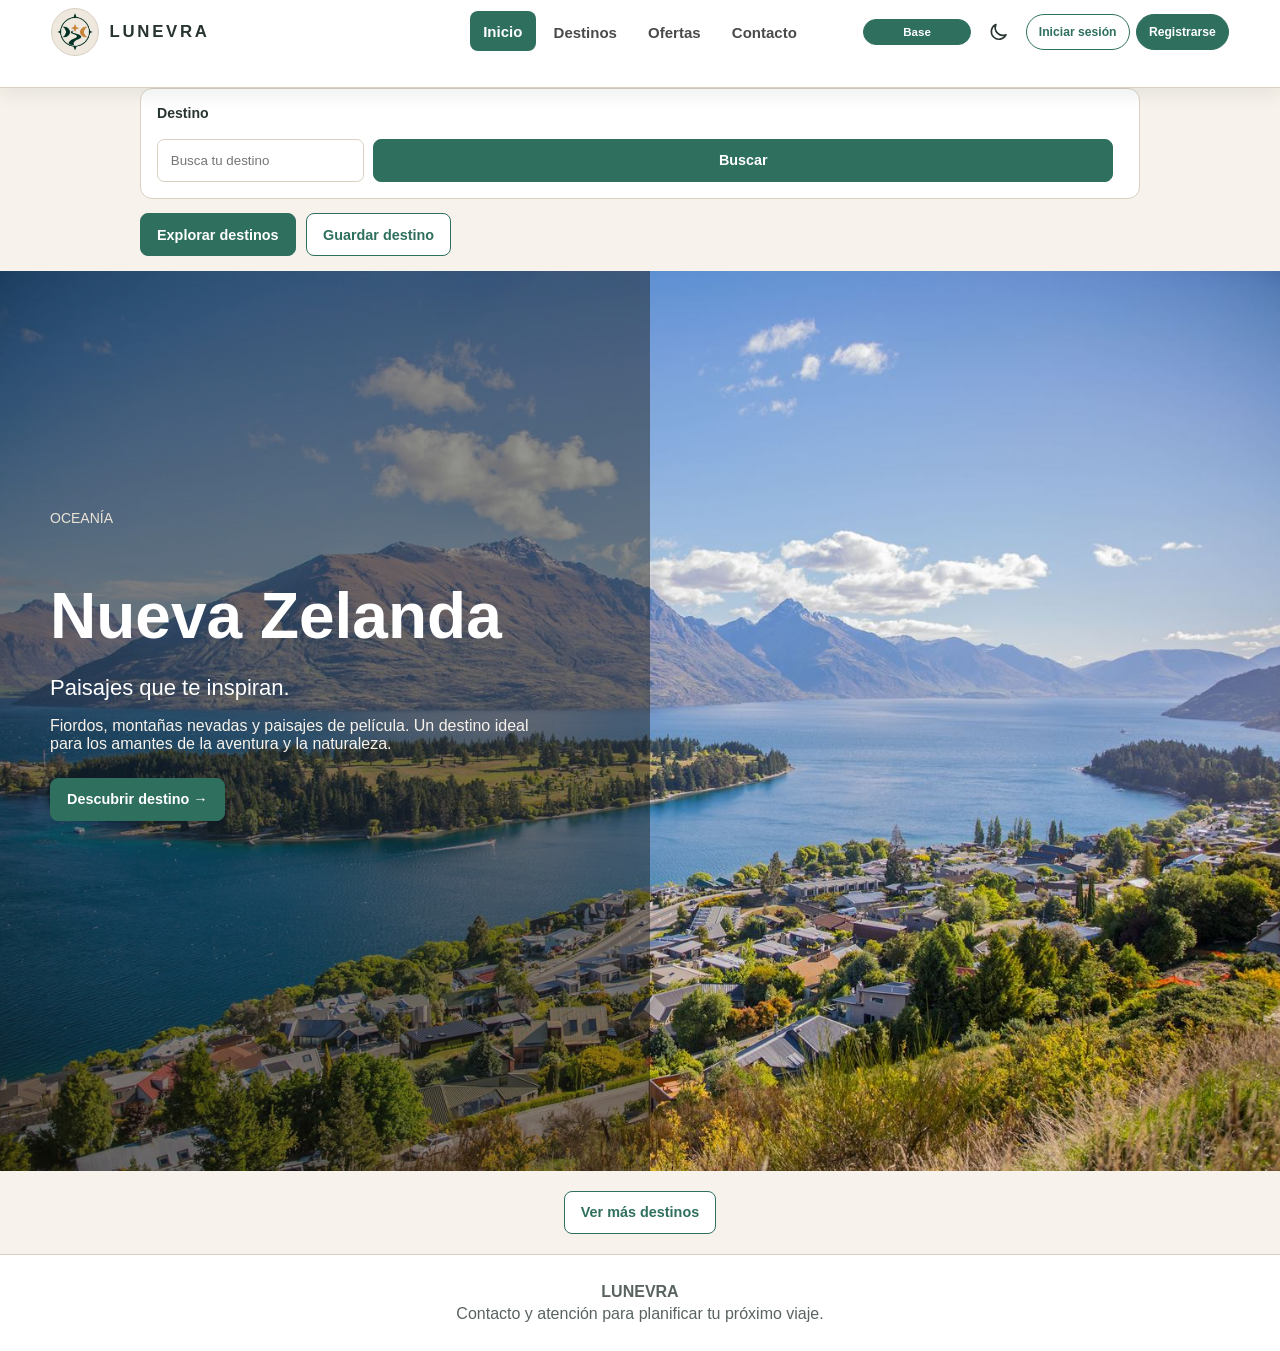
<file: index.html>
<!DOCTYPE html>

<html lang="es">

<head>

    <meta charset="UTF-8">

    <meta name="viewport" content="width=device-width, initial-scale=1.0">
    <meta name="description" content="Agencia de viajes Lunevra: busca tu destino, descubre Nueva Zelanda y explora paquetes a Filipinas, Indonesia e Islandia con vuelos, hoteles y tours incluidos.">
    <link rel="icon" type="image/png" href="img/logo-lunevra-d.png">

    <link rel="stylesheet" href="variables.css" />
    <link rel="stylesheet" href="Styles.css" />

    <link rel="stylesheet" href="destinos.css" />
    <link rel="stylesheet" href="accesibilidad.css" />

    <title>LUNEVRA</title>

   

</head>

<body>
  <a class="salto-contenido" href="#contenido-principal">Saltar al contenido principal</a>
  <input class="control-estado" type="radio" name="paleta" id="paleta-base" checked>
  <input class="control-estado" type="radio" name="paleta" id="paleta-protanopia">
  <input class="control-estado" type="radio" name="paleta" id="paleta-deuteranopia">
  <input class="control-estado" type="radio" name="paleta" id="paleta-tritanopia">
  <input class="control-estado" type="checkbox" id="modo-nocturno">

  <div class="sitio">
    <header class="encabezado" id="Arriba">
      <div class="marca-bloque">
        <a class="marca" href="index.html" aria-label="Ir al inicio de Lunevra">
          <span class="marca-icono"><img src="img/logo-lunevra-d.png" alt="Logo de Lunevra"></span>
          <span class="marca-texto"><strong>LUNEVRA</strong></span>
        </a>
      </div>
      <img src="img/avion.png" alt="" class="avion-fondo">

      <input class="menu-control" type="checkbox" id="menu-control">
      <label class="boton-menu" for="menu-control" aria-label="Abrir o cerrar el menú">☰</label>

      <nav class="navegacion" aria-label="Navegación principal">
        <ul class="menu">
          <li><a href="index.html" aria-current="page">Inicio</a></li>
          <li><a href="destinos.html">Destinos</a></li>
          <li><a href="destinos.html#ofertas">Ofertas</a></li>
          <li><a href="#contacto">Contacto</a></li>
        </ul>
      </nav>

      <div class="acciones-header">
        <fieldset class="selector-vision">
          <legend class="solo-lectura">Modo de color</legend>
          <label for="paleta-protanopia">Base</label>
          <label for="paleta-deuteranopia">Protanopía</label>
          <label for="paleta-tritanopia">Deuteranopía</label>
          <label for="paleta-base">Tritanopía</label>
        </fieldset>
        <label class="boton-modo boton-modo-icono" for="modo-nocturno" aria-label="Activar o desactivar modo nocturno" title="Cambiar modo de color"><svg class="icono-tema icono-luna" viewBox="0 0 24 24" aria-hidden="true"><path d="M20 15.2A8.5 8.5 0 0 1 8.8 4a8.5 8.5 0 1 0 11.2 11.2Z"/></svg><svg class="icono-tema icono-sol" viewBox="0 0 24 24" aria-hidden="true"><circle cx="12" cy="12" r="4"/><path d="M12 2v2M12 20v2M4.9 4.9l1.4 1.4M17.7 17.7l1.4 1.4M2 12h2M20 12h2M4.9 19.1l1.4-1.4M17.7 6.3l1.4-1.4"/></svg></label>
        <div class="cuenta">
          <a class="boton-cuenta-secundario" href="#acceso">Iniciar sesión</a>
          <a class="boton-cuenta" href="#registro">Registrarse</a>
        </div>
      </div>
    </header>

    <main id="contenido-principal" tabindex="-1">

    <section class="hero">



      <div class="contenedor">

        <form class="buscador-hero" action="destinos.html" method="get">

          <label for="destino">Destino</label>

          <input type="search" name="destino" id="destino" placeholder="Busca tu destino">

          <button type="submit">Buscar</button>

        </form>

        <div class="hero-acciones">

          <a href="destinos.html" class="boton-primario">Explorar destinos</a>

          <a href="#destino-guardado" class="boton-secundario">Guardar destino</a>

        </div>

      </div>

      <article class="pais-destacado">

        <div class="pais-destacado-overlay">

          <p class="pais-destacado-ubicacion">Oceanía</p>

          <h2>Nueva Zelanda</h2>

          <p class="pais-destacado-subtitulo">Paisajes que te inspiran.</p>

          <p class="descripcion">Fiordos, montañas nevadas y paisajes de película. Un destino ideal para los amantes de la aventura y la naturaleza.</p>

          <a href="nueva-zelanda.html" class="boton-primario">Descubrir destino →</a>

        </div>

      </article>



      <div class="contenedor">

        <p class="ver-mas-contenedor">

          <a href="destinos.html" class="boton-secundario">Ver más destinos</a>

        </p>

      </div>



    </section>

    </main>

    <footer class="pie-pagina" id="contacto">
      <p><strong>LUNEVRA</strong></p>
      <p>Contacto y atención para planificar tu próximo viaje.</p>
    </footer>

    <section class="modal-cuenta" id="acceso" aria-labelledby="titulo-acceso">
      <div class="modal-cuenta-contenido">
        <a class="modal-cerrar-cuenta" href="#Arriba" aria-label="Cerrar">×</a>
        <h2 id="titulo-acceso">Iniciar sesión</h2>
        <p>Ingresa tus datos para continuar.</p>
        <form action="#Arriba" method="get">
          <label for="correo-acceso">Correo</label>
          <input type="email" id="correo-acceso" name="correo" required>
          <label for="clave-acceso">Contraseña</label>
          <input type="password" id="clave-acceso" name="clave" required>
          <button class="boton-primario" type="submit">Ingresar</button>
        </form>
      </div>
    </section>

    <section class="modal-cuenta" id="registro" aria-labelledby="titulo-registro">
      <div class="modal-cuenta-contenido">
        <a class="modal-cerrar-cuenta" href="#Arriba" aria-label="Cerrar">×</a>
        <h2 id="titulo-registro">Crear cuenta</h2>
        <p>Registra tus datos básicos.</p>
        <form action="#Arriba" method="get">
          <label for="nombre-registro">Nombre</label>
          <input type="text" id="nombre-registro" name="nombre" required>
          <label for="correo-registro">Correo</label>
          <input type="email" id="correo-registro" name="correo" required>
          <button class="boton-primario" type="submit">Registrarme</button>
        </form>
      </div>
    </section>

    <section class="modal-cuenta" id="destino-guardado" aria-labelledby="titulo-guardado">
      <div class="modal-cuenta-contenido">
        <a class="modal-cerrar-cuenta" href="#Arriba" aria-label="Cerrar">×</a>
        <h2 id="titulo-guardado">Destino guardado</h2>
        <p>Nueva Zelanda quedó guardada en tu lista local de favoritos.</p>
        <a class="boton-primario" href="destinos.html">Explorar más destinos</a>
      </div>
    </section>
  </div>
</body>
</html>
</file>
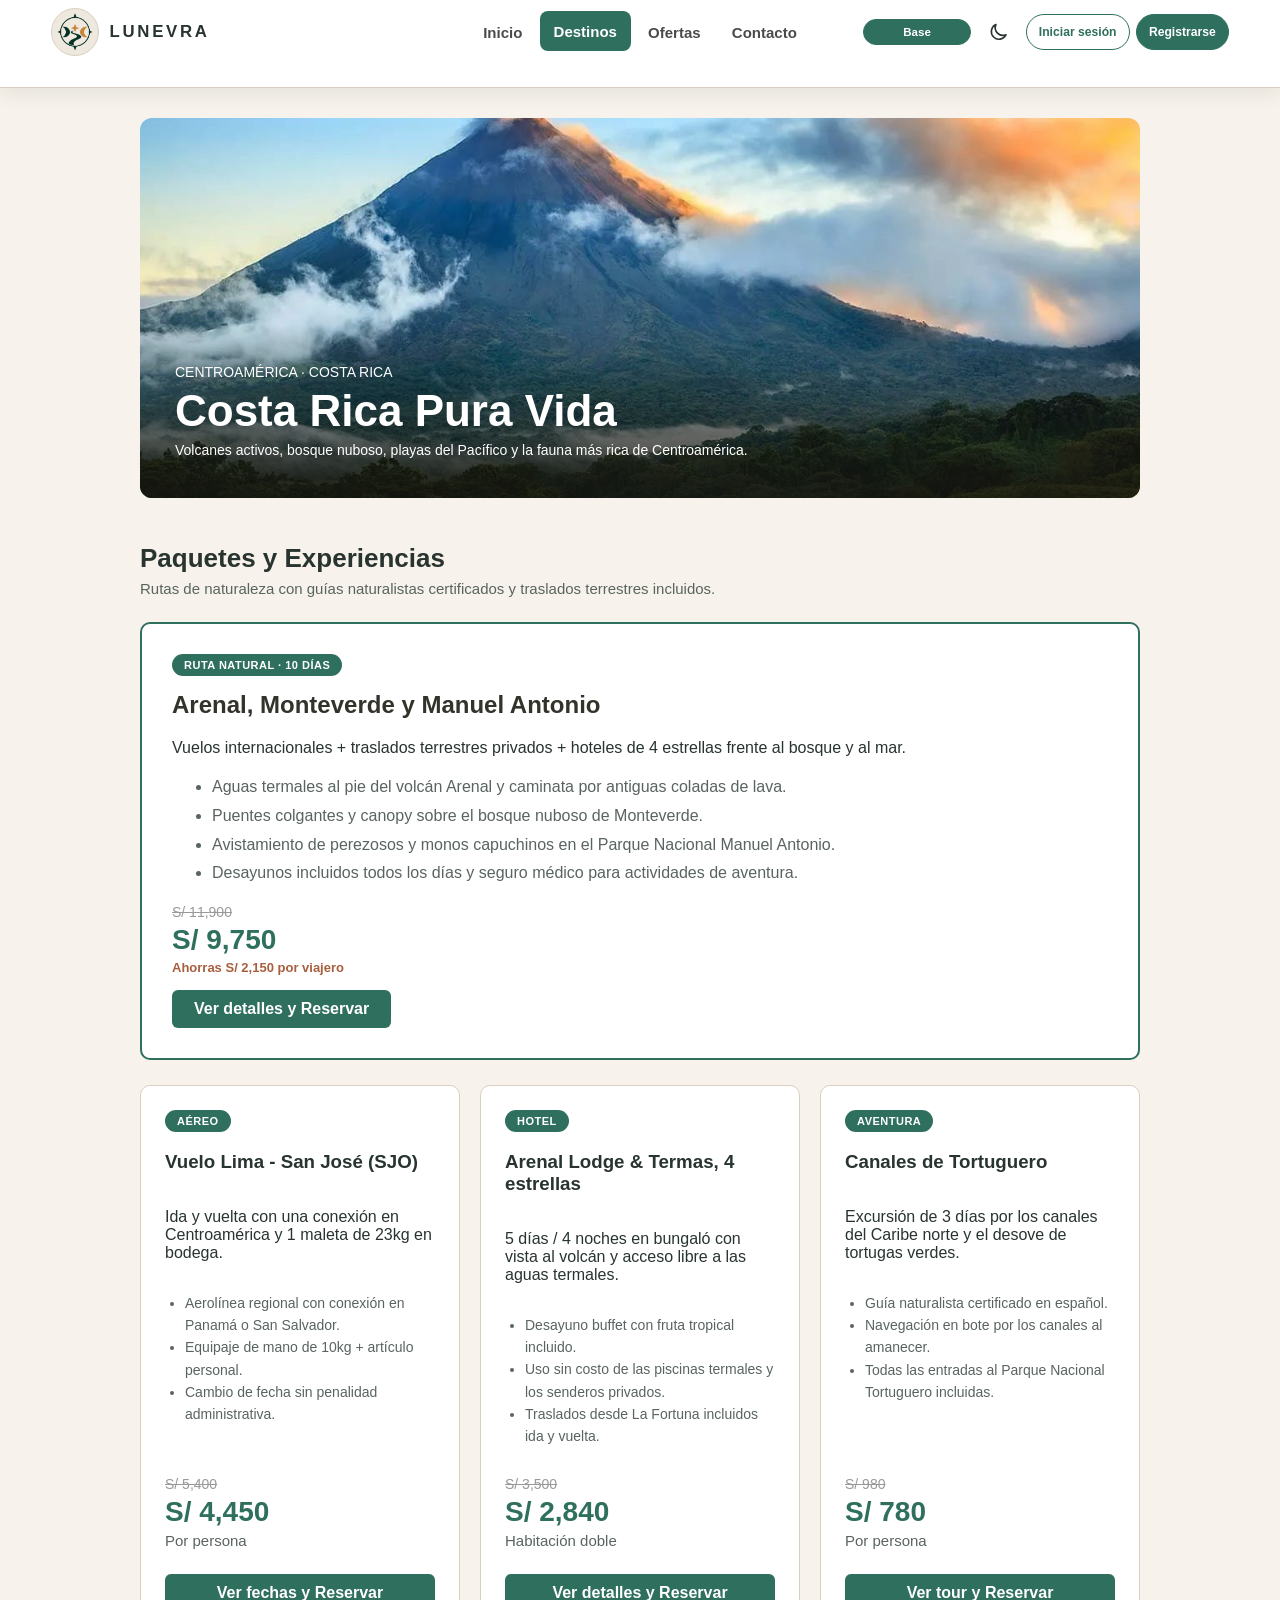
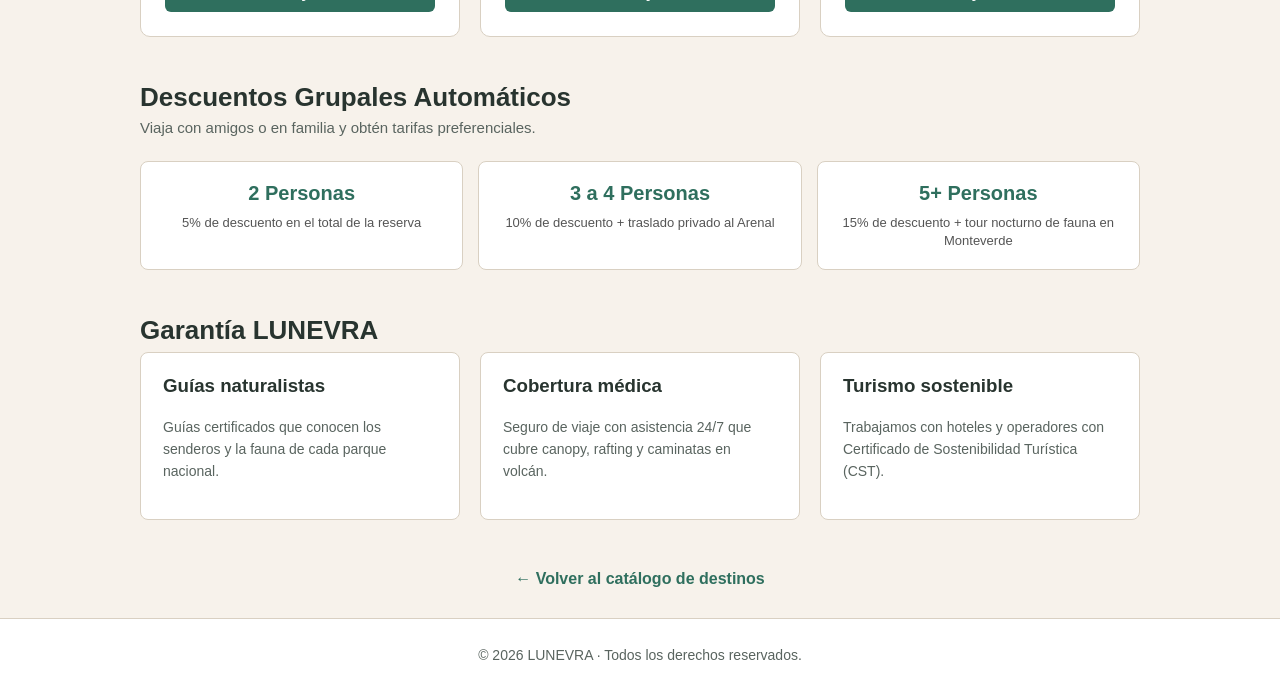
<file: costa-rica.html>
<!DOCTYPE html>
<html lang="es">
<head>
    <meta charset="UTF-8">
    <meta name="viewport" content="width=device-width, initial-scale=1.0">
    <meta name="description" content="Viaja a Costa Rica con Lunevra: volcán Arenal, bosque nuboso de Monteverde, Manuel Antonio y los canales de Tortuguero, con vuelos, hoteles y guías naturalistas.">
    <link rel="icon" type="image/png" href="img/logo-lunevra-d.png">
    <link rel="stylesheet" href="variables.css" />
    <link rel="stylesheet" href="Styles.css">
    <link rel="stylesheet" href="costa-rica.css">
    <link rel="stylesheet" href="accesibilidad.css">
    <title>Costa Rica - LUNEVRA</title>
</head>
<body>
    <a class="salto-contenido" href="#contenido-principal">Saltar al contenido principal</a>
    <input class="control-estado" type="radio" name="paleta" id="paleta-base" checked>
    <input class="control-estado" type="radio" name="paleta" id="paleta-protanopia">
    <input class="control-estado" type="radio" name="paleta" id="paleta-deuteranopia">
    <input class="control-estado" type="radio" name="paleta" id="paleta-tritanopia">
    <input class="control-estado" type="checkbox" id="modo-nocturno">
    <div class="sitio">

    <div class="transicion-viaje">
        <img src="img/avion.png" alt="Avión Lunevra" class="avion-transicion">
        <p>Preparando tu viaje a Costa Rica...</p>
        <div class="barra-transicion">
            <div class="progreso-transicion"></div>
        </div>
    </div>

    <header class="encabezado" id="Arriba">
        <div class="marca-bloque"><a class="marca" href="index.html" aria-label="Ir al inicio de Lunevra"><span class="marca-icono"><img src="img/logo-lunevra-d.png" alt="Logo de Lunevra"></span><span class="marca-texto"><strong>LUNEVRA</strong></span></a></div>
        <img src="img/avion.png" alt="" class="avion-fondo">
        <input class="menu-control" type="checkbox" id="menu-control"><label class="boton-menu" for="menu-control" aria-label="Abrir o cerrar el menú">☰</label>
        <nav class="navegacion" aria-label="Navegación principal"><ul class="menu"><li><a href="index.html">Inicio</a></li><li><a href="destinos.html" aria-current="page">Destinos</a></li><li><a href="#ofertas">Ofertas</a></li><li><a href="#contacto">Contacto</a></li></ul></nav>
        <div class="acciones-header"><fieldset class="selector-vision"><legend class="solo-lectura">Modo de color</legend><label for="paleta-protanopia">Base</label><label for="paleta-deuteranopia">Protanopía</label><label for="paleta-tritanopia">Deuteranopía</label><label for="paleta-base">Tritanopía</label></fieldset><label class="boton-modo boton-modo-icono" for="modo-nocturno" aria-label="Activar o desactivar modo nocturno" title="Cambiar modo de color"><svg class="icono-tema icono-luna" viewBox="0 0 24 24" aria-hidden="true"><path d="M20 15.2A8.5 8.5 0 0 1 8.8 4a8.5 8.5 0 1 0 11.2 11.2Z"/></svg><svg class="icono-tema icono-sol" viewBox="0 0 24 24" aria-hidden="true"><circle cx="12" cy="12" r="4"/><path d="M12 2v2M12 20v2M4.9 4.9l1.4 1.4M17.7 17.7l1.4 1.4M2 12h2M20 12h2M4.9 19.1l1.4-1.4M17.7 6.3l1.4-1.4"/></svg></label><div class="cuenta"><a class="boton-cuenta-secundario" href="#acceso">Iniciar sesión</a><a class="boton-cuenta" href="#registro">Registrarse</a></div></div>
    </header>

    <main class="pagina-destino" id="contenido-principal" tabindex="-1">
        <section class="cabecera-destino">
            <img src="img/costa-rica.jpg" alt="Volcán Arenal y selva tropical de Costa Rica">
            <div class="cabecera-texto">
                <p>CENTROAMÉRICA · COSTA RICA</p>
                <h1>Costa Rica Pura Vida</h1>
                <p>Volcanes activos, bosque nuboso, playas del Pacífico y la fauna más rica de Centroamérica.</p>
            </div>
        </section>

        <section class="seccion" id="ofertas">
            <h2 class="titulo-seccion">Paquetes y Experiencias</h2>
            <p class="subtitulo">Rutas de naturaleza con guías naturalistas certificados y traslados terrestres incluidos.</p>

            <article class="oferta-destacada">
                <span class="etiqueta">RUTA NATURAL · 10 DÍAS</span>
                <h2>Arenal, Monteverde y Manuel Antonio</h2>
                <p>Vuelos internacionales + traslados terrestres privados + hoteles de 4 estrellas frente al bosque y al mar.</p>
                <ul>
                    <li>Aguas termales al pie del volcán Arenal y caminata por antiguas coladas de lava.</li>
                    <li>Puentes colgantes y canopy sobre el bosque nuboso de Monteverde.</li>
                    <li>Avistamiento de perezosos y monos capuchinos en el Parque Nacional Manuel Antonio.</li>
                    <li>Desayunos incluidos todos los días y seguro médico para actividades de aventura.</li>
                </ul>
                <p class="precio-regular">S/ 11,900</p>
                <p class="precio">S/ 9,750</p>
                <span class="ahorro">Ahorras S/ 2,150 por viajero</span>
                <div>
                    <a href="#modal-paquete" class="boton-oferta">Ver detalles y Reservar</a>
                </div>
            </article>

            <div class="ofertas">
                <article class="oferta">
                    <span class="etiqueta">AÉREO</span>
                    <h3>Vuelo Lima - San José (SJO)</h3>
                    <p>Ida y vuelta con una conexión en Centroamérica y 1 maleta de 23kg en bodega.</p>
                    <ul>
                        <li>Aerolínea regional con conexión en Panamá o San Salvador.</li>
                        <li>Equipaje de mano de 10kg + artículo personal.</li>
                        <li>Cambio de fecha sin penalidad administrativa.</li>
                    </ul>
                    <p class="precio-regular">S/ 5,400</p>
                    <p class="precio">S/ 4,450</p>
                    <p class="subtitulo">Por persona</p>
                    <a href="#modal-vuelo" class="boton-oferta">Ver fechas y Reservar</a>
                </article>

                <article class="oferta">
                    <span class="etiqueta">HOTEL</span>
                    <h3>Arenal Lodge & Termas, 4 estrellas</h3>
                    <p>5 días / 4 noches en bungaló con vista al volcán y acceso libre a las aguas termales.</p>
                    <ul>
                        <li>Desayuno buffet con fruta tropical incluido.</li>
                        <li>Uso sin costo de las piscinas termales y los senderos privados.</li>
                        <li>Traslados desde La Fortuna incluidos ida y vuelta.</li>
                    </ul>
                    <p class="precio-regular">S/ 3,500</p>
                    <p class="precio">S/ 2,840</p>
                    <p class="subtitulo">Habitación doble</p>
                    <a href="#modal-hotel" class="boton-oferta">Ver detalles y Reservar</a>
                </article>

                <article class="oferta">
                    <span class="etiqueta">AVENTURA</span>
                    <h3>Canales de Tortuguero</h3>
                    <p>Excursión de 3 días por los canales del Caribe norte y el desove de tortugas verdes.</p>
                    <ul>
                        <li>Guía naturalista certificado en español.</li>
                        <li>Navegación en bote por los canales al amanecer.</li>
                        <li>Todas las entradas al Parque Nacional Tortuguero incluidas.</li>
                    </ul>
                    <p class="precio-regular">S/ 980</p>
                    <p class="precio">S/ 780</p>
                    <p class="subtitulo">Por persona</p>
                    <a href="#modal-tour" class="boton-oferta">Ver tour y Reservar</a>
                </article>
            </div>
        </section>

        <h2 class="titulo-seccion">Descuentos Grupales Automáticos</h2>
        <p class="subtitulo">Viaja con amigos o en familia y obtén tarifas preferenciales.</p>
        <section class="promociones">
            <div class="promocion">
                <p>2 Personas</p>
                <small>5% de descuento en el total de la reserva</small>
            </div>
            <div class="promocion">
                <p>3 a 4 Personas</p>
                <small>10% de descuento + traslado privado al Arenal</small>
            </div>
            <div class="promocion">
                <p>5+ Personas</p>
                <small>15% de descuento + tour nocturno de fauna en Monteverde</small>
            </div>
        </section>

        <h2 class="titulo-seccion">Garantía LUNEVRA</h2>
        <div class="servicios">
            <article>
                <h3>Guías naturalistas</h3>
                <p>Guías certificados que conocen los senderos y la fauna de cada parque nacional.</p>
            </article>
            <article>
                <h3>Cobertura médica</h3>
                <p>Seguro de viaje con asistencia 24/7 que cubre canopy, rafting y caminatas en volcán.</p>
            </article>
            <article>
                <h3>Turismo sostenible</h3>
                <p>Trabajamos con hoteles y operadores con Certificado de Sostenibilidad Turística (CST).</p>
            </article>
        </div>

        <div class="volver">
            <a href="destinos.html">← Volver al catálogo de destinos</a>
        </div>
    </main>

    <div id="modal-paquete" class="modal-viaje">
        <div class="modal-contenido">
            <a href="#ofertas" class="modal-cerrar">&times;</a>
            <div class="modal-avion-box">
                <img src="img/avion.png" alt="Avión" class="avion-miniatura">
                <div class="barra-modal"><div class="progreso-modal"></div></div>
            </div>
            <h3>Arenal, Monteverde y Manuel Antonio</h3>
            <p class="modal-subtitulo">Detalle de reserva y pasarela de pago</p>
            <div class="caja-itinerario">
                <ul>
                    <li>Vuelos internacionales Lima - San José - Lima con una conexión.</li>
                    <li>9 noches en hoteles seleccionados de 4 estrellas con desayuno diario.</li>
                    <li>Traslados terrestres privados entre Arenal, Monteverde y Manuel Antonio.</li>
                    <li>Todas las entradas a parques nacionales y aguas termales incluidas.</li>
                </ul>
            </div>
            <form action="#" method="get" class="form-pago">
                <div class="fila-campos">
                    <div>
                        <label>Fecha de salida:</label>
                        <input type="date" required>
                    </div>
                    <div>
                        <label>Pasajeros:</label>
                        <select>
                            <option>1 Viajero (Tarifa regular)</option>
                            <option>2 Viajeros (5% Dcto.)</option>
                            <option>3 Viajeros (10% Dcto.)</option>
                            <option>4+ Viajeros (15% Dcto. Grupal)</option>
                        </select>
                    </div>
                </div>
                <p class="titulo-metodos">Selecciona tu método de pago:</p>
                <div class="grilla-pagos">
                    <label class="opcion-banco">
                        <input type="radio" name="pago_paquete" checked>
                        <span><strong>BCP / LATAM Pass</strong><small>Acumula millas y acceso a cuotas</small></span>
                    </label>
                    <label class="opcion-banco">
                        <input type="radio" name="pago_paquete">
                        <span><strong>BBVA</strong><small>Hasta 3 cuotas sin intereses</small></span>
                    </label>
                    <label class="opcion-banco">
                        <input type="radio" name="pago_paquete">
                        <span><strong>Interbank</strong><small>Transferencia directa y Millas Benefit</small></span>
                    </label>
                    <label class="opcion-banco">
                        <input type="radio" name="pago_paquete">
                        <span><strong>Mastercard</strong><small>Tarjeta de crédito / débito internacional</small></span>
                    </label>
                    <label class="opcion-banco">
                        <input type="radio" name="pago_paquete">
                        <span><strong>Western Union</strong><small>Pago en efectivo en ventanilla o agente</small></span>
                    </label>
                </div>
                <button type="submit" class="boton-confirmar">Confirmar Reserva de Paquete</button>
            </form>
        </div>
    </div>

    <div id="modal-vuelo" class="modal-viaje">
        <div class="modal-contenido">
            <a href="#ofertas" class="modal-cerrar">&times;</a>
            <div class="modal-avion-box">
                <img src="img/avion.png" alt="Avión" class="avion-miniatura">
                <div class="barra-modal"><div class="progreso-modal"></div></div>
            </div>
            <h3>Vuelo Lima - San José (Ida y Vuelta)</h3>
            <p class="modal-subtitulo">Detalle de boletos aéreos y pago</p>
            <div class="caja-itinerario">
                <ul>
                    <li>1 maleta de 23kg en bodega + 1 equipaje de mano de 10kg por persona.</li>
                    <li>Comidas y bebidas a bordo incluidas en el tramo internacional.</li>
                    <li>Permite un cambio de fecha sin cargo adicional.</li>
                </ul>
            </div>
            <form action="#" method="get" class="form-pago">
                <div class="fila-campos">
                    <div>
                        <label>Fecha de salida:</label>
                        <input type="date" required>
                    </div>
                    <div>
                        <label>Fecha de regreso:</label>
                        <input type="date" required>
                    </div>
                </div>
                <p class="titulo-metodos">Selecciona tu método de pago:</p>
                <div class="grilla-pagos">
                    <label class="opcion-banco"><input type="radio" name="pago_vuelo" checked> <span><strong>BCP / LATAM Pass</strong><small>Acumula tus millas de vuelo</small></span></label>
                    <label class="opcion-banco"><input type="radio" name="pago_vuelo"> <span><strong>BBVA</strong><small>Cuotas sin intereses</small></span></label>
                    <label class="opcion-banco"><input type="radio" name="pago_vuelo"> <span><strong>Interbank</strong><small>Débito o crédito</small></span></label>
                    <label class="opcion-banco"><input type="radio" name="pago_vuelo"> <span><strong>Mastercard</strong><small>Protección al viajero</small></span></label>
                    <label class="opcion-banco"><input type="radio" name="pago_vuelo"> <span><strong>Western Union</strong><small>Depósito en agente</small></span></label>
                </div>
                <button type="submit" class="boton-confirmar">Confirmar Reserva de Vuelo</button>
            </form>
        </div>
    </div>

    <div id="modal-hotel" class="modal-viaje">
        <div class="modal-contenido">
            <a href="#ofertas" class="modal-cerrar">&times;</a>
            <div class="modal-avion-box">
                <img src="img/avion.png" alt="Avión" class="avion-miniatura">
                <div class="barra-modal"><div class="progreso-modal"></div></div>
            </div>
            <h3>Arenal Lodge & Termas, 4 estrellas</h3>
            <p class="modal-subtitulo">Detalle de hospedaje y pago</p>
            <div class="caja-itinerario">
                <ul>
                    <li>Bungaló con terraza privada y vista directa al volcán Arenal.</li>
                    <li>Acceso ilimitado a las piscinas de aguas termales del lodge.</li>
                    <li>Recogida y traslado desde La Fortuna incluido.</li>
                </ul>
            </div>
            <form action="#" method="get" class="form-pago">
                <div class="fila-campos">
                    <div>
                        <label>Fecha Check-in:</label>
                        <input type="date" required>
                    </div>
                    <div>
                        <label>Fecha Check-out:</label>
                        <input type="date" required>
                    </div>
                </div>
                <p class="titulo-metodos">Selecciona tu método de pago:</p>
                <div class="grilla-pagos">
                    <label class="opcion-banco"><input type="radio" name="pago_hotel" checked> <span><strong>BCP / LATAM Pass</strong><small>Acumulación directa</small></span></label>
                    <label class="opcion-banco"><input type="radio" name="pago_hotel"> <span><strong>BBVA</strong><small>Pago seguro en cuotas</small></span></label>
                    <label class="opcion-banco"><input type="radio" name="pago_hotel"> <span><strong>Interbank</strong><small>Transferencia bancaria</small></span></label>
                    <label class="opcion-banco"><input type="radio" name="pago_hotel"> <span><strong>Mastercard</strong><small>Aceptación mundial</small></span></label>
                    <label class="opcion-banco"><input type="radio" name="pago_hotel"> <span><strong>Western Union</strong><small>Pago en ventanilla</small></span></label>
                </div>
                <button type="submit" class="boton-confirmar">Confirmar Estadía de Hotel</button>
            </form>
        </div>
    </div>

    <div id="modal-tour" class="modal-viaje">
        <div class="modal-contenido">
            <a href="#ofertas" class="modal-cerrar">&times;</a>
            <div class="modal-avion-box">
                <img src="img/avion.png" alt="Avión" class="avion-miniatura">
                <div class="barra-modal"><div class="progreso-modal"></div></div>
            </div>
            <h3>Canales de Tortuguero</h3>
            <p class="modal-subtitulo">Detalle de la excursión y pago</p>
            <div class="caja-itinerario">
                <ul>
                    <li>Navegación guiada por los canales en busca de caimanes y aves.</li>
                    <li>Caminata nocturna de observación del desove de tortugas verdes (según temporada).</li>
                    <li>Almuerzo típico costarricense a bordo de la lancha.</li>
                </ul>
            </div>
            <form action="#" method="get" class="form-pago">
                <div class="fila-campos">
                    <div>
                        <label>Fecha de la actividad:</label>
                        <input type="date" required>
                    </div>
                    <div>
                        <label>Cantidad de personas:</label>
                        <input type="number" min="1" value="1" required>
                    </div>
                </div>
                <p class="titulo-metodos">Selecciona tu método de pago:</p>
                <div class="grilla-pagos">
                    <label class="opcion-banco"><input type="radio" name="pago_tour" checked> <span><strong>BCP / LATAM Pass</strong><small>Pago rápido</small></span></label>
                    <label class="opcion-banco"><input type="radio" name="pago_tour"> <span><strong>BBVA</strong><small>Banca digital</small></span></label>
                    <label class="opcion-banco"><input type="radio" name="pago_tour"> <span><strong>Interbank</strong><small>Transferencia inmediata</small></span></label>
                    <label class="opcion-banco"><input type="radio" name="pago_tour"> <span><strong>Mastercard</strong><small>Pago seguro</small></span></label>
                    <label class="opcion-banco"><input type="radio" name="pago_tour"> <span><strong>Western Union</strong><small>Giro en efectivo</small></span></label>
                </div>
                <button type="submit" class="boton-confirmar">Confirmar Excursión</button>
            </form>
        </div>
    </div>

    <footer class="pie-pagina" id="contacto">
        <p>© 2026 LUNEVRA · Todos los derechos reservados.</p>
    </footer>
    <section class="modal-cuenta" id="acceso" aria-labelledby="titulo-acceso"><div class="modal-cuenta-contenido"><a class="modal-cerrar-cuenta" href="#Arriba" aria-label="Cerrar">×</a><h2 id="titulo-acceso">Iniciar sesión</h2><p>Ingresa tus datos para continuar.</p><form action="#Arriba" method="get"><label for="correo-acceso">Correo</label><input type="email" id="correo-acceso" name="correo" required><label for="clave-acceso">Contraseña</label><input type="password" id="clave-acceso" name="clave" required><button class="boton-primario" type="submit">Ingresar</button></form></div></section>
    <section class="modal-cuenta" id="registro" aria-labelledby="titulo-registro"><div class="modal-cuenta-contenido"><a class="modal-cerrar-cuenta" href="#Arriba" aria-label="Cerrar">×</a><h2 id="titulo-registro">Crear cuenta</h2><p>Registra tus datos básicos.</p><form action="#Arriba" method="get"><label for="nombre-registro">Nombre</label><input type="text" id="nombre-registro" name="nombre" required><label for="correo-registro">Correo</label><input type="email" id="correo-registro" name="correo" required><button class="boton-primario" type="submit">Registrarme</button></form></div></section>
    </div>
</body>
</html>
</file>
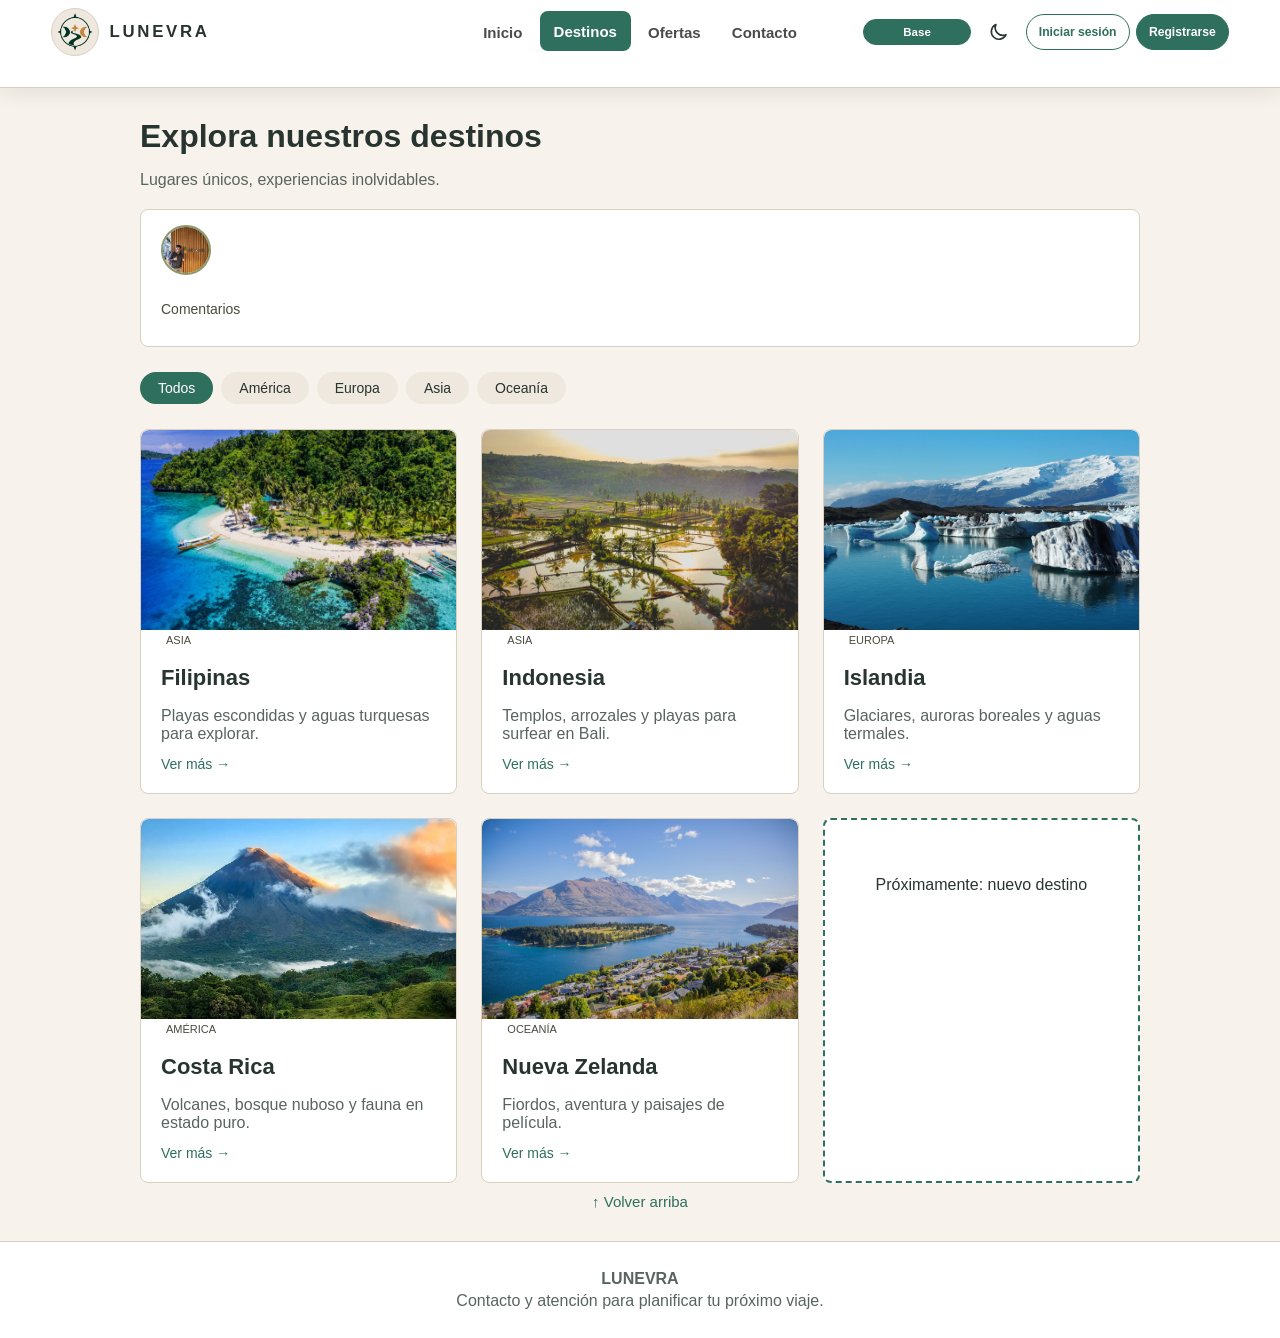
<file: destinos.html>
<!DOCTYPE html>
<html lang="es">
<head>
    <meta charset="UTF-8">
    <meta name="viewport" content="width=device-width, initial-scale=1.0">
    <meta name="description" content="Catálogo de destinos Lunevra: filtra por región y compara Filipinas, Indonesia e Islandia con fotos, descripciones y el detalle de cada viaje.">
    <link rel="icon" type="image/png" href="img/logo-lunevra-d.png">
    <link rel="stylesheet" href="variables.css" />
    <link rel="stylesheet" href="Styles.css" />
    <link rel="stylesheet" href="destinos.css" />
    <link rel="stylesheet" href="accesibilidad.css" />
    <title>Destinos - LUNEVRA</title>
</head>
<body>
  <a class="salto-contenido" href="#contenido-principal">Saltar al contenido principal</a>
  <input class="control-estado" type="radio" name="paleta" id="paleta-base" checked>
  <input class="control-estado" type="radio" name="paleta" id="paleta-protanopia">
  <input class="control-estado" type="radio" name="paleta" id="paleta-deuteranopia">
  <input class="control-estado" type="radio" name="paleta" id="paleta-tritanopia">
  <input class="control-estado" type="checkbox" id="modo-nocturno">
  <div class="sitio">
    <header class="encabezado" id="Arriba">
      <div class="marca-bloque">
        <a class="marca" href="index.html" aria-label="Ir al inicio de Lunevra">
          <span class="marca-icono"><img src="img/logo-lunevra-d.png" alt="Logo de Lunevra"></span>
          <span class="marca-texto"><strong>LUNEVRA</strong></span>
        </a>
      </div>
      <img src="img/avion.png" alt="" class="avion-fondo">
      <input class="menu-control" type="checkbox" id="menu-control">
      <label class="boton-menu" for="menu-control" aria-label="Abrir o cerrar el menú">☰</label>
      <nav class="navegacion" aria-label="Navegación principal">
        <ul class="menu">
          <li><a href="index.html">Inicio</a></li>
          <li><a href="destinos.html" aria-current="page">Destinos</a></li>
          <li><a href="#ofertas">Ofertas</a></li>
          <li><a href="#contacto">Contacto</a></li>
        </ul>
      </nav>
      <div class="acciones-header">
        <fieldset class="selector-vision">
          <legend class="solo-lectura">Modo de color</legend>
          <label for="paleta-protanopia">Base</label>
          <label for="paleta-deuteranopia">Protanopía</label>
          <label for="paleta-tritanopia">Deuteranopía</label>
          <label for="paleta-base">Tritanopía</label>
        </fieldset>
        <label class="boton-modo boton-modo-icono" for="modo-nocturno" aria-label="Activar o desactivar modo nocturno" title="Cambiar modo de color"><svg class="icono-tema icono-luna" viewBox="0 0 24 24" aria-hidden="true"><path d="M20 15.2A8.5 8.5 0 0 1 8.8 4a8.5 8.5 0 1 0 11.2 11.2Z"/></svg><svg class="icono-tema icono-sol" viewBox="0 0 24 24" aria-hidden="true"><circle cx="12" cy="12" r="4"/><path d="M12 2v2M12 20v2M4.9 4.9l1.4 1.4M17.7 17.7l1.4 1.4M2 12h2M20 12h2M4.9 19.1l1.4-1.4M17.7 6.3l1.4-1.4"/></svg></label>
        <div class="cuenta">
          <a class="boton-cuenta-secundario" href="#acceso">Iniciar sesión</a>
          <a class="boton-cuenta" href="#registro">Registrarse</a>
        </div>
      </div>
    </header>

    <main id="contenido-principal" tabindex="-1">
      <div class="contenedor" id="top">

        <h1 class="titulo-pagina">Explora nuestros destinos</h1>
        <p class="subtitulo-pagina">Lugares únicos, experiencias inolvidables.</p>

        <aside class="widget-usuario">
          <img src="img/avatar.jpeg" alt="Avatar de usuario" class="avatar">
          <p class="contador">Comentarios</p>
        </aside>

        <input class="control-filtro" type="radio" name="filtro" id="filtro-todos" checked>
        <input class="control-filtro" type="radio" name="filtro" id="filtro-america">
        <input class="control-filtro" type="radio" name="filtro" id="filtro-europa">
        <input class="control-filtro" type="radio" name="filtro" id="filtro-asia">
        <input class="control-filtro" type="radio" name="filtro" id="filtro-oceania">
        <div class="filtros-destinos" aria-label="Filtrar destinos por región">
          <label for="filtro-todos" class="filtro-btn">Todos</label>
          <label for="filtro-america" class="filtro-btn">América</label>
          <label for="filtro-europa" class="filtro-btn">Europa</label>
          <label for="filtro-asia" class="filtro-btn">Asia</label>
          <label for="filtro-oceania" class="filtro-btn">Oceanía</label>
        </div>

        <div class="grid-destinos" id="ofertas">

          <article class="tarjeta-destino" data-region="asia">
            <a class="tarjeta-destino-link" href="filipinas.html">
              <div class="tarjeta-destino-imagen">
                <img src="img/filipinas.jpg" alt="Playas de El Nido, Palawan, Filipinas" loading="lazy">
              </div>
              <p class="tarjeta-categoria">Asia</p>
              <div class="tarjeta-destino-texto">
                <h2>Filipinas</h2>
                <p class="descripcion">Playas escondidas y aguas turquesas para explorar.</p>
                <span class="enlace-ver-mas">Ver más →</span>
              </div>
            </a>
          </article>

          <article class="tarjeta-destino" data-region="asia">
            <a class="tarjeta-destino-link" href="indonesia.html">
              <div class="tarjeta-destino-imagen">
                <img src="img/indonesia.jpg" alt="Templos y arrozales de Bali, Indonesia" loading="lazy">
              </div>
              <p class="tarjeta-categoria">Asia</p>
              <div class="tarjeta-destino-texto">
                <h2>Indonesia</h2>
                <p class="descripcion">Templos, arrozales y playas para surfear en Bali.</p>
                <span class="enlace-ver-mas">Ver más →</span>
              </div>
            </a>
          </article>

          <article class="tarjeta-destino" data-region="europa">
            <a class="tarjeta-destino-link" href="islandia.html">
              <div class="tarjeta-destino-imagen">
                <img src="img/islandia.jpg" alt="Auroras boreales y glaciares de Islandia" loading="lazy">
              </div>
              <p class="tarjeta-categoria">Europa</p>
              <div class="tarjeta-destino-texto">
                <h2>Islandia</h2>
                <p class="descripcion">Glaciares, auroras boreales y aguas termales.</p>
                <span class="enlace-ver-mas">Ver más →</span>
              </div>
            </a>
          </article>

          <article class="tarjeta-destino" data-region="america">
            <a class="tarjeta-destino-link" href="costa-rica.html">
              <div class="tarjeta-destino-imagen">
                <img src="img/costa-rica.jpg" alt="Volcán Arenal y selva tropical de Costa Rica" loading="lazy">
              </div>
              <p class="tarjeta-categoria">América</p>
              <div class="tarjeta-destino-texto">
                <h2>Costa Rica</h2>
                <p class="descripcion">Volcanes, bosque nuboso y fauna en estado puro.</p>
                <span class="enlace-ver-mas">Ver más →</span>
              </div>
            </a>
          </article>

          <article class="tarjeta-destino" data-region="oceania">
            <a class="tarjeta-destino-link" href="nueva-zelanda.html">
              <div class="tarjeta-destino-imagen">
                <img src="img/nueva-zelanda.jpg" alt="Fiordos y montañas nevadas de Nueva Zelanda" loading="lazy">
              </div>
              <p class="tarjeta-categoria">Oceanía</p>
              <div class="tarjeta-destino-texto">
                <h2>Nueva Zelanda</h2>
                <p class="descripcion">Fiordos, aventura y paisajes de película.</p>
                <span class="enlace-ver-mas">Ver más →</span>
              </div>
            </a>
          </article>

          <article class="tarjeta-proximamente" data-region="proximamente">
            <p>Próximamente: nuevo destino</p>
          </article>

        </div>

        <p class="volver-arriba"><a href="#top">↑ Volver arriba</a></p>

      </div>
    </main>
    <footer class="pie-pagina" id="contacto">
      <p><strong>LUNEVRA</strong></p>
      <p>Contacto y atención para planificar tu próximo viaje.</p>
    </footer>
    <section class="modal-cuenta" id="acceso" aria-labelledby="titulo-acceso">
      <div class="modal-cuenta-contenido"><a class="modal-cerrar-cuenta" href="#Arriba" aria-label="Cerrar">×</a><h2 id="titulo-acceso">Iniciar sesión</h2><p>Ingresa tus datos para continuar.</p><form action="#Arriba" method="get"><label for="correo-acceso">Correo</label><input type="email" id="correo-acceso" name="correo" required><label for="clave-acceso">Contraseña</label><input type="password" id="clave-acceso" name="clave" required><button class="boton-primario" type="submit">Ingresar</button></form></div>
    </section>
    <section class="modal-cuenta" id="registro" aria-labelledby="titulo-registro">
      <div class="modal-cuenta-contenido"><a class="modal-cerrar-cuenta" href="#Arriba" aria-label="Cerrar">×</a><h2 id="titulo-registro">Crear cuenta</h2><p>Registra tus datos básicos.</p><form action="#Arriba" method="get"><label for="nombre-registro">Nombre</label><input type="text" id="nombre-registro" name="nombre" required><label for="correo-registro">Correo</label><input type="email" id="correo-registro" name="correo" required><button class="boton-primario" type="submit">Registrarme</button></form></div>
    </section>
  </div>
</body>
</html>
</file>
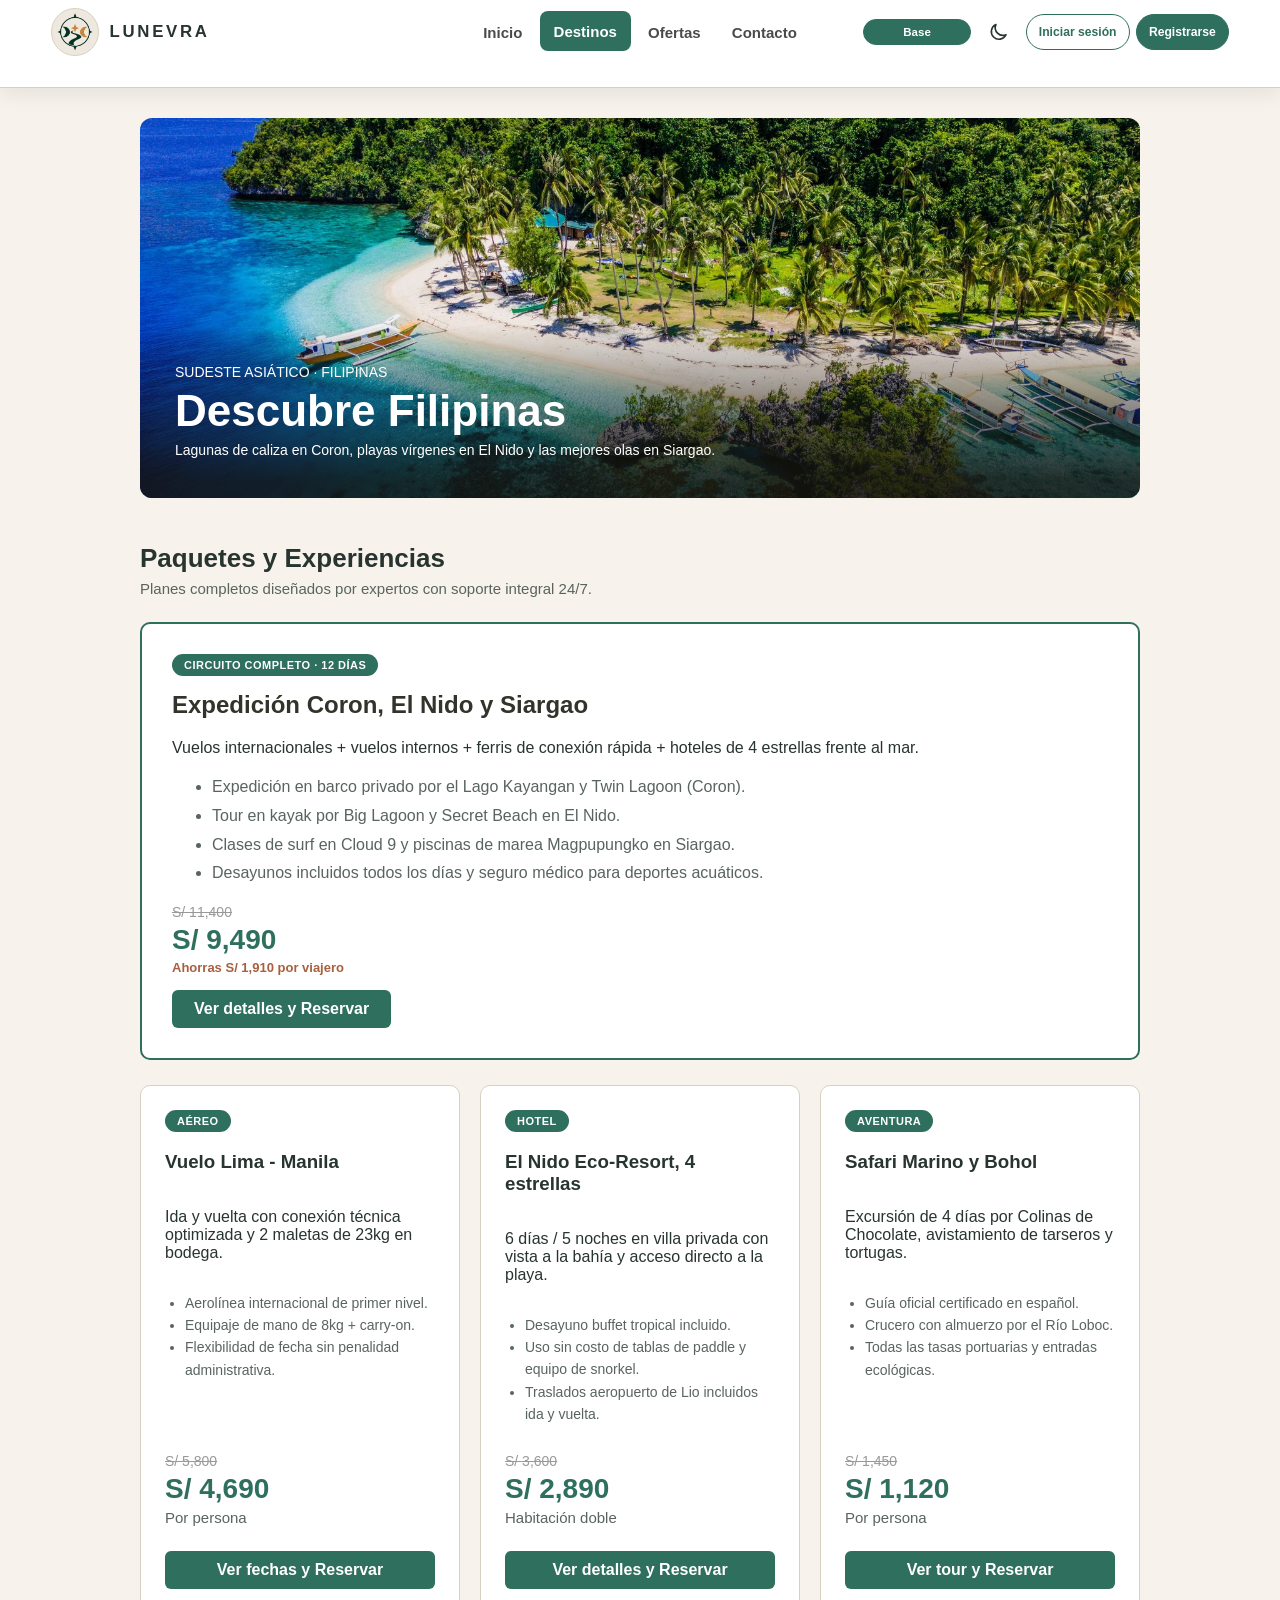
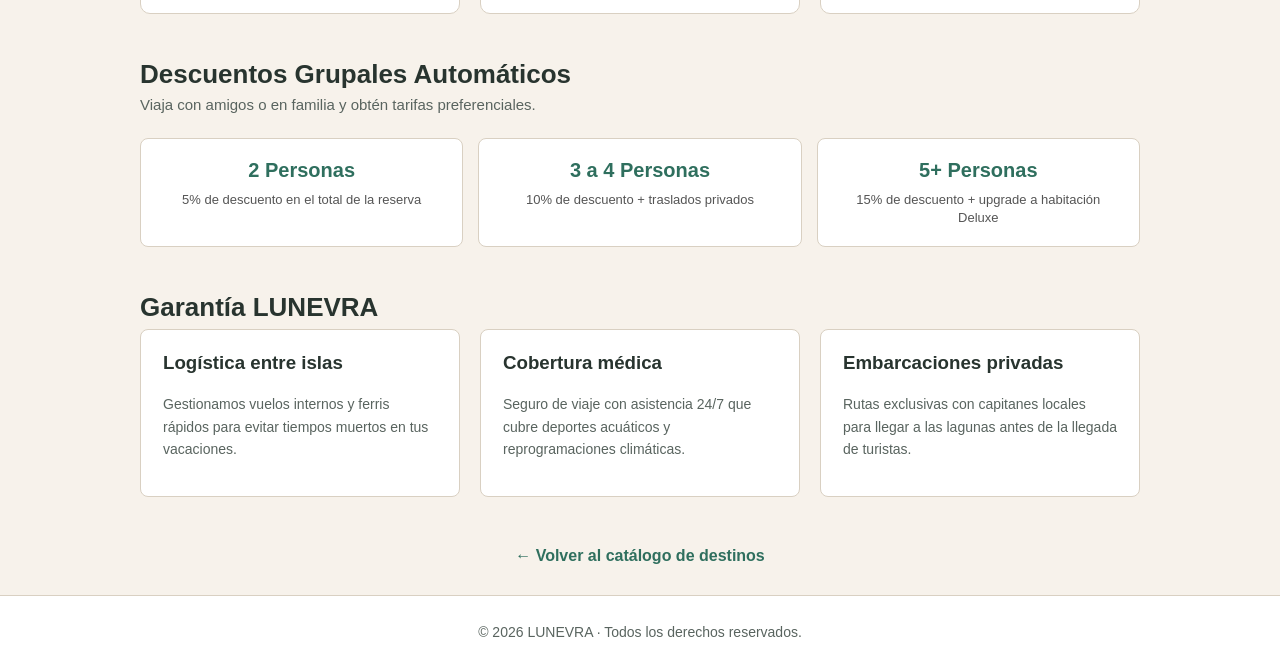
<file: filipinas.html>
<!DOCTYPE html>
<html lang="es">
<head>
    <meta charset="UTF-8">
    <meta name="viewport" content="width=device-width, initial-scale=1.0">
    <meta name="description" content="Viaja a Filipinas con Lunevra: circuito por Coron, El Nido y Siargao con vuelos, hoteles frente al mar, tours en barco privado y descuentos por grupo.">
    <link rel="icon" type="image/png" href="img/logo-lunevra-d.png">
    <link rel="stylesheet" href="variables.css" />
    <link rel="stylesheet" href="Styles.css">
    <link rel="stylesheet" href="filipinas.css">
    <link rel="stylesheet" href="accesibilidad.css">
    <title>Filipinas - LUNEVRA</title>
</head>
<body>
    <a class="salto-contenido" href="#contenido-principal">Saltar al contenido principal</a>
    <input class="control-estado" type="radio" name="paleta" id="paleta-base" checked>
    <input class="control-estado" type="radio" name="paleta" id="paleta-protanopia">
    <input class="control-estado" type="radio" name="paleta" id="paleta-deuteranopia">
    <input class="control-estado" type="radio" name="paleta" id="paleta-tritanopia">
    <input class="control-estado" type="checkbox" id="modo-nocturno">
    <div class="sitio">

    <div class="transicion-viaje">
        <img src="img/avion.png" alt="Avión Lunevra" class="avion-transicion">
        <p>Preparando tu viaje a Filipinas...</p>
        <div class="barra-transicion">
            <div class="progreso-transicion"></div>
        </div>
    </div>

    <header class="encabezado" id="Arriba">
        <div class="marca-bloque"><a class="marca" href="index.html" aria-label="Ir al inicio de Lunevra"><span class="marca-icono"><img src="img/logo-lunevra-d.png" alt="Logo de Lunevra"></span><span class="marca-texto"><strong>LUNEVRA</strong></span></a></div>
        <img src="img/avion.png" alt="" class="avion-fondo">
        <input class="menu-control" type="checkbox" id="menu-control"><label class="boton-menu" for="menu-control" aria-label="Abrir o cerrar el menú">☰</label>
        <nav class="navegacion" aria-label="Navegación principal"><ul class="menu"><li><a href="index.html">Inicio</a></li><li><a href="destinos.html" aria-current="page">Destinos</a></li><li><a href="#ofertas">Ofertas</a></li><li><a href="#contacto">Contacto</a></li></ul></nav>
        <div class="acciones-header"><fieldset class="selector-vision"><legend class="solo-lectura">Modo de color</legend><label for="paleta-protanopia">Base</label><label for="paleta-deuteranopia">Protanopía</label><label for="paleta-tritanopia">Deuteranopía</label><label for="paleta-base">Tritanopía</label></fieldset><label class="boton-modo boton-modo-icono" for="modo-nocturno" aria-label="Activar o desactivar modo nocturno" title="Cambiar modo de color"><svg class="icono-tema icono-luna" viewBox="0 0 24 24" aria-hidden="true"><path d="M20 15.2A8.5 8.5 0 0 1 8.8 4a8.5 8.5 0 1 0 11.2 11.2Z"/></svg><svg class="icono-tema icono-sol" viewBox="0 0 24 24" aria-hidden="true"><circle cx="12" cy="12" r="4"/><path d="M12 2v2M12 20v2M4.9 4.9l1.4 1.4M17.7 17.7l1.4 1.4M2 12h2M20 12h2M4.9 19.1l1.4-1.4M17.7 6.3l1.4-1.4"/></svg></label><div class="cuenta"><a class="boton-cuenta-secundario" href="#acceso">Iniciar sesión</a><a class="boton-cuenta" href="#registro">Registrarse</a></div></div>
    </header>

    <main class="pagina-destino" id="contenido-principal" tabindex="-1">
        <section class="cabecera-destino">
            <img src="img/filipinas.jpg" alt="Playas paradisíacas de Filipinas">
            <div class="cabecera-texto">
                <p>SUDESTE ASIÁTICO · FILIPINAS</p>
                <h1>Descubre Filipinas</h1>
                <p>Lagunas de caliza en Coron, playas vírgenes en El Nido y las mejores olas en Siargao.</p>
            </div>
        </section>

        <section class="seccion" id="ofertas">
            <h2 class="titulo-seccion">Paquetes y Experiencias</h2>
            <p class="subtitulo">Planes completos diseñados por expertos con soporte integral 24/7.</p>

            <article class="oferta-destacada">
                <span class="etiqueta">CIRCUITO COMPLETO · 12 DÍAS</span>
                <h2>Expedición Coron, El Nido y Siargao</h2>
                <p>Vuelos internacionales + vuelos internos + ferris de conexión rápida + hoteles de 4 estrellas frente al mar.</p>
                <ul>
                    <li>Expedición en barco privado por el Lago Kayangan y Twin Lagoon (Coron).</li>
                    <li>Tour en kayak por Big Lagoon y Secret Beach en El Nido.</li>
                    <li>Clases de surf en Cloud 9 y piscinas de marea Magpupungko en Siargao.</li>
                    <li>Desayunos incluidos todos los días y seguro médico para deportes acuáticos.</li>
                </ul>
                <p class="precio-regular">S/ 11,400</p>
                <p class="precio">S/ 9,490</p>
                <span class="ahorro">Ahorras S/ 1,910 por viajero</span>
                <div>
                    <a href="#modal-paquete" class="boton-oferta">Ver detalles y Reservar</a>
                </div>
            </article>

            <div class="ofertas">
                <article class="oferta">
                    <span class="etiqueta">AÉREO</span>
                    <h3>Vuelo Lima - Manila</h3>
                    <p>Ida y vuelta con conexión técnica optimizada y 2 maletas de 23kg en bodega.</p>
                    <ul>
                        <li>Aerolínea internacional de primer nivel.</li>
                        <li>Equipaje de mano de 8kg + carry-on.</li>
                        <li>Flexibilidad de fecha sin penalidad administrativa.</li>
                    </ul>
                    <p class="precio-regular">S/ 5,800</p>
                    <p class="precio">S/ 4,690</p>
                    <p class="subtitulo">Por persona</p>
                    <a href="#modal-vuelo" class="boton-oferta">Ver fechas y Reservar</a>
                </article>

                <article class="oferta">
                    <span class="etiqueta">HOTEL</span>
                    <h3>El Nido Eco-Resort, 4 estrellas</h3>
                    <p>6 días / 5 noches en villa privada con vista a la bahía y acceso directo a la playa.</p>
                    <ul>
                        <li>Desayuno buffet tropical incluido.</li>
                        <li>Uso sin costo de tablas de paddle y equipo de snorkel.</li>
                        <li>Traslados aeropuerto de Lio incluidos ida y vuelta.</li>
                    </ul>
                    <p class="precio-regular">S/ 3,600</p>
                    <p class="precio">S/ 2,890</p>
                    <p class="subtitulo">Habitación doble</p>
                    <a href="#modal-hotel" class="boton-oferta">Ver detalles y Reservar</a>
                </article>

                <article class="oferta">
                    <span class="etiqueta">AVENTURA</span>
                    <h3>Safari Marino y Bohol</h3>
                    <p>Excursión de 4 días por Colinas de Chocolate, avistamiento de tarseros y tortugas.</p>
                    <ul>
                        <li>Guía oficial certificado en español.</li>
                        <li>Crucero con almuerzo por el Río Loboc.</li>
                        <li>Todas las tasas portuarias y entradas ecológicas.</li>
                    </ul>
                    <p class="precio-regular">S/ 1,450</p>
                    <p class="precio">S/ 1,120</p>
                    <p class="subtitulo">Por persona</p>
                    <a href="#modal-tour" class="boton-oferta">Ver tour y Reservar</a>
                </article>
            </div>
        </section>

        <h2 class="titulo-seccion">Descuentos Grupales Automáticos</h2>
        <p class="subtitulo">Viaja con amigos o en familia y obtén tarifas preferenciales.</p>
        <section class="promociones">
            <div class="promocion">
                <p>2 Personas</p>
                <small>5% de descuento en el total de la reserva</small>
            </div>
            <div class="promocion">
                <p>3 a 4 Personas</p>
                <small>10% de descuento + traslados privados</small>
            </div>
            <div class="promocion">
                <p>5+ Personas</p>
                <small>15% de descuento + upgrade a habitación Deluxe</small>
            </div>
        </section>

        <h2 class="titulo-seccion">Garantía LUNEVRA</h2>
        <div class="servicios">
            <article>
                <h3>Logística entre islas</h3>
                <p>Gestionamos vuelos internos y ferris rápidos para evitar tiempos muertos en tus vacaciones.</p>
            </article>
            <article>
                <h3>Cobertura médica</h3>
                <p>Seguro de viaje con asistencia 24/7 que cubre deportes acuáticos y reprogramaciones climáticas.</p>
            </article>
            <article>
                <h3>Embarcaciones privadas</h3>
                <p>Rutas exclusivas con capitanes locales para llegar a las lagunas antes de la llegada de turistas.</p>
            </article>
        </div>

        <div class="volver">
            <a href="destinos.html">← Volver al catálogo de destinos</a>
        </div>
    </main>

    <div id="modal-paquete" class="modal-viaje">
        <div class="modal-contenido">
            <a href="#ofertas" class="modal-cerrar">&times;</a>
            <div class="modal-avion-box">
                <img src="img/avion.png" alt="Avión" class="avion-miniatura">
                <div class="barra-modal"><div class="progreso-modal"></div></div>
            </div>
            <h3>Expedición Coron, El Nido y Siargao</h3>
            <p class="modal-subtitulo">Detalle de reserva y pasarela de pago</p>
            <div class="caja-itinerario">
                <ul>
                    <li>Vuelos internacionales Lima - Manila - Lima + 3 vuelos domésticos.</li>
                    <li>11 noches en hoteles seleccionados de 4 estrellas con desayuno diario.</li>
                    <li>Tours en barco privado en Coron y El Nido con equipo de snorkel.</li>
                    <li>Todas las tasas ecológicas de ingreso a parques marinos incluidas.</li>
                </ul>
            </div>
            <form action="#" method="get" class="form-pago">
                <div class="fila-campos">
                    <div>
                        <label>Fecha de salida:</label>
                        <input type="date" required>
                    </div>
                    <div>
                        <label>Pasajeros:</label>
                        <select>
                            <option>1 Viajero (Tarifa regular)</option>
                            <option>2 Viajeros (5% Dcto.)</option>
                            <option>3 Viajeros (10% Dcto.)</option>
                            <option>4+ Viajeros (15% Dcto. Grupal)</option>
                        </select>
                    </div>
                </div>
                <p class="titulo-metodos">Selecciona tu método de pago:</p>
                <div class="grilla-pagos">
                    <label class="opcion-banco">
                        <input type="radio" name="pago_paquete" checked>
                        <span><strong>BCP / LATAM Pass</strong><small>Acumula millas y acceso a cuotas</small></span>
                    </label>
                    <label class="opcion-banco">
                        <input type="radio" name="pago_paquete">
                        <span><strong>BBVA</strong><small>Hasta 3 cuotas sin intereses</small></span>
                    </label>
                    <label class="opcion-banco">
                        <input type="radio" name="pago_paquete">
                        <span><strong>Interbank</strong><small>Transferencia directa y Millas Benefit</small></span>
                    </label>
                    <label class="opcion-banco">
                        <input type="radio" name="pago_paquete">
                        <span><strong>Mastercard</strong><small>Tarjeta de crédito / débito internacional</small></span>
                    </label>
                    <label class="opcion-banco">
                        <input type="radio" name="pago_paquete">
                        <span><strong>Western Union</strong><small>Pago en efectivo en ventanilla o agente</small></span>
                    </label>
                </div>
                <button type="submit" class="boton-confirmar">Confirmar Reserva de Paquete</button>
            </form>
        </div>
    </div>

    <div id="modal-vuelo" class="modal-viaje">
        <div class="modal-contenido">
            <a href="#ofertas" class="modal-cerrar">&times;</a>
            <div class="modal-avion-box">
                <img src="img/avion.png" alt="Avión" class="avion-miniatura">
                <div class="barra-modal"><div class="progreso-modal"></div></div>
            </div>
            <h3>Vuelo Lima - Manila (Ida y Vuelta)</h3>
            <p class="modal-subtitulo">Detalle de boletos aéreos y pago</p>
            <div class="caja-itinerario">
                <ul>
                    <li>2 maletas de 23kg en bodega + 1 equipaje de mano de 8kg por persona.</li>
                    <li>Comidas y bebidas a bordo incluidas en todos los tramos.</li>
                    <li>Permite un cambio de fecha sin cargo adicional.</li>
                </ul>
            </div>
            <form action="#" method="get" class="form-pago">
                <div class="fila-campos">
                    <div>
                        <label>Fecha de salida:</label>
                        <input type="date" required>
                    </div>
                    <div>
                        <label>Fecha de regreso:</label>
                        <input type="date" required>
                    </div>
                </div>
                <p class="titulo-metodos">Selecciona tu método de pago:</p>
                <div class="grilla-pagos">
                    <label class="opcion-banco"><input type="radio" name="pago_vuelo" checked> <span><strong>BCP / LATAM Pass</strong><small>Acumula tus millas de vuelo</small></span></label>
                    <label class="opcion-banco"><input type="radio" name="pago_vuelo"> <span><strong>BBVA</strong><small>Cuotas sin intereses</small></span></label>
                    <label class="opcion-banco"><input type="radio" name="pago_vuelo"> <span><strong>Interbank</strong><small>Débito o crédito</small></span></label>
                    <label class="opcion-banco"><input type="radio" name="pago_vuelo"> <span><strong>Mastercard</strong><small>Protección al viajero</small></span></label>
                    <label class="opcion-banco"><input type="radio" name="pago_vuelo"> <span><strong>Western Union</strong><small>Depósito en agente</small></span></label>
                </div>
                <button type="submit" class="boton-confirmar">Confirmar Reserva de Vuelo</button>
            </form>
        </div>
    </div>

    <div id="modal-hotel" class="modal-viaje">
        <div class="modal-contenido">
            <a href="#ofertas" class="modal-cerrar">&times;</a>
            <div class="modal-avion-box">
                <img src="img/avion.png" alt="Avión" class="avion-miniatura">
                <div class="barra-modal"><div class="progreso-modal"></div></div>
            </div>
            <h3>El Nido Eco-Resort, 4 estrellas</h3>
            <p class="modal-subtitulo">Detalle de hospedaje y pago</p>
            <div class="caja-itinerario">
                <ul>
                    <li>Villa privada con balcón hacia la bahía de Bacuit.</li>
                    <li>Desayunos buffet ilimitados con opciones internacionales.</li>
                    <li>Recogida y traslado al aeropuerto de Lio incluido.</li>
                </ul>
            </div>
            <form action="#" method="get" class="form-pago">
                <div class="fila-campos">
                    <div>
                        <label>Fecha Check-in:</label>
                        <input type="date" required>
                    </div>
                    <div>
                        <label>Fecha Check-out:</label>
                        <input type="date" required>
                    </div>
                </div>
                <p class="titulo-metodos">Selecciona tu método de pago:</p>
                <div class="grilla-pagos">
                    <label class="opcion-banco"><input type="radio" name="pago_hotel" checked> <span><strong>BCP / LATAM Pass</strong><small>Acumulación directa</small></span></label>
                    <label class="opcion-banco"><input type="radio" name="pago_hotel"> <span><strong>BBVA</strong><small>Pago seguro en cuotas</small></span></label>
                    <label class="opcion-banco"><input type="radio" name="pago_hotel"> <span><strong>Interbank</strong><small>Transferencia bancaria</small></span></label>
                    <label class="opcion-banco"><input type="radio" name="pago_hotel"> <span><strong>Mastercard</strong><small>Aceptación mundial</small></span></label>
                    <label class="opcion-banco"><input type="radio" name="pago_hotel"> <span><strong>Western Union</strong><small>Pago en ventanilla</small></span></label>
                </div>
                <button type="submit" class="boton-confirmar">Confirmar Estadía de Hotel</button>
            </form>
        </div>
    </div>

    <div id="modal-tour" class="modal-viaje">
        <div class="modal-contenido">
            <a href="#ofertas" class="modal-cerrar">&times;</a>
            <div class="modal-avion-box">
                <img src="img/avion.png" alt="Avión" class="avion-miniatura">
                <div class="barra-modal"><div class="progreso-modal"></div></div>
            </div>
            <h3>Safari Marino y Bohol</h3>
            <p class="modal-subtitulo">Detalle de la excursión y pago</p>
            <div class="caja-itinerario">
                <ul>
                    <li>Nado guiado con tortugas marinas en la isla Balicasag.</li>
                    <li>Visita al santuario de los tarseros filipinos y Chocolate Hills.</li>
                    <li>Almuerzo tradicional a bordo del crucero por el río Loboc.</li>
                </ul>
            </div>
            <form action="#" method="get" class="form-pago">
                <div class="fila-campos">
                    <div>
                        <label>Fecha de la actividad:</label>
                        <input type="date" required>
                    </div>
                    <div>
                        <label>Cantidad de personas:</label>
                        <input type="number" min="1" value="1" required>
                    </div>
                </div>
                <p class="titulo-metodos">Selecciona tu método de pago:</p>
                <div class="grilla-pagos">
                    <label class="opcion-banco"><input type="radio" name="pago_tour" checked> <span><strong>BCP / LATAM Pass</strong><small>Pago rápido</small></span></label>
                    <label class="opcion-banco"><input type="radio" name="pago_tour"> <span><strong>BBVA</strong><small>Banca digital</small></span></label>
                    <label class="opcion-banco"><input type="radio" name="pago_tour"> <span><strong>Interbank</strong><small>Transferencia inmediata</small></span></label>
                    <label class="opcion-banco"><input type="radio" name="pago_tour"> <span><strong>Mastercard</strong><small>Pago seguro</small></span></label>
                    <label class="opcion-banco"><input type="radio" name="pago_tour"> <span><strong>Western Union</strong><small>Giro en efectivo</small></span></label>
                </div>
                <button type="submit" class="boton-confirmar">Confirmar Excursión</button>
            </form>
        </div>
    </div>

    <footer class="pie-pagina" id="contacto">
        <p>© 2026 LUNEVRA · Todos los derechos reservados.</p>
    </footer>
    <section class="modal-cuenta" id="acceso" aria-labelledby="titulo-acceso"><div class="modal-cuenta-contenido"><a class="modal-cerrar-cuenta" href="#Arriba" aria-label="Cerrar">×</a><h2 id="titulo-acceso">Iniciar sesión</h2><p>Ingresa tus datos para continuar.</p><form action="#Arriba" method="get"><label for="correo-acceso">Correo</label><input type="email" id="correo-acceso" name="correo" required><label for="clave-acceso">Contraseña</label><input type="password" id="clave-acceso" name="clave" required><button class="boton-primario" type="submit">Ingresar</button></form></div></section>
    <section class="modal-cuenta" id="registro" aria-labelledby="titulo-registro"><div class="modal-cuenta-contenido"><a class="modal-cerrar-cuenta" href="#Arriba" aria-label="Cerrar">×</a><h2 id="titulo-registro">Crear cuenta</h2><p>Registra tus datos básicos.</p><form action="#Arriba" method="get"><label for="nombre-registro">Nombre</label><input type="text" id="nombre-registro" name="nombre" required><label for="correo-registro">Correo</label><input type="email" id="correo-registro" name="correo" required><button class="boton-primario" type="submit">Registrarme</button></form></div></section>
    </div>
</body>
</html>
</file>
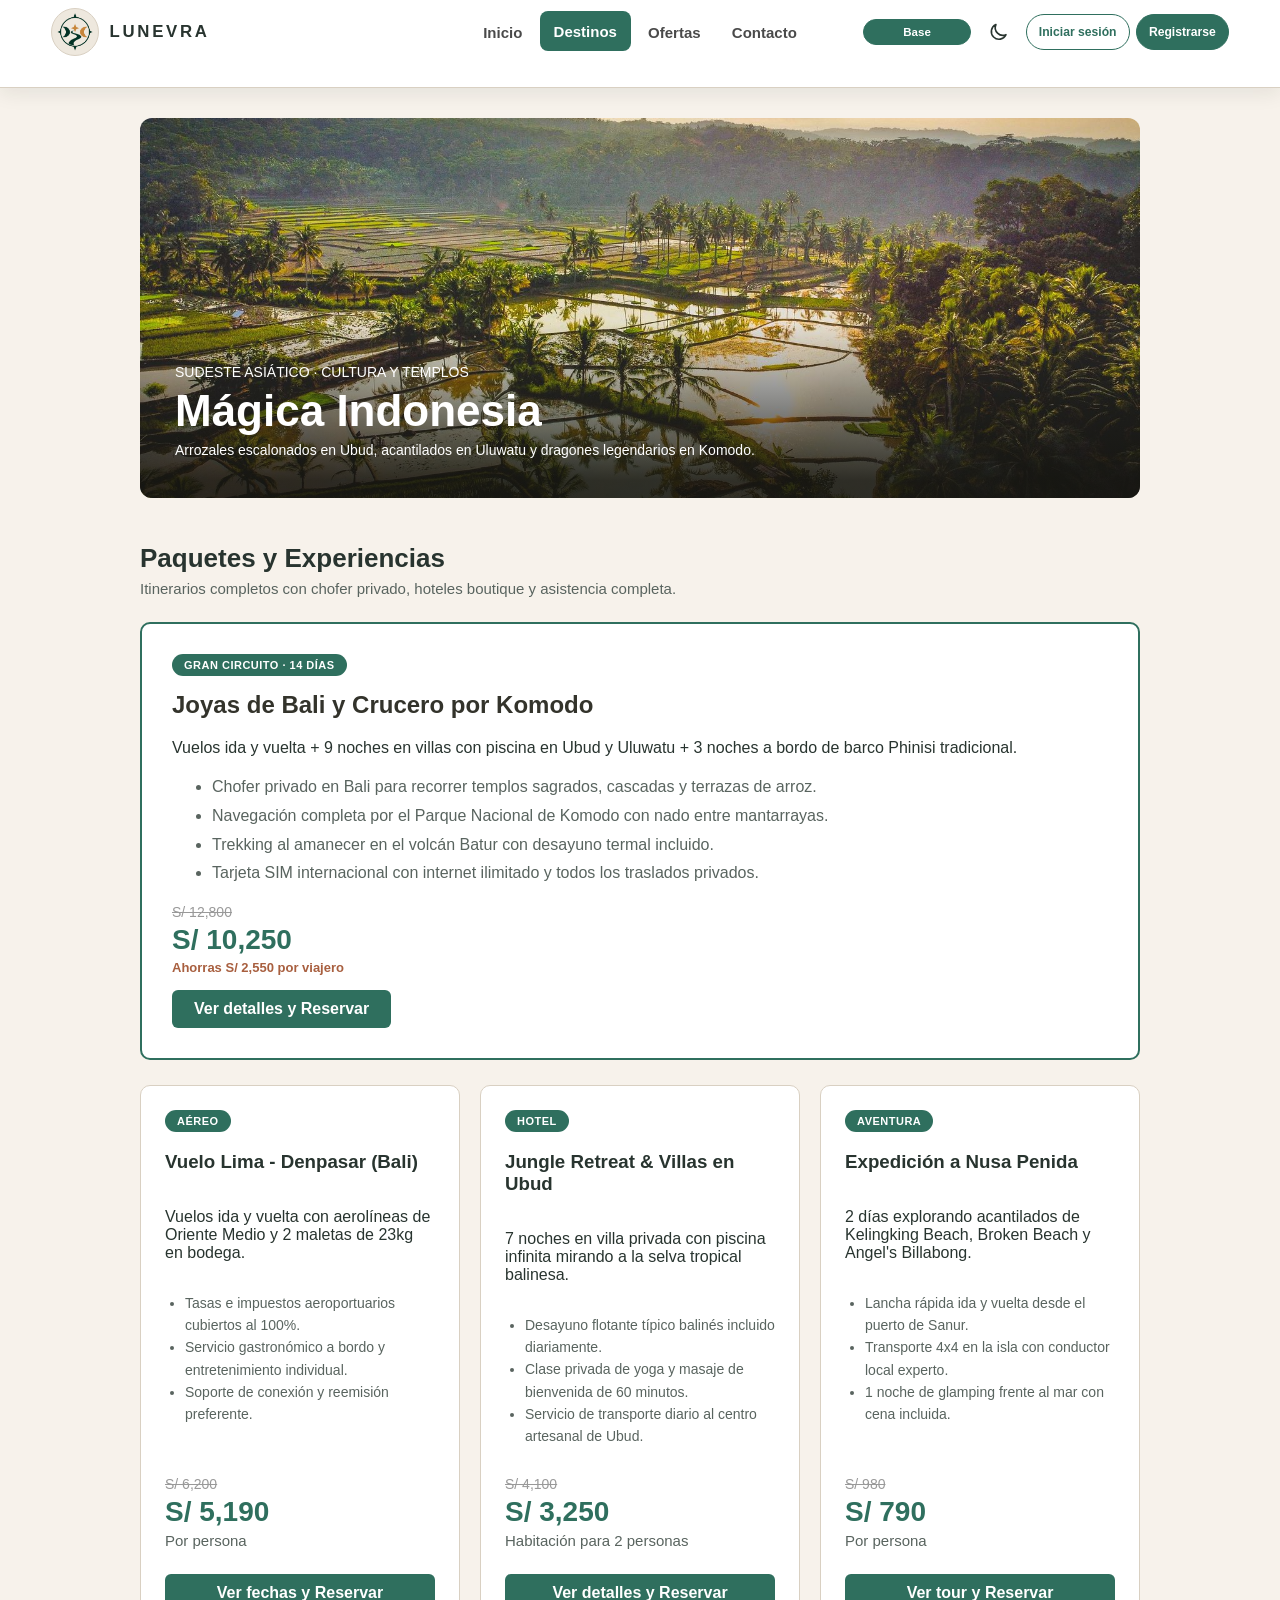
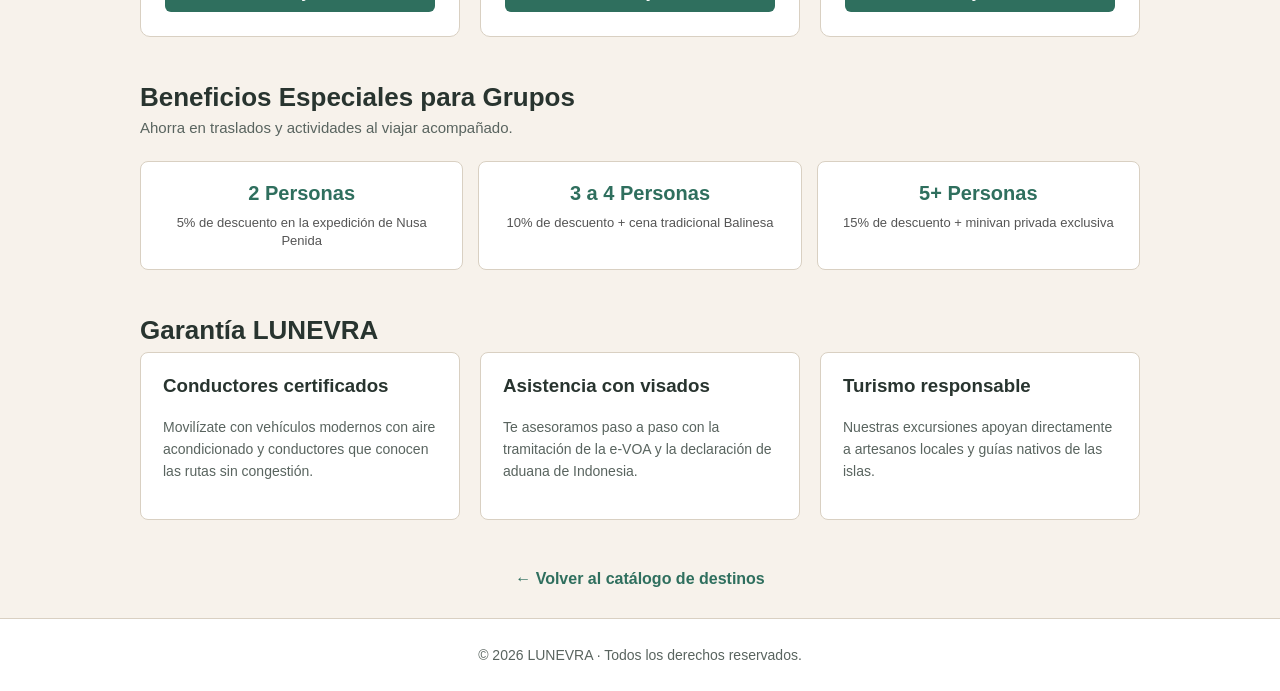
<file: indonesia.html>
<!DOCTYPE html>
<html lang="es">
<head>
    <meta charset="UTF-8">
    <meta name="viewport" content="width=device-width, initial-scale=1.0">
    <meta name="description" content="Viaja a Indonesia con Lunevra: Bali, los arrozales de Ubud, Nusa Penida y un crucero por Komodo, con vuelos, villas, conductores certificados y visados.">
    <link rel="icon" type="image/png" href="img/logo-lunevra-d.png">
    <link rel="stylesheet" href="variables.css" />
    <link rel="stylesheet" href="Styles.css">
    <link rel="stylesheet" href="indonesia.css">
    <link rel="stylesheet" href="accesibilidad.css">
    <title>Indonesia - LUNEVRA</title>
</head>
<body>
    <a class="salto-contenido" href="#contenido-principal">Saltar al contenido principal</a>
    <input class="control-estado" type="radio" name="paleta" id="paleta-base" checked>
    <input class="control-estado" type="radio" name="paleta" id="paleta-protanopia">
    <input class="control-estado" type="radio" name="paleta" id="paleta-deuteranopia">
    <input class="control-estado" type="radio" name="paleta" id="paleta-tritanopia">
    <input class="control-estado" type="checkbox" id="modo-nocturno">
    <div class="sitio">

    <div class="transicion-viaje">
        <img src="img/avion.png" alt="Avión Lunevra" class="avion-transicion">
        <p>Preparando tu viaje a Indonesia...</p>
        <div class="barra-transicion">
            <div class="progreso-transicion"></div>
        </div>
    </div>

    <header class="encabezado" id="Arriba">
        <div class="marca-bloque"><a class="marca" href="index.html" aria-label="Ir al inicio de Lunevra"><span class="marca-icono"><img src="img/logo-lunevra-d.png" alt="Logo de Lunevra"></span><span class="marca-texto"><strong>LUNEVRA</strong></span></a></div>
        <img src="img/avion.png" alt="" class="avion-fondo">
        <input class="menu-control" type="checkbox" id="menu-control"><label class="boton-menu" for="menu-control" aria-label="Abrir o cerrar el menú">☰</label>
        <nav class="navegacion" aria-label="Navegación principal"><ul class="menu"><li><a href="index.html">Inicio</a></li><li><a href="destinos.html" aria-current="page">Destinos</a></li><li><a href="#ofertas">Ofertas</a></li><li><a href="#contacto">Contacto</a></li></ul></nav>
        <div class="acciones-header"><fieldset class="selector-vision"><legend class="solo-lectura">Modo de color</legend><label for="paleta-protanopia">Base</label><label for="paleta-deuteranopia">Protanopía</label><label for="paleta-tritanopia">Deuteranopía</label><label for="paleta-base">Tritanopía</label></fieldset><label class="boton-modo boton-modo-icono" for="modo-nocturno" aria-label="Activar o desactivar modo nocturno" title="Cambiar modo de color"><svg class="icono-tema icono-luna" viewBox="0 0 24 24" aria-hidden="true"><path d="M20 15.2A8.5 8.5 0 0 1 8.8 4a8.5 8.5 0 1 0 11.2 11.2Z"/></svg><svg class="icono-tema icono-sol" viewBox="0 0 24 24" aria-hidden="true"><circle cx="12" cy="12" r="4"/><path d="M12 2v2M12 20v2M4.9 4.9l1.4 1.4M17.7 17.7l1.4 1.4M2 12h2M20 12h2M4.9 19.1l1.4-1.4M17.7 6.3l1.4-1.4"/></svg></label><div class="cuenta"><a class="boton-cuenta-secundario" href="#acceso">Iniciar sesión</a><a class="boton-cuenta" href="#registro">Registrarse</a></div></div>
    </header>

    <main class="pagina-destino" id="contenido-principal" tabindex="-1">
        <section class="cabecera-destino">
            <img src="img/indonesia.jpg" alt="Templos y arrozales de Bali, Indonesia">
            <div class="cabecera-texto">
                <p>SUDESTE ASIÁTICO · CULTURA Y TEMPLOS</p>
                <h1>Mágica Indonesia</h1>
                <p>Arrozales escalonados en Ubud, acantilados en Uluwatu y dragones legendarios en Komodo.</p>
            </div>
        </section>

        <section class="seccion" id="ofertas">
            <h2 class="titulo-seccion">Paquetes y Experiencias</h2>
            <p class="subtitulo">Itinerarios completos con chofer privado, hoteles boutique y asistencia completa.</p>

            <article class="oferta-destacada">
                <span class="etiqueta">GRAN CIRCUITO · 14 DÍAS</span>
                <h2>Joyas de Bali y Crucero por Komodo</h2>
                <p>Vuelos ida y vuelta + 9 noches en villas con piscina en Ubud y Uluwatu + 3 noches a bordo de barco Phinisi tradicional.</p>
                <ul>
                    <li>Chofer privado en Bali para recorrer templos sagrados, cascadas y terrazas de arroz.</li>
                    <li>Navegación completa por el Parque Nacional de Komodo con nado entre mantarrayas.</li>
                    <li>Trekking al amanecer en el volcán Batur con desayuno termal incluido.</li>
                    <li>Tarjeta SIM internacional con internet ilimitado y todos los traslados privados.</li>
                </ul>
                <p class="precio-regular">S/ 12,800</p>
                <p class="precio">S/ 10,250</p>
                <span class="ahorro">Ahorras S/ 2,550 por viajero</span>
                <div>
                    <a href="#modal-paquete" class="boton-oferta">Ver detalles y Reservar</a>
                </div>
            </article>

            <div class="ofertas">
                <article class="oferta">
                    <span class="etiqueta">AÉREO</span>
                    <h3>Vuelo Lima - Denpasar (Bali)</h3>
                    <p>Vuelos ida y vuelta con aerolíneas de Oriente Medio y 2 maletas de 23kg en bodega.</p>
                    <ul>
                        <li>Tasas e impuestos aeroportuarios cubiertos al 100%.</li>
                        <li>Servicio gastronómico a bordo y entretenimiento individual.</li>
                        <li>Soporte de conexión y reemisión preferente.</li>
                    </ul>
                    <p class="precio-regular">S/ 6,200</p>
                    <p class="precio">S/ 5,190</p>
                    <p class="subtitulo">Por persona</p>
                    <a href="#modal-vuelo" class="boton-oferta">Ver fechas y Reservar</a>
                </article>

                <article class="oferta">
                    <span class="etiqueta">HOTEL</span>
                    <h3>Jungle Retreat & Villas en Ubud</h3>
                    <p>7 noches en villa privada con piscina infinita mirando a la selva tropical balinesa.</p>
                    <ul>
                        <li>Desayuno flotante típico balinés incluido diariamente.</li>
                        <li>Clase privada de yoga y masaje de bienvenida de 60 minutos.</li>
                        <li>Servicio de transporte diario al centro artesanal de Ubud.</li>
                    </ul>
                    <p class="precio-regular">S/ 4,100</p>
                    <p class="precio">S/ 3,250</p>
                    <p class="subtitulo">Habitación para 2 personas</p>
                    <a href="#modal-hotel" class="boton-oferta">Ver detalles y Reservar</a>
                </article>

                <article class="oferta">
                    <span class="etiqueta">AVENTURA</span>
                    <h3>Expedición a Nusa Penida</h3>
                    <p>2 días explorando acantilados de Kelingking Beach, Broken Beach y Angel's Billabong.</p>
                    <ul>
                        <li>Lancha rápida ida y vuelta desde el puerto de Sanur.</li>
                        <li>Transporte 4x4 en la isla con conductor local experto.</li>
                        <li>1 noche de glamping frente al mar con cena incluida.</li>
                    </ul>
                    <p class="precio-regular">S/ 980</p>
                    <p class="precio">S/ 790</p>
                    <p class="subtitulo">Por persona</p>
                    <a href="#modal-tour" class="boton-oferta">Ver tour y Reservar</a>
                </article>
            </div>
        </section>

        <h2 class="titulo-seccion">Beneficios Especiales para Grupos</h2>
        <p class="subtitulo">Ahorra en traslados y actividades al viajar acompañado.</p>
        <section class="promociones">
            <div class="promocion">
                <p>2 Personas</p>
                <small>5% de descuento en la expedición de Nusa Penida</small>
            </div>
            <div class="promocion">
                <p>3 a 4 Personas</p>
                <small>10% de descuento + cena tradicional Balinesa</small>
            </div>
            <div class="promocion">
                <p>5+ Personas</p>
                <small>15% de descuento + minivan privada exclusiva</small>
            </div>
        </section>

        <h2 class="titulo-seccion">Garantía LUNEVRA</h2>
        <div class="servicios">
            <article>
                <h3>Conductores certificados</h3>
                <p>Movilízate con vehículos modernos con aire acondicionado y conductores que conocen las rutas sin congestión.</p>
            </article>
            <article>
                <h3>Asistencia con visados</h3>
                <p>Te asesoramos paso a paso con la tramitación de la e-VOA y la declaración de aduana de Indonesia.</p>
            </article>
            <article>
                <h3>Turismo responsable</h3>
                <p>Nuestras excursiones apoyan directamente a artesanos locales y guías nativos de las islas.</p>
            </article>
        </div>

        <div class="volver">
            <a href="destinos.html">← Volver al catálogo de destinos</a>
        </div>
    </main>

    <div id="modal-paquete" class="modal-viaje">
        <div class="modal-contenido">
            <a href="#ofertas" class="modal-cerrar">&times;</a>
            <div class="modal-avion-box">
                <img src="img/avion.png" alt="Avión" class="avion-miniatura">
                <div class="barra-modal"><div class="progreso-modal"></div></div>
            </div>
            <h3>Joyas de Bali y Crucero Komodo</h3>
            <p class="modal-subtitulo">Detalle de reserva y pasarela de pago</p>
            <div class="caja-itinerario">
                <ul>
                    <li>Vuelo Lima - Bali (ida y vuelta) + vuelos domésticos a Labuan Bajo.</li>
                    <li>3 días / 2 noches a bordo de velero Phinisi con camarote privado y comidas.</li>
                    <li>Conductor privado en Bali los 9 días para visitar cascadas, templos y mercados.</li>
                    <li>Permisos del Parque Nacional Komodo e impuestos de conservación incluidos.</li>
                </ul>
            </div>
            <form action="#" method="get" class="form-pago">
                <div class="fila-campos">
                    <div>
                        <label>Fecha de inicio:</label>
                        <input type="date" required>
                    </div>
                    <div>
                        <label>Pasajeros:</label>
                        <select>
                            <option>1 Viajero (Tarifa regular)</option>
                            <option>2 Viajeros (5% Dcto.)</option>
                            <option>3 Viajeros (10% Dcto.)</option>
                            <option>4+ Viajeros (15% Dcto. Grupal)</option>
                        </select>
                    </div>
                </div>
                <p class="titulo-metodos">Selecciona tu método de pago:</p>
                <div class="grilla-pagos">
                    <label class="opcion-banco">
                        <input type="radio" name="pago_paquete" checked>
                        <span><strong>BCP / LATAM Pass</strong><small>Suma millas y abona en soles o dólares</small></span>
                    </label>
                    <label class="opcion-banco">
                        <input type="radio" name="pago_paquete">
                        <span><strong>BBVA</strong><small>Financiamiento en cuotas sin interés</small></span>
                    </label>
                    <label class="opcion-banco">
                        <input type="radio" name="pago_paquete">
                        <span><strong>Interbank</strong><small>Transferencia y acumulación Benefit</small></span>
                    </label>
                    <label class="opcion-banco">
                        <input type="radio" name="pago_paquete">
                        <span><strong>Mastercard</strong><small>Tarjeta de crédito o débito protegida</small></span>
                    </label>
                    <label class="opcion-banco">
                        <input type="radio" name="pago_paquete">
                        <span><strong>Western Union</strong><small>Pago en ventanilla o agente local</small></span>
                    </label>
                </div>
                <button type="submit" class="boton-confirmar">Confirmar Reserva de Paquete</button>
            </form>
        </div>
    </div>

    <div id="modal-vuelo" class="modal-viaje">
        <div class="modal-contenido">
            <a href="#ofertas" class="modal-cerrar">&times;</a>
            <div class="modal-avion-box">
                <img src="img/avion.png" alt="Avión" class="avion-miniatura">
                <div class="barra-modal"><div class="progreso-modal"></div></div>
            </div>
            <h3>Vuelo Lima - Denpasar (Bali)</h3>
            <p class="modal-subtitulo">Detalle de boletos aéreos y pago</p>
            <div class="caja-itinerario">
                <ul>
                    <li>2 piezas de 23kg para bodega + equipaje de mano de 8kg.</li>
                    <li>Servicio gastronómico a bordo y pantallas individuales con películas.</li>
                    <li>Conexiones coordinadas con tiempo garantizado para escalas.</li>
                </ul>
            </div>
            <form action="#" method="get" class="form-pago">
                <div class="fila-campos">
                    <div><label>Fecha de salida:</label><input type="date" required></div>
                    <div><label>Fecha de regreso:</label><input type="date" required></div>
                </div>
                <p class="titulo-metodos">Selecciona tu método de pago:</p>
                <div class="grilla-pagos">
                    <label class="opcion-banco"><input type="radio" name="pago_vuelo" checked> <span><strong>BCP / LATAM Pass</strong><small>Millas LATAM Pass</small></span></label>
                    <label class="opcion-banco"><input type="radio" name="pago_vuelo"> <span><strong>BBVA</strong><small>Pago seguro</small></span></label>
                    <label class="opcion-banco"><input type="radio" name="pago_vuelo"> <span><strong>Interbank</strong><small>Transferencia digital</small></span></label>
                    <label class="opcion-banco"><input type="radio" name="pago_vuelo"> <span><strong>Mastercard</strong><small>Asistencia de viaje</small></span></label>
                    <label class="opcion-banco"><input type="radio" name="pago_vuelo"> <span><strong>Western Union</strong><small>Giro inmediato</small></span></label>
                </div>
                <button type="submit" class="boton-confirmar">Confirmar Reserva de Vuelo</button>
            </form>
        </div>
    </div>

    <div id="modal-hotel" class="modal-viaje">
        <div class="modal-contenido">
            <a href="#ofertas" class="modal-cerrar">&times;</a>
            <div class="modal-avion-box">
                <img src="img/avion.png" alt="Avión" class="avion-miniatura">
                <div class="barra-modal"><div class="progreso-modal"></div></div>
            </div>
            <h3>Jungle Retreat & Villas en Ubud</h3>
            <p class="modal-subtitulo">Detalle de hospedaje y pago</p>
            <div class="caja-itinerario">
                <ul>
                    <li>Villa privada completa con piscina propia frente al valle de Ubud.</li>
                    <li>Desayuno diario con frutas frescas exóticas y café balinés.</li>
                    <li>1 sesión de spa aromaterapéutico incluida para dos personas.</li>
                </ul>
            </div>
            <form action="#" method="get" class="form-pago">
                <div class="fila-campos">
                    <div><label>Fecha Check-in:</label><input type="date" required></div>
                    <div><label>Fecha Check-out:</label><input type="date" required></div>
                </div>
                <p class="titulo-metodos">Selecciona tu método de pago:</p>
                <div class="grilla-pagos">
                    <label class="opcion-banco"><input type="radio" name="pago_hotel" checked> <span><strong>BCP / LATAM Pass</strong><small>Pago garantizado</small></span></label>
                    <label class="opcion-banco"><input type="radio" name="pago_hotel"> <span><strong>BBVA</strong><small>Cuotas disponibles</small></span></label>
                    <label class="opcion-banco"><input type="radio" name="pago_hotel"> <span><strong>Interbank</strong><small>Banca por internet</small></span></label>
                    <label class="opcion-banco"><input type="radio" name="pago_hotel"> <span><strong>Mastercard</strong><small>Débito / Crédito</small></span></label>
                    <label class="opcion-banco"><input type="radio" name="pago_hotel"> <span><strong>Western Union</strong><small>Agencia autorizada</small></span></label>
                </div>
                <button type="submit" class="boton-confirmar">Confirmar Villa en Bali</button>
            </form>
        </div>
    </div>

    <div id="modal-tour" class="modal-viaje">
        <div class="modal-contenido">
            <a href="#ofertas" class="modal-cerrar">&times;</a>
            <div class="modal-avion-box">
                <img src="img/avion.png" alt="Avión" class="avion-miniatura">
                <div class="barra-modal"><div class="progreso-modal"></div></div>
            </div>
            <h3>Expedición a Nusa Penida</h3>
            <p class="modal-subtitulo">Detalle de la excursión y pago</p>
            <div class="caja-itinerario">
                <ul>
                    <li>Boletos de lancha rápida Sanur - Nusa Penida - Sanur.</li>
                    <li>Visita guiada a Kelingking T-Rex, Diamond Beach y Billabong.</li>
                    <li>Noche de hospedaje con vista al océano y desayunos incluidos.</li>
                </ul>
            </div>
            <form action="#" method="get" class="form-pago">
                <div class="fila-campos">
                    <div><label>Fecha de inicio:</label><input type="date" required></div>
                    <div><label>N° Personas:</label><input type="number" min="1" value="1" required></div>
                </div>
                <p class="titulo-metodos">Selecciona tu método de pago:</p>
                <div class="grilla-pagos">
                    <label class="opcion-banco"><input type="radio" name="pago_tour" checked> <span><strong>BCP / LATAM Pass</strong><small>Rápido y seguro</small></span></label>
                    <label class="opcion-banco"><input type="radio" name="pago_tour"> <span><strong>BBVA</strong><small>Operación online</small></span></label>
                    <label class="opcion-banco"><input type="radio" name="pago_tour"> <span><strong>Interbank</strong><small>Beneficio directo</small></span></label>
                    <label class="opcion-banco"><input type="radio" name="pago_tour"> <span><strong>Mastercard</strong><small>Tarjeta bancaria</small></span></label>
                    <label class="opcion-banco"><input type="radio" name="pago_tour"> <span><strong>Western Union</strong><small>Pago en efectivo</small></span></label>
                </div>
                <button type="submit" class="boton-confirmar">Confirmar Expedición Nusa Penida</button>
            </form>
        </div>
    </div>

    <footer class="pie-pagina" id="contacto">
        <p>© 2026 LUNEVRA · Todos los derechos reservados.</p>
    </footer>
    <section class="modal-cuenta" id="acceso" aria-labelledby="titulo-acceso"><div class="modal-cuenta-contenido"><a class="modal-cerrar-cuenta" href="#Arriba" aria-label="Cerrar">×</a><h2 id="titulo-acceso">Iniciar sesión</h2><p>Ingresa tus datos para continuar.</p><form action="#Arriba" method="get"><label for="correo-acceso">Correo</label><input type="email" id="correo-acceso" name="correo" required><label for="clave-acceso">Contraseña</label><input type="password" id="clave-acceso" name="clave" required><button class="boton-primario" type="submit">Ingresar</button></form></div></section>
    <section class="modal-cuenta" id="registro" aria-labelledby="titulo-registro"><div class="modal-cuenta-contenido"><a class="modal-cerrar-cuenta" href="#Arriba" aria-label="Cerrar">×</a><h2 id="titulo-registro">Crear cuenta</h2><p>Registra tus datos básicos.</p><form action="#Arriba" method="get"><label for="nombre-registro">Nombre</label><input type="text" id="nombre-registro" name="nombre" required><label for="correo-registro">Correo</label><input type="email" id="correo-registro" name="correo" required><button class="boton-primario" type="submit">Registrarme</button></form></div></section>
    </div>
</body>
</html>
</file>
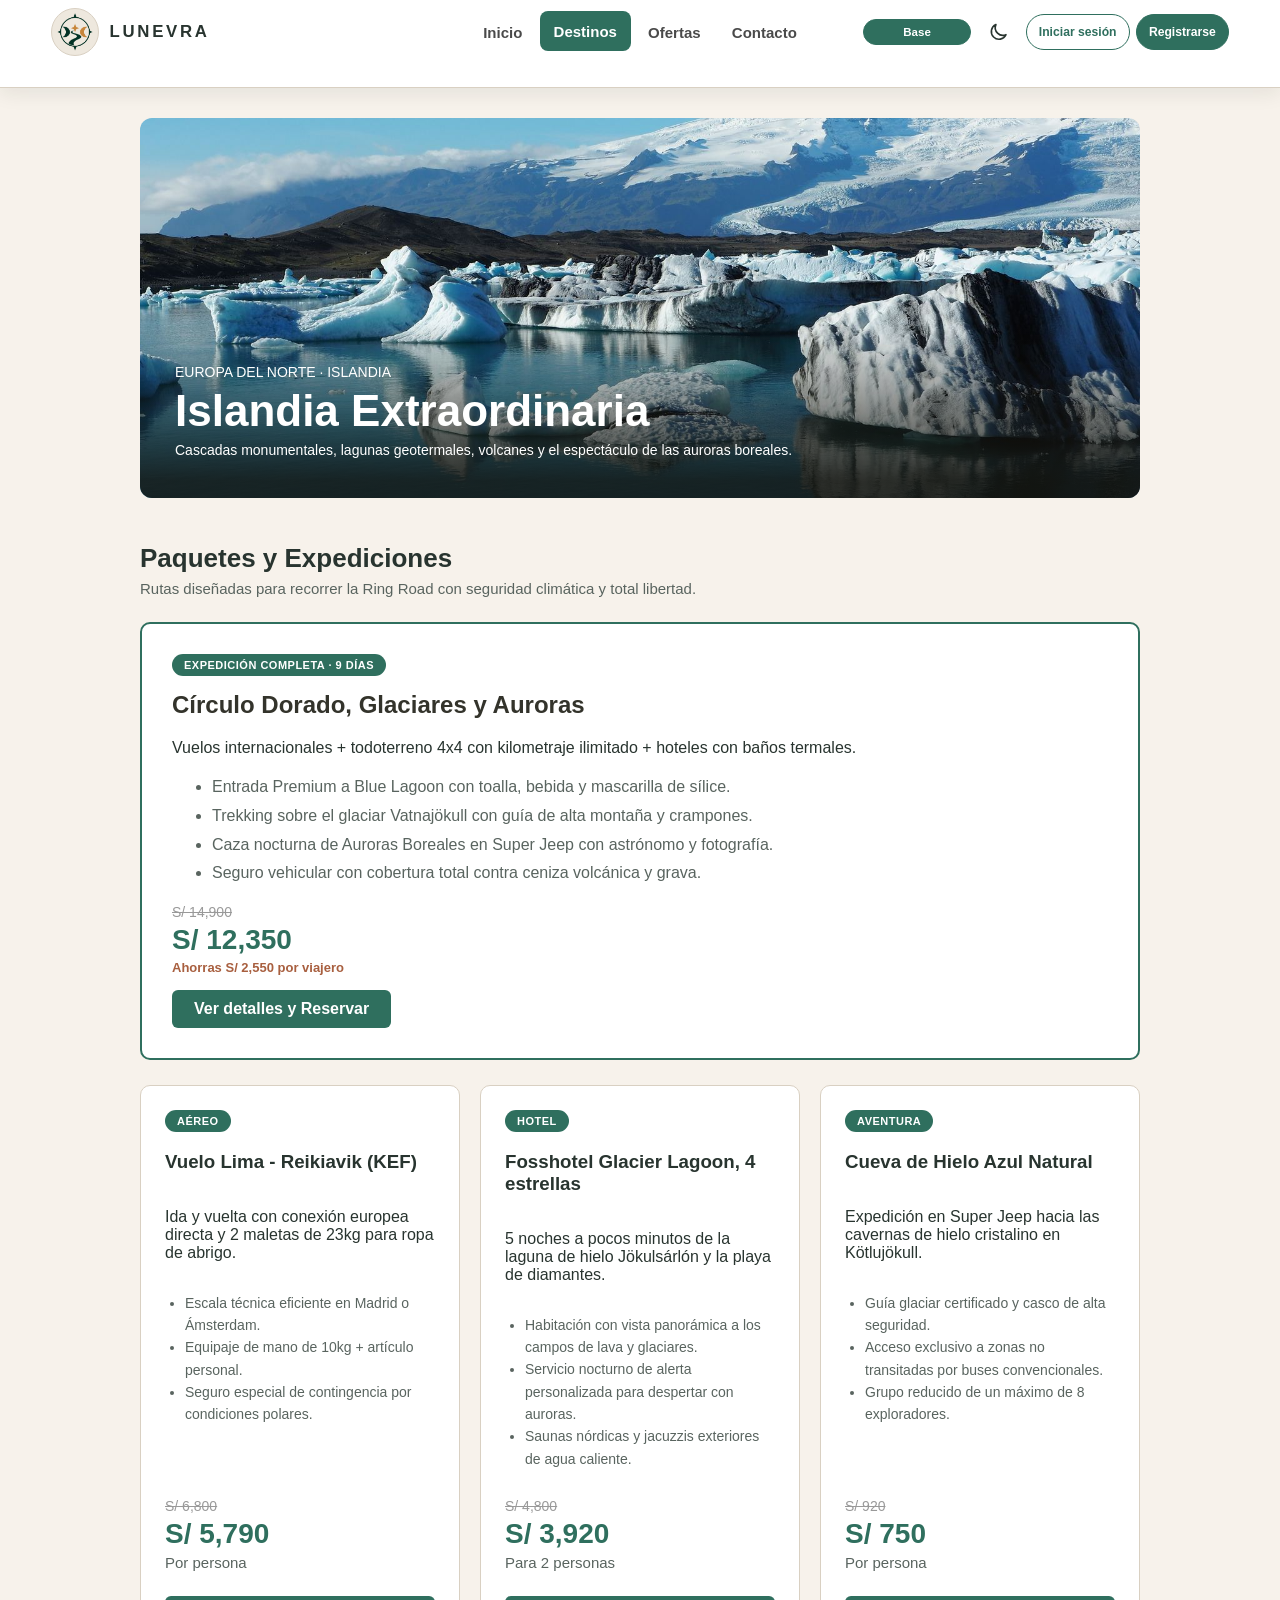
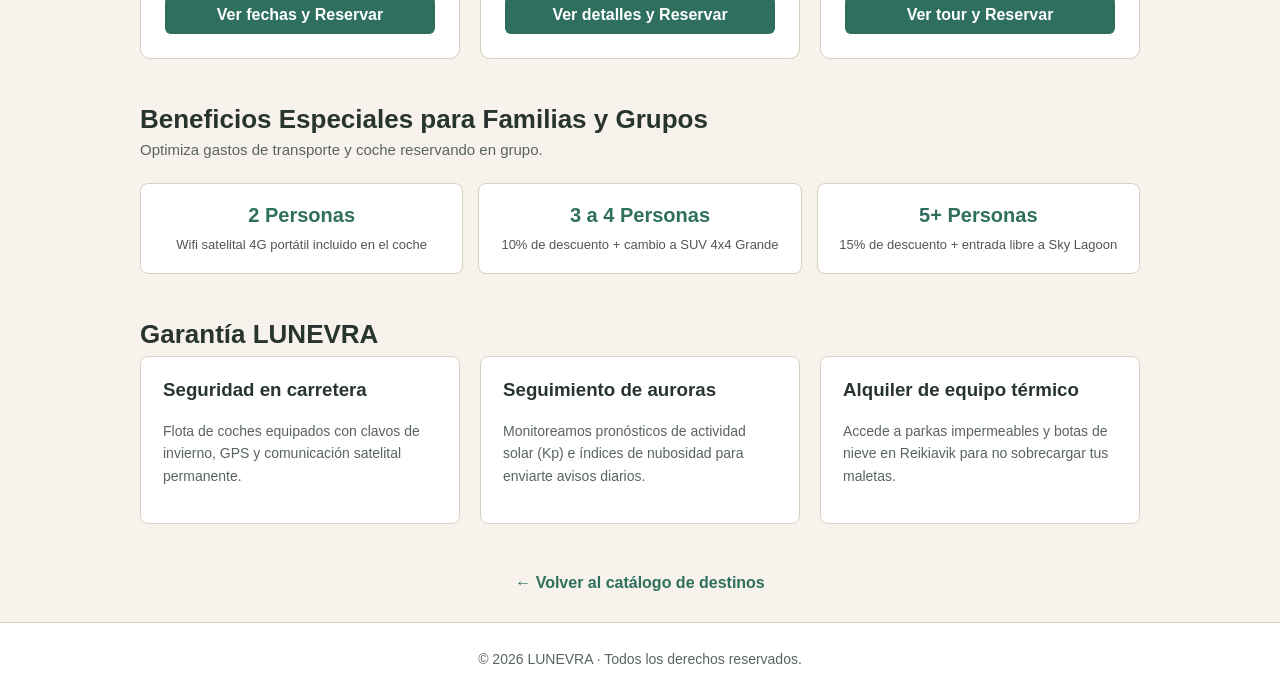
<file: islandia.html>
<!DOCTYPE html>
<html lang="es">
<head>
    <meta charset="UTF-8">
    <meta name="viewport" content="width=device-width, initial-scale=1.0">
    <meta name="description" content="Viaja a Islandia con Lunevra: Círculo Dorado, glaciares, cuevas de hielo y auroras boreales, con vuelos, hotel 4 estrellas y equipo térmico incluido.">
    <link rel="icon" type="image/png" href="img/logo-lunevra-d.png">
    <link rel="stylesheet" href="variables.css" />
    <link rel="stylesheet" href="Styles.css">
    <link rel="stylesheet" href="islandia.css">
    <link rel="stylesheet" href="accesibilidad.css">
    <title>Islandia - LUNEVRA</title>
</head>
<body>
    <a class="salto-contenido" href="#contenido-principal">Saltar al contenido principal</a>
    <input class="control-estado" type="radio" name="paleta" id="paleta-base" checked>
    <input class="control-estado" type="radio" name="paleta" id="paleta-protanopia">
    <input class="control-estado" type="radio" name="paleta" id="paleta-deuteranopia">
    <input class="control-estado" type="radio" name="paleta" id="paleta-tritanopia">
    <input class="control-estado" type="checkbox" id="modo-nocturno">
    <div class="sitio">

    <div class="transicion-viaje">
        <img src="img/avion.png" alt="Avión Lunevra" class="avion-transicion">
        <p>Preparando tu viaje a Islandia...</p>
        <div class="barra-transicion">
            <div class="progreso-transicion"></div>
        </div>
    </div>

    <header class="encabezado" id="Arriba">
        <div class="marca-bloque"><a class="marca" href="index.html" aria-label="Ir al inicio de Lunevra"><span class="marca-icono"><img src="img/logo-lunevra-d.png" alt="Logo de Lunevra"></span><span class="marca-texto"><strong>LUNEVRA</strong></span></a></div>
        <img src="img/avion.png" alt="" class="avion-fondo">
        <input class="menu-control" type="checkbox" id="menu-control"><label class="boton-menu" for="menu-control" aria-label="Abrir o cerrar el menú">☰</label>
        <nav class="navegacion" aria-label="Navegación principal"><ul class="menu"><li><a href="index.html">Inicio</a></li><li><a href="destinos.html" aria-current="page">Destinos</a></li><li><a href="#ofertas">Ofertas</a></li><li><a href="#contacto">Contacto</a></li></ul></nav>
        <div class="acciones-header"><fieldset class="selector-vision"><legend class="solo-lectura">Modo de color</legend><label for="paleta-protanopia">Base</label><label for="paleta-deuteranopia">Protanopía</label><label for="paleta-tritanopia">Deuteranopía</label><label for="paleta-base">Tritanopía</label></fieldset><label class="boton-modo boton-modo-icono" for="modo-nocturno" aria-label="Activar o desactivar modo nocturno" title="Cambiar modo de color"><svg class="icono-tema icono-luna" viewBox="0 0 24 24" aria-hidden="true"><path d="M20 15.2A8.5 8.5 0 0 1 8.8 4a8.5 8.5 0 1 0 11.2 11.2Z"/></svg><svg class="icono-tema icono-sol" viewBox="0 0 24 24" aria-hidden="true"><circle cx="12" cy="12" r="4"/><path d="M12 2v2M12 20v2M4.9 4.9l1.4 1.4M17.7 17.7l1.4 1.4M2 12h2M20 12h2M4.9 19.1l1.4-1.4M17.7 6.3l1.4-1.4"/></svg></label><div class="cuenta"><a class="boton-cuenta-secundario" href="#acceso">Iniciar sesión</a><a class="boton-cuenta" href="#registro">Registrarse</a></div></div>
    </header>

    <main class="pagina-destino" id="contenido-principal" tabindex="-1">
        <section class="cabecera-destino">
            <img src="img/islandia.jpg" alt="Auroras boreales y glaciares de Islandia">
            <div class="cabecera-texto">
                <p>EUROPA DEL NORTE · ISLANDIA</p>
                <h1>Islandia Extraordinaria</h1>
                <p>Cascadas monumentales, lagunas geotermales, volcanes y el espectáculo de las auroras boreales.</p>
            </div>
        </section>

        <section class="seccion" id="ofertas">
            <h2 class="titulo-seccion">Paquetes y Expediciones</h2>
            <p class="subtitulo">Rutas diseñadas para recorrer la Ring Road con seguridad climática y total libertad.</p>

            <article class="oferta-destacada">
                <span class="etiqueta">EXPEDICIÓN COMPLETA · 9 DÍAS</span>
                <h2>Círculo Dorado, Glaciares y Auroras</h2>
                <p>Vuelos internacionales + todoterreno 4x4 con kilometraje ilimitado + hoteles con baños termales.</p>
                <ul>
                    <li>Entrada Premium a Blue Lagoon con toalla, bebida y mascarilla de sílice.</li>
                    <li>Trekking sobre el glaciar Vatnajökull con guía de alta montaña y crampones.</li>
                    <li>Caza nocturna de Auroras Boreales en Super Jeep con astrónomo y fotografía.</li>
                    <li>Seguro vehicular con cobertura total contra ceniza volcánica y grava.</li>
                </ul>
                <p class="precio-regular">S/ 14,900</p>
                <p class="precio">S/ 12,350</p>
                <span class="ahorro">Ahorras S/ 2,550 por viajero</span>
                <div>
                    <a href="#modal-paquete" class="boton-oferta">Ver detalles y Reservar</a>
                </div>
            </article>

            <div class="ofertas">
                <article class="oferta">
                    <span class="etiqueta">AÉREO</span>
                    <h3>Vuelo Lima - Reikiavik (KEF)</h3>
                    <p>Ida y vuelta con conexión europea directa y 2 maletas de 23kg para ropa de abrigo.</p>
                    <ul>
                        <li>Escala técnica eficiente en Madrid o Ámsterdam.</li>
                        <li>Equipaje de mano de 10kg + artículo personal.</li>
                        <li>Seguro especial de contingencia por condiciones polares.</li>
                    </ul>
                    <p class="precio-regular">S/ 6,800</p>
                    <p class="precio">S/ 5,790</p>
                    <p class="subtitulo">Por persona</p>
                    <a href="#modal-vuelo" class="boton-oferta">Ver fechas y Reservar</a>
                </article>

                <article class="oferta">
                    <span class="etiqueta">HOTEL</span>
                    <h3>Fosshotel Glacier Lagoon, 4 estrellas</h3>
                    <p>5 noches a pocos minutos de la laguna de hielo Jökulsárlón y la playa de diamantes.</p>
                    <ul>
                        <li>Habitación con vista panorámica a los campos de lava y glaciares.</li>
                        <li>Servicio nocturno de alerta personalizada para despertar con auroras.</li>
                        <li>Saunas nórdicas y jacuzzis exteriores de agua caliente.</li>
                    </ul>
                    <p class="precio-regular">S/ 4,800</p>
                    <p class="precio">S/ 3,920</p>
                    <p class="subtitulo">Para 2 personas</p>
                    <a href="#modal-hotel" class="boton-oferta">Ver detalles y Reservar</a>
                </article>

                <article class="oferta">
                    <span class="etiqueta">AVENTURA</span>
                    <h3>Cueva de Hielo Azul Natural</h3>
                    <p>Expedición en Super Jeep hacia las cavernas de hielo cristalino en Kötlujökull.</p>
                    <ul>
                        <li>Guía glaciar certificado y casco de alta seguridad.</li>
                        <li>Acceso exclusivo a zonas no transitadas por buses convencionales.</li>
                        <li>Grupo reducido de un máximo de 8 exploradores.</li>
                    </ul>
                    <p class="precio-regular">S/ 920</p>
                    <p class="precio">S/ 750</p>
                    <p class="subtitulo">Por persona</p>
                    <a href="#modal-tour" class="boton-oferta">Ver tour y Reservar</a>
                </article>
            </div>
        </section>

        <h2 class="titulo-seccion">Beneficios Especiales para Familias y Grupos</h2>
        <p class="subtitulo">Optimiza gastos de transporte y coche reservando en grupo.</p>
        <section class="promociones">
            <div class="promocion">
                <p>2 Personas</p>
                <small>Wifi satelital 4G portátil incluido en el coche</small>
            </div>
            <div class="promocion">
                <p>3 a 4 Personas</p>
                <small>10% de descuento + cambio a SUV 4x4 Grande</small>
            </div>
            <div class="promocion">
                <p>5+ Personas</p>
                <small>15% de descuento + entrada libre a Sky Lagoon</small>
            </div>
        </section>

        <h2 class="titulo-seccion">Garantía LUNEVRA</h2>
        <div class="servicios">
            <article>
                <h3>Seguridad en carretera</h3>
                <p>Flota de coches equipados con clavos de invierno, GPS y comunicación satelital permanente.</p>
            </article>
            <article>
                <h3>Seguimiento de auroras</h3>
                <p>Monitoreamos pronósticos de actividad solar (Kp) e índices de nubosidad para enviarte avisos diarios.</p>
            </article>
            <article>
                <h3>Alquiler de equipo térmico</h3>
                <p>Accede a parkas impermeables y botas de nieve en Reikiavik para no sobrecargar tus maletas.</p>
            </article>
        </div>

        <div class="volver">
            <a href="destinos.html">← Volver al catálogo de destinos</a>
        </div>
    </main>

    <div id="modal-paquete" class="modal-viaje">
        <div class="modal-contenido">
            <a href="#ofertas" class="modal-cerrar">&times;</a>
            <div class="modal-avion-box">
                <img src="img/avion.png" alt="Avión" class="avion-miniatura">
                <div class="barra-modal"><div class="progreso-modal"></div></div>
            </div>
            <h3>Círculo Dorado, Glaciares y Auroras</h3>
            <p class="modal-subtitulo">Detalle de reserva y pasarela de pago</p>
            <div class="caja-itinerario">
                <ul>
                    <li>Vuelo Lima - Reikiavik (ida y vuelta) con equipaje de invierno incluido.</li>
                    <li>SUV 4x4 todo terreno con seguro sin franquicia y segundo conductor libre.</li>
                    <li>Entrada a Blue Lagoon + excursión guiada con crampones en Vatnajökull.</li>
                    <li>8 noches en alojamientos rurales y de diseño con saunas y desayuno.</li>
                </ul>
            </div>
            <form action="#" method="get" class="form-pago">
                <div class="fila-campos">
                    <div>
                        <label>Fecha de salida:</label>
                        <input type="date" required>
                    </div>
                    <div>
                        <label>Pasajeros:</label>
                        <select>
                            <option>1 Viajero (Tarifa regular)</option>
                            <option>2 Viajeros (5% Dcto.)</option>
                            <option>3 Viajeros (10% Dcto.)</option>
                            <option>4+ Viajeros (15% Dcto. Grupal)</option>
                        </select>
                    </div>
                </div>
                <p class="titulo-metodos">Selecciona tu método de pago:</p>
                <div class="grilla-pagos">
                    <label class="opcion-banco">
                        <input type="radio" name="pago_paquete" checked>
                        <span><strong>BCP / LATAM Pass</strong><small>Millas LATAM Pass y opciones en cuotas</small></span>
                    </label>
                    <label class="opcion-banco">
                        <input type="radio" name="pago_paquete">
                        <span><strong>BBVA</strong><small>Cuotas sin intereses en paquetes nórdicos</small></span>
                    </label>
                    <label class="opcion-banco">
                        <input type="radio" name="pago_paquete">
                        <span><strong>Interbank</strong><small>Transferencia y acumulación de puntos</small></span>
                    </label>
                    <label class="opcion-banco">
                        <input type="radio" name="pago_paquete">
                        <span><strong>Mastercard</strong><small>Cobertura mundial de compra protegida</small></span>
                    </label>
                    <label class="opcion-banco">
                        <input type="radio" name="pago_paquete">
                        <span><strong>Western Union</strong><small>Efectivo garantizado en red de agencias</small></span>
                    </label>
                </div>
                <button type="submit" class="boton-confirmar">Confirmar Expedición a Islandia</button>
            </form>
        </div>
    </div>

    <div id="modal-vuelo" class="modal-viaje">
        <div class="modal-contenido">
            <a href="#ofertas" class="modal-cerrar">&times;</a>
            <div class="modal-avion-box">
                <img src="img/avion.png" alt="Avión" class="avion-miniatura">
                <div class="barra-modal"><div class="progreso-modal"></div></div>
            </div>
            <h3>Vuelo Lima - Reikiavik (KEF)</h3>
            <p class="modal-subtitulo">Detalle de boletos aéreos y pago</p>
            <div class="caja-itinerario">
                <ul>
                    <li>2 maletas de 23kg en bodega + 1 bolso de cabina de 10kg por persona.</li>
                    <li>Seguro de reemisión por mal tiempo polar incluido.</li>
                    <li>Servicio de comida caliente en los tramos intercontinentales.</li>
                </ul>
            </div>
            <form action="#" method="get" class="form-pago">
                <div class="fila-campos">
                    <div><label>Fecha de salida:</label><input type="date" required></div>
                    <div><label>Fecha de regreso:</label><input type="date" required></div>
                </div>
                <p class="titulo-metodos">Selecciona tu método de pago:</p>
                <div class="grilla-pagos">
                    <label class="opcion-banco"><input type="radio" name="pago_vuelo" checked> <span><strong>BCP / LATAM Pass</strong><small>Millas LATAM Pass</small></span></label>
                    <label class="opcion-banco"><input type="radio" name="pago_vuelo"> <span><strong>BBVA</strong><small>Pago en cuotas</small></span></label>
                    <label class="opcion-banco"><input type="radio" name="pago_vuelo"> <span><strong>Interbank</strong><small>Débito directo</small></span></label>
                    <label class="opcion-banco"><input type="radio" name="pago_vuelo"> <span><strong>Mastercard</strong><small>Protección internacional</small></span></label>
                    <label class="opcion-banco"><input type="radio" name="pago_vuelo"> <span><strong>Western Union</strong><small>Ventanilla o agente</small></span></label>
                </div>
                <button type="submit" class="boton-confirmar">Confirmar Reserva de Vuelo</button>
            </form>
        </div>
    </div>

    <div id="modal-hotel" class="modal-viaje">
        <div class="modal-contenido">
            <a href="#ofertas" class="modal-cerrar">&times;</a>
            <div class="modal-avion-box">
                <img src="img/avion.png" alt="Avión" class="avion-miniatura">
                <div class="barra-modal"><div class="progreso-modal"></div></div>
            </div>
            <h3>Fosshotel Glacier Lagoon, 4 estrellas</h3>
            <p class="modal-subtitulo">Detalle de hospedaje y pago</p>
            <div class="caja-itinerario">
                <ul>
                    <li>Habitación panorámica climatizada hacia la tundra islandesa.</li>
                    <li>Desayuno buffet nórdico con productos locales todas las mañanas.</li>
                    <li>Acceso libre a los baños termales y sauna del hotel.</li>
                </ul>
            </div>
            <form action="#" method="get" class="form-pago">
                <div class="fila-campos">
                    <div><label>Fecha Check-in:</label><input type="date" required></div>
                    <div><label>Fecha Check-out:</label><input type="date" required></div>
                </div>
                <p class="titulo-metodos">Selecciona tu método de pago:</p>
                <div class="grilla-pagos">
                    <label class="opcion-banco"><input type="radio" name="pago_hotel" checked> <span><strong>BCP / LATAM Pass</strong><small>Acumula millas</small></span></label>
                    <label class="opcion-banco"><input type="radio" name="pago_hotel"> <span><strong>BBVA</strong><small>Operación protegida</small></span></label>
                    <label class="opcion-banco"><input type="radio" name="pago_hotel"> <span><strong>Interbank</strong><small>Pago online</small></span></label>
                    <label class="opcion-banco"><input type="radio" name="pago_hotel"> <span><strong>Mastercard</strong><small>Tarjeta de crédito</small></span></label>
                    <label class="opcion-banco"><input type="radio" name="pago_hotel"> <span><strong>Western Union</strong><small>Depósito bancario</small></span></label>
                </div>
                <button type="submit" class="boton-confirmar">Confirmar Hotel en Islandia</button>
            </form>
        </div>
    </div>

    <div id="modal-tour" class="modal-viaje">
        <div class="modal-contenido">
            <a href="#ofertas" class="modal-cerrar">&times;</a>
            <div class="modal-avion-box">
                <img src="img/avion.png" alt="Avión" class="avion-miniatura">
                <div class="barra-modal"><div class="progreso-modal"></div></div>
            </div>
            <h3>Cueva de Hielo Azul Natural</h3>
            <p class="modal-subtitulo">Detalle de la excursión y pago</p>
            <div class="caja-itinerario">
                <ul>
                    <li>Traslado en Super Jeep 4x4 acondicionado con tracción polar.</li>
                    <li>Equipo técnico completo: crampones, casco y linterna frontal.</li>
                    <li>Acompañamiento de guía alpino acreditado por la Asociación Islandesa.</li>
                </ul>
            </div>
            <form action="#" method="get" class="form-pago">
                <div class="fila-campos">
                    <div><label>Fecha de excursión:</label><input type="date" required></div>
                    <div><label>N° Exploradores:</label><input type="number" min="1" value="1" required></div>
                </div>
                <p class="titulo-metodos">Selecciona tu método de pago:</p>
                <div class="grilla-pagos">
                    <label class="opcion-banco"><input type="radio" name="pago_tour" checked> <span><strong>BCP / LATAM Pass</strong><small>Confirmación al instante</small></span></label>
                    <label class="opcion-banco"><input type="radio" name="pago_tour"> <span><strong>BBVA</strong><small>Banca digital</small></span></label>
                    <label class="opcion-banco"><input type="radio" name="pago_tour"> <span><strong>Interbank</strong><small>Pago con tarjeta</small></span></label>
                    <label class="opcion-banco"><input type="radio" name="pago_tour"> <span><strong>Mastercard</strong><small>Seguro de aventura</small></span></label>
                    <label class="opcion-banco"><input type="radio" name="pago_tour"> <span><strong>Western Union</strong><small>Envío en agente</small></span></label>
                </div>
                <button type="submit" class="boton-confirmar">Confirmar Tour Cueva de Hielo</button>
            </form>
        </div>
    </div>

    <footer class="pie-pagina" id="contacto">
        <p>© 2026 LUNEVRA · Todos los derechos reservados.</p>
    </footer>
    <section class="modal-cuenta" id="acceso" aria-labelledby="titulo-acceso"><div class="modal-cuenta-contenido"><a class="modal-cerrar-cuenta" href="#Arriba" aria-label="Cerrar">×</a><h2 id="titulo-acceso">Iniciar sesión</h2><p>Ingresa tus datos para continuar.</p><form action="#Arriba" method="get"><label for="correo-acceso">Correo</label><input type="email" id="correo-acceso" name="correo" required><label for="clave-acceso">Contraseña</label><input type="password" id="clave-acceso" name="clave" required><button class="boton-primario" type="submit">Ingresar</button></form></div></section>
    <section class="modal-cuenta" id="registro" aria-labelledby="titulo-registro"><div class="modal-cuenta-contenido"><a class="modal-cerrar-cuenta" href="#Arriba" aria-label="Cerrar">×</a><h2 id="titulo-registro">Crear cuenta</h2><p>Registra tus datos básicos.</p><form action="#Arriba" method="get"><label for="nombre-registro">Nombre</label><input type="text" id="nombre-registro" name="nombre" required><label for="correo-registro">Correo</label><input type="email" id="correo-registro" name="correo" required><button class="boton-primario" type="submit">Registrarme</button></form></div></section>
    </div>
</body>
</html>
</file>
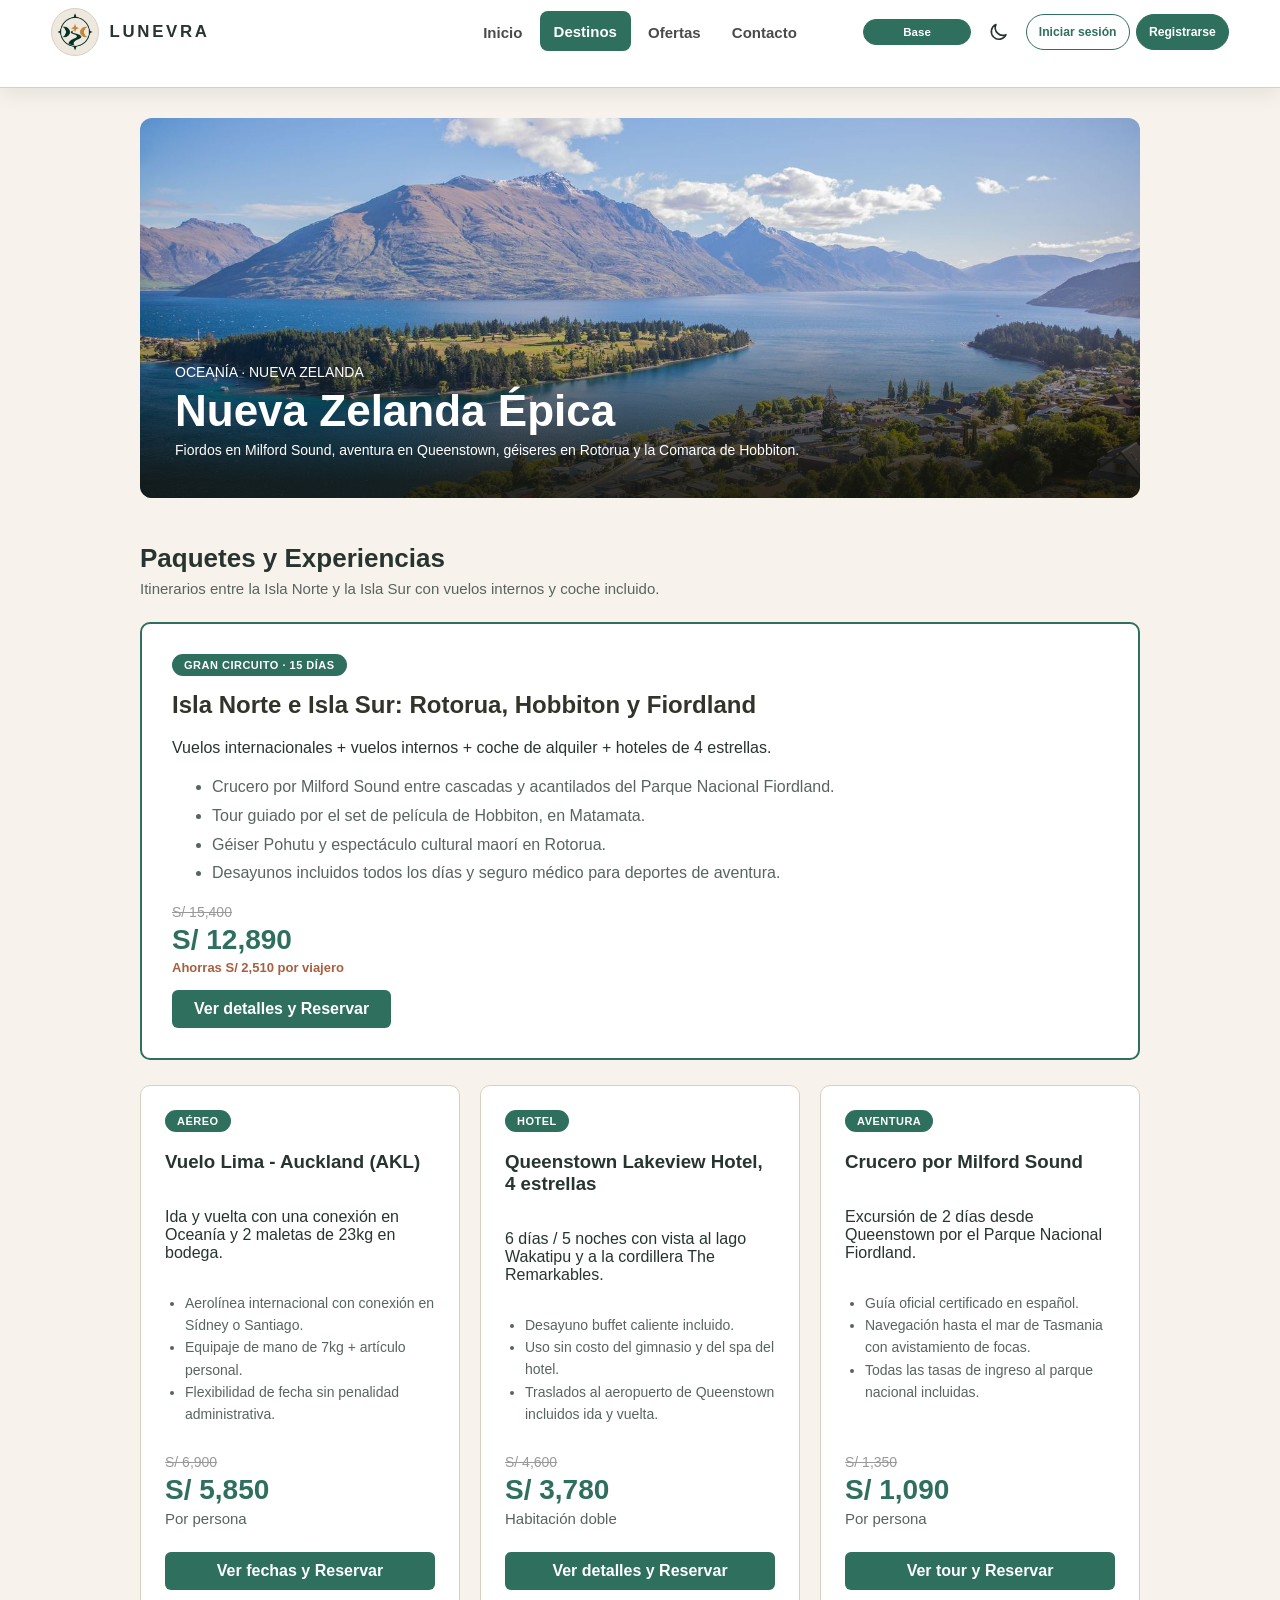
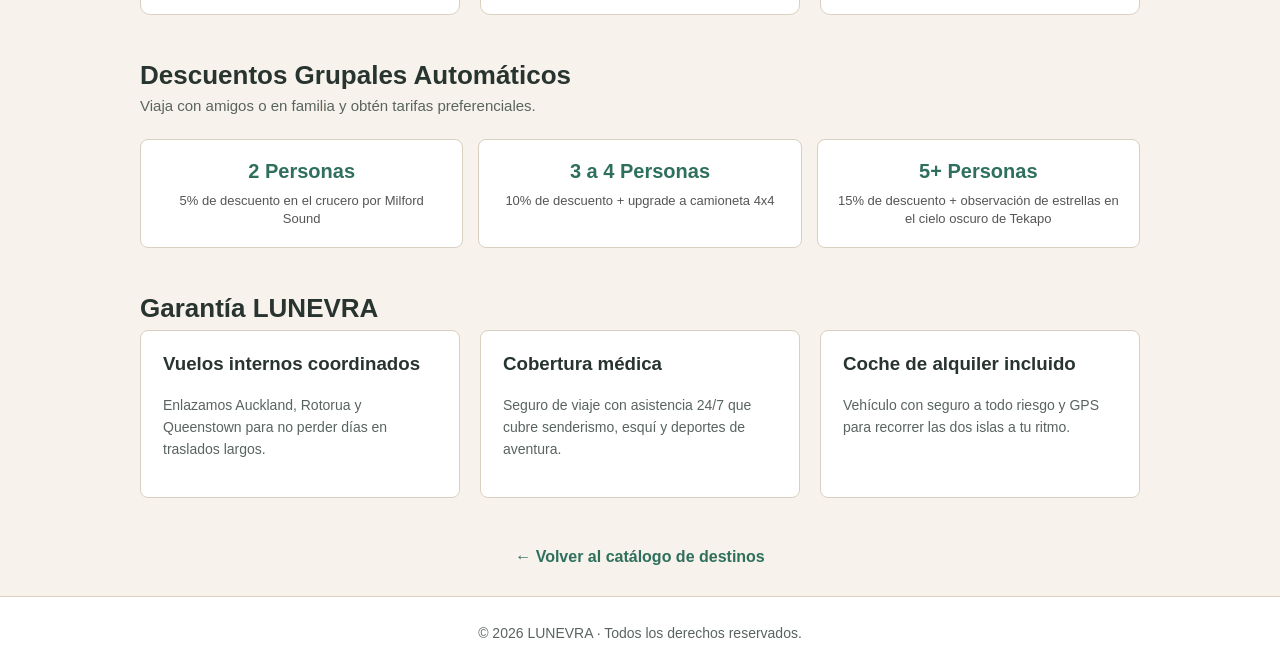
<file: nueva-zelanda.html>
<!DOCTYPE html>
<html lang="es">
<head>
    <meta charset="UTF-8">
    <meta name="viewport" content="width=device-width, initial-scale=1.0">
    <meta name="description" content="Viaja a Nueva Zelanda con Lunevra: crucero por Milford Sound, aventura en Queenstown, géiseres en Rotorua y el set de Hobbiton, con vuelos, hoteles y coche incluido.">
    <link rel="icon" type="image/png" href="img/logo-lunevra-d.png">
    <link rel="stylesheet" href="variables.css" />
    <link rel="stylesheet" href="Styles.css">
    <link rel="stylesheet" href="nueva-zelanda.css">
    <link rel="stylesheet" href="accesibilidad.css">
    <title>Nueva Zelanda - LUNEVRA</title>
</head>
<body>
    <a class="salto-contenido" href="#contenido-principal">Saltar al contenido principal</a>
    <input class="control-estado" type="radio" name="paleta" id="paleta-base" checked>
    <input class="control-estado" type="radio" name="paleta" id="paleta-protanopia">
    <input class="control-estado" type="radio" name="paleta" id="paleta-deuteranopia">
    <input class="control-estado" type="radio" name="paleta" id="paleta-tritanopia">
    <input class="control-estado" type="checkbox" id="modo-nocturno">
    <div class="sitio">

    <div class="transicion-viaje">
        <img src="img/avion.png" alt="Avión Lunevra" class="avion-transicion">
        <p>Preparando tu viaje a Nueva Zelanda...</p>
        <div class="barra-transicion">
            <div class="progreso-transicion"></div>
        </div>
    </div>

    <header class="encabezado" id="Arriba">
        <div class="marca-bloque"><a class="marca" href="index.html" aria-label="Ir al inicio de Lunevra"><span class="marca-icono"><img src="img/logo-lunevra-d.png" alt="Logo de Lunevra"></span><span class="marca-texto"><strong>LUNEVRA</strong></span></a></div>
        <img src="img/avion.png" alt="" class="avion-fondo">
        <input class="menu-control" type="checkbox" id="menu-control"><label class="boton-menu" for="menu-control" aria-label="Abrir o cerrar el menú">☰</label>
        <nav class="navegacion" aria-label="Navegación principal"><ul class="menu"><li><a href="index.html">Inicio</a></li><li><a href="destinos.html" aria-current="page">Destinos</a></li><li><a href="#ofertas">Ofertas</a></li><li><a href="#contacto">Contacto</a></li></ul></nav>
        <div class="acciones-header"><fieldset class="selector-vision"><legend class="solo-lectura">Modo de color</legend><label for="paleta-protanopia">Base</label><label for="paleta-deuteranopia">Protanopía</label><label for="paleta-tritanopia">Deuteranopía</label><label for="paleta-base">Tritanopía</label></fieldset><label class="boton-modo boton-modo-icono" for="modo-nocturno" aria-label="Activar o desactivar modo nocturno" title="Cambiar modo de color"><svg class="icono-tema icono-luna" viewBox="0 0 24 24" aria-hidden="true"><path d="M20 15.2A8.5 8.5 0 0 1 8.8 4a8.5 8.5 0 1 0 11.2 11.2Z"/></svg><svg class="icono-tema icono-sol" viewBox="0 0 24 24" aria-hidden="true"><circle cx="12" cy="12" r="4"/><path d="M12 2v2M12 20v2M4.9 4.9l1.4 1.4M17.7 17.7l1.4 1.4M2 12h2M20 12h2M4.9 19.1l1.4-1.4M17.7 6.3l1.4-1.4"/></svg></label><div class="cuenta"><a class="boton-cuenta-secundario" href="#acceso">Iniciar sesión</a><a class="boton-cuenta" href="#registro">Registrarse</a></div></div>
    </header>

    <main class="pagina-destino" id="contenido-principal" tabindex="-1">
        <section class="cabecera-destino">
            <img src="img/nueva-zelanda.jpg" alt="Fiordos y montañas nevadas de Nueva Zelanda">
            <div class="cabecera-texto">
                <p>OCEANÍA · NUEVA ZELANDA</p>
                <h1>Nueva Zelanda Épica</h1>
                <p>Fiordos en Milford Sound, aventura en Queenstown, géiseres en Rotorua y la Comarca de Hobbiton.</p>
            </div>
        </section>

        <section class="seccion" id="ofertas">
            <h2 class="titulo-seccion">Paquetes y Experiencias</h2>
            <p class="subtitulo">Itinerarios entre la Isla Norte y la Isla Sur con vuelos internos y coche incluido.</p>

            <article class="oferta-destacada">
                <span class="etiqueta">GRAN CIRCUITO · 15 DÍAS</span>
                <h2>Isla Norte e Isla Sur: Rotorua, Hobbiton y Fiordland</h2>
                <p>Vuelos internacionales + vuelos internos + coche de alquiler + hoteles de 4 estrellas.</p>
                <ul>
                    <li>Crucero por Milford Sound entre cascadas y acantilados del Parque Nacional Fiordland.</li>
                    <li>Tour guiado por el set de película de Hobbiton, en Matamata.</li>
                    <li>Géiser Pohutu y espectáculo cultural maorí en Rotorua.</li>
                    <li>Desayunos incluidos todos los días y seguro médico para deportes de aventura.</li>
                </ul>
                <p class="precio-regular">S/ 15,400</p>
                <p class="precio">S/ 12,890</p>
                <span class="ahorro">Ahorras S/ 2,510 por viajero</span>
                <div>
                    <a href="#modal-paquete" class="boton-oferta">Ver detalles y Reservar</a>
                </div>
            </article>

            <div class="ofertas">
                <article class="oferta">
                    <span class="etiqueta">AÉREO</span>
                    <h3>Vuelo Lima - Auckland (AKL)</h3>
                    <p>Ida y vuelta con una conexión en Oceanía y 2 maletas de 23kg en bodega.</p>
                    <ul>
                        <li>Aerolínea internacional con conexión en Sídney o Santiago.</li>
                        <li>Equipaje de mano de 7kg + artículo personal.</li>
                        <li>Flexibilidad de fecha sin penalidad administrativa.</li>
                    </ul>
                    <p class="precio-regular">S/ 6,900</p>
                    <p class="precio">S/ 5,850</p>
                    <p class="subtitulo">Por persona</p>
                    <a href="#modal-vuelo" class="boton-oferta">Ver fechas y Reservar</a>
                </article>

                <article class="oferta">
                    <span class="etiqueta">HOTEL</span>
                    <h3>Queenstown Lakeview Hotel, 4 estrellas</h3>
                    <p>6 días / 5 noches con vista al lago Wakatipu y a la cordillera The Remarkables.</p>
                    <ul>
                        <li>Desayuno buffet caliente incluido.</li>
                        <li>Uso sin costo del gimnasio y del spa del hotel.</li>
                        <li>Traslados al aeropuerto de Queenstown incluidos ida y vuelta.</li>
                    </ul>
                    <p class="precio-regular">S/ 4,600</p>
                    <p class="precio">S/ 3,780</p>
                    <p class="subtitulo">Habitación doble</p>
                    <a href="#modal-hotel" class="boton-oferta">Ver detalles y Reservar</a>
                </article>

                <article class="oferta">
                    <span class="etiqueta">AVENTURA</span>
                    <h3>Crucero por Milford Sound</h3>
                    <p>Excursión de 2 días desde Queenstown por el Parque Nacional Fiordland.</p>
                    <ul>
                        <li>Guía oficial certificado en español.</li>
                        <li>Navegación hasta el mar de Tasmania con avistamiento de focas.</li>
                        <li>Todas las tasas de ingreso al parque nacional incluidas.</li>
                    </ul>
                    <p class="precio-regular">S/ 1,350</p>
                    <p class="precio">S/ 1,090</p>
                    <p class="subtitulo">Por persona</p>
                    <a href="#modal-tour" class="boton-oferta">Ver tour y Reservar</a>
                </article>
            </div>
        </section>

        <h2 class="titulo-seccion">Descuentos Grupales Automáticos</h2>
        <p class="subtitulo">Viaja con amigos o en familia y obtén tarifas preferenciales.</p>
        <section class="promociones">
            <div class="promocion">
                <p>2 Personas</p>
                <small>5% de descuento en el crucero por Milford Sound</small>
            </div>
            <div class="promocion">
                <p>3 a 4 Personas</p>
                <small>10% de descuento + upgrade a camioneta 4x4</small>
            </div>
            <div class="promocion">
                <p>5+ Personas</p>
                <small>15% de descuento + observación de estrellas en el cielo oscuro de Tekapo</small>
            </div>
        </section>

        <h2 class="titulo-seccion">Garantía LUNEVRA</h2>
        <div class="servicios">
            <article>
                <h3>Vuelos internos coordinados</h3>
                <p>Enlazamos Auckland, Rotorua y Queenstown para no perder días en traslados largos.</p>
            </article>
            <article>
                <h3>Cobertura médica</h3>
                <p>Seguro de viaje con asistencia 24/7 que cubre senderismo, esquí y deportes de aventura.</p>
            </article>
            <article>
                <h3>Coche de alquiler incluido</h3>
                <p>Vehículo con seguro a todo riesgo y GPS para recorrer las dos islas a tu ritmo.</p>
            </article>
        </div>

        <div class="volver">
            <a href="destinos.html">← Volver al catálogo de destinos</a>
        </div>
    </main>

    <div id="modal-paquete" class="modal-viaje">
        <div class="modal-contenido">
            <a href="#ofertas" class="modal-cerrar">&times;</a>
            <div class="modal-avion-box">
                <img src="img/avion.png" alt="Avión" class="avion-miniatura">
                <div class="barra-modal"><div class="progreso-modal"></div></div>
            </div>
            <h3>Isla Norte e Isla Sur: Rotorua, Hobbiton y Fiordland</h3>
            <p class="modal-subtitulo">Detalle de reserva y pasarela de pago</p>
            <div class="caja-itinerario">
                <ul>
                    <li>Vuelos internacionales Lima - Auckland - Lima + 2 vuelos domésticos.</li>
                    <li>14 noches en hoteles seleccionados de 4 estrellas con desayuno diario.</li>
                    <li>Coche de alquiler con seguro a todo riesgo durante todo el recorrido.</li>
                    <li>Entradas a Hobbiton, Te Puia y el crucero por Milford Sound incluidas.</li>
                </ul>
            </div>
            <form action="#" method="get" class="form-pago">
                <div class="fila-campos">
                    <div>
                        <label>Fecha de salida:</label>
                        <input type="date" required>
                    </div>
                    <div>
                        <label>Pasajeros:</label>
                        <select>
                            <option>1 Viajero (Tarifa regular)</option>
                            <option>2 Viajeros (5% Dcto.)</option>
                            <option>3 Viajeros (10% Dcto.)</option>
                            <option>4+ Viajeros (15% Dcto. Grupal)</option>
                        </select>
                    </div>
                </div>
                <p class="titulo-metodos">Selecciona tu método de pago:</p>
                <div class="grilla-pagos">
                    <label class="opcion-banco">
                        <input type="radio" name="pago_paquete" checked>
                        <span><strong>BCP / LATAM Pass</strong><small>Acumula millas y acceso a cuotas</small></span>
                    </label>
                    <label class="opcion-banco">
                        <input type="radio" name="pago_paquete">
                        <span><strong>BBVA</strong><small>Hasta 3 cuotas sin intereses</small></span>
                    </label>
                    <label class="opcion-banco">
                        <input type="radio" name="pago_paquete">
                        <span><strong>Interbank</strong><small>Transferencia directa y Millas Benefit</small></span>
                    </label>
                    <label class="opcion-banco">
                        <input type="radio" name="pago_paquete">
                        <span><strong>Mastercard</strong><small>Tarjeta de crédito / débito internacional</small></span>
                    </label>
                    <label class="opcion-banco">
                        <input type="radio" name="pago_paquete">
                        <span><strong>Western Union</strong><small>Pago en efectivo en ventanilla o agente</small></span>
                    </label>
                </div>
                <button type="submit" class="boton-confirmar">Confirmar Reserva de Paquete</button>
            </form>
        </div>
    </div>

    <div id="modal-vuelo" class="modal-viaje">
        <div class="modal-contenido">
            <a href="#ofertas" class="modal-cerrar">&times;</a>
            <div class="modal-avion-box">
                <img src="img/avion.png" alt="Avión" class="avion-miniatura">
                <div class="barra-modal"><div class="progreso-modal"></div></div>
            </div>
            <h3>Vuelo Lima - Auckland (Ida y Vuelta)</h3>
            <p class="modal-subtitulo">Detalle de boletos aéreos y pago</p>
            <div class="caja-itinerario">
                <ul>
                    <li>2 maletas de 23kg en bodega + 1 equipaje de mano de 7kg por persona.</li>
                    <li>Comidas y bebidas a bordo incluidas en todos los tramos.</li>
                    <li>Permite un cambio de fecha sin cargo adicional.</li>
                </ul>
            </div>
            <form action="#" method="get" class="form-pago">
                <div class="fila-campos">
                    <div>
                        <label>Fecha de salida:</label>
                        <input type="date" required>
                    </div>
                    <div>
                        <label>Fecha de regreso:</label>
                        <input type="date" required>
                    </div>
                </div>
                <p class="titulo-metodos">Selecciona tu método de pago:</p>
                <div class="grilla-pagos">
                    <label class="opcion-banco"><input type="radio" name="pago_vuelo" checked> <span><strong>BCP / LATAM Pass</strong><small>Acumula tus millas de vuelo</small></span></label>
                    <label class="opcion-banco"><input type="radio" name="pago_vuelo"> <span><strong>BBVA</strong><small>Cuotas sin intereses</small></span></label>
                    <label class="opcion-banco"><input type="radio" name="pago_vuelo"> <span><strong>Interbank</strong><small>Débito o crédito</small></span></label>
                    <label class="opcion-banco"><input type="radio" name="pago_vuelo"> <span><strong>Mastercard</strong><small>Protección al viajero</small></span></label>
                    <label class="opcion-banco"><input type="radio" name="pago_vuelo"> <span><strong>Western Union</strong><small>Depósito en agente</small></span></label>
                </div>
                <button type="submit" class="boton-confirmar">Confirmar Reserva de Vuelo</button>
            </form>
        </div>
    </div>

    <div id="modal-hotel" class="modal-viaje">
        <div class="modal-contenido">
            <a href="#ofertas" class="modal-cerrar">&times;</a>
            <div class="modal-avion-box">
                <img src="img/avion.png" alt="Avión" class="avion-miniatura">
                <div class="barra-modal"><div class="progreso-modal"></div></div>
            </div>
            <h3>Queenstown Lakeview Hotel, 4 estrellas</h3>
            <p class="modal-subtitulo">Detalle de hospedaje y pago</p>
            <div class="caja-itinerario">
                <ul>
                    <li>Habitación con balcón hacia el lago Wakatipu.</li>
                    <li>Desayunos buffet calientes con opciones internacionales.</li>
                    <li>Recogida y traslado al aeropuerto de Queenstown incluido.</li>
                </ul>
            </div>
            <form action="#" method="get" class="form-pago">
                <div class="fila-campos">
                    <div>
                        <label>Fecha Check-in:</label>
                        <input type="date" required>
                    </div>
                    <div>
                        <label>Fecha Check-out:</label>
                        <input type="date" required>
                    </div>
                </div>
                <p class="titulo-metodos">Selecciona tu método de pago:</p>
                <div class="grilla-pagos">
                    <label class="opcion-banco"><input type="radio" name="pago_hotel" checked> <span><strong>BCP / LATAM Pass</strong><small>Acumulación directa</small></span></label>
                    <label class="opcion-banco"><input type="radio" name="pago_hotel"> <span><strong>BBVA</strong><small>Pago seguro en cuotas</small></span></label>
                    <label class="opcion-banco"><input type="radio" name="pago_hotel"> <span><strong>Interbank</strong><small>Transferencia bancaria</small></span></label>
                    <label class="opcion-banco"><input type="radio" name="pago_hotel"> <span><strong>Mastercard</strong><small>Aceptación mundial</small></span></label>
                    <label class="opcion-banco"><input type="radio" name="pago_hotel"> <span><strong>Western Union</strong><small>Pago en ventanilla</small></span></label>
                </div>
                <button type="submit" class="boton-confirmar">Confirmar Estadía de Hotel</button>
            </form>
        </div>
    </div>

    <div id="modal-tour" class="modal-viaje">
        <div class="modal-contenido">
            <a href="#ofertas" class="modal-cerrar">&times;</a>
            <div class="modal-avion-box">
                <img src="img/avion.png" alt="Avión" class="avion-miniatura">
                <div class="barra-modal"><div class="progreso-modal"></div></div>
            </div>
            <h3>Crucero por Milford Sound</h3>
            <p class="modal-subtitulo">Detalle de la excursión y pago</p>
            <div class="caja-itinerario">
                <ul>
                    <li>Navegación entre las cascadas Stirling y Bowen del fiordo.</li>
                    <li>Avistamiento de focas, delfines y, según temporada, pingüinos de Fiordland.</li>
                    <li>Almuerzo a bordo durante la navegación por el fiordo.</li>
                </ul>
            </div>
            <form action="#" method="get" class="form-pago">
                <div class="fila-campos">
                    <div>
                        <label>Fecha de la actividad:</label>
                        <input type="date" required>
                    </div>
                    <div>
                        <label>Cantidad de personas:</label>
                        <input type="number" min="1" value="1" required>
                    </div>
                </div>
                <p class="titulo-metodos">Selecciona tu método de pago:</p>
                <div class="grilla-pagos">
                    <label class="opcion-banco"><input type="radio" name="pago_tour" checked> <span><strong>BCP / LATAM Pass</strong><small>Pago rápido</small></span></label>
                    <label class="opcion-banco"><input type="radio" name="pago_tour"> <span><strong>BBVA</strong><small>Banca digital</small></span></label>
                    <label class="opcion-banco"><input type="radio" name="pago_tour"> <span><strong>Interbank</strong><small>Transferencia inmediata</small></span></label>
                    <label class="opcion-banco"><input type="radio" name="pago_tour"> <span><strong>Mastercard</strong><small>Pago seguro</small></span></label>
                    <label class="opcion-banco"><input type="radio" name="pago_tour"> <span><strong>Western Union</strong><small>Giro en efectivo</small></span></label>
                </div>
                <button type="submit" class="boton-confirmar">Confirmar Excursión</button>
            </form>
        </div>
    </div>

    <footer class="pie-pagina" id="contacto">
        <p>© 2026 LUNEVRA · Todos los derechos reservados.</p>
    </footer>
    <section class="modal-cuenta" id="acceso" aria-labelledby="titulo-acceso"><div class="modal-cuenta-contenido"><a class="modal-cerrar-cuenta" href="#Arriba" aria-label="Cerrar">×</a><h2 id="titulo-acceso">Iniciar sesión</h2><p>Ingresa tus datos para continuar.</p><form action="#Arriba" method="get"><label for="correo-acceso">Correo</label><input type="email" id="correo-acceso" name="correo" required><label for="clave-acceso">Contraseña</label><input type="password" id="clave-acceso" name="clave" required><button class="boton-primario" type="submit">Ingresar</button></form></div></section>
    <section class="modal-cuenta" id="registro" aria-labelledby="titulo-registro"><div class="modal-cuenta-contenido"><a class="modal-cerrar-cuenta" href="#Arriba" aria-label="Cerrar">×</a><h2 id="titulo-registro">Crear cuenta</h2><p>Registra tus datos básicos.</p><form action="#Arriba" method="get"><label for="nombre-registro">Nombre</label><input type="text" id="nombre-registro" name="nombre" required><label for="correo-registro">Correo</label><input type="email" id="correo-registro" name="correo" required><button class="boton-primario" type="submit">Registrarme</button></form></div></section>
    </div>
</body>
</html>
</file>
<file: variables.css>
:root {
  --marca-verde: #8B9A6E;
  --marca-verde-oscuro: #707F55;
  --marca-verde-claro: #F8FAF3;
  --marca-verde-profundo: #1F3D2B;

  --marca-arena: #EAE2D6;
  --marca-crema: #F7F2EB;
  --marca-blanco: #ffffff;

  --marca-tierra: #4A4A3F;
  --marca-tierra-oscuro: #33332B;

  --neutro-texto: #555555;
  --neutro-texto-suave: #666666;
  --neutro-texto-tenue: #777777;
  --neutro-gris: #888888;
  --neutro-gris-claro: #999999;
  --neutro-fondo: #EEEEEE;
  --neutro-fondo-suave: #FAFAFA;
  --neutro-borde: #E5E5E5;
  --neutro-oscuro: #222222;
  --neutro-negro: #1A1A1A;
  --neutro-titulo: #333333;
  --neutro-menu: #4A4A4A;

  --marca-terracota: #C56B4A;

  --velo-imagen: rgba(20, 20, 15, 0.45);
  --velo-imagen-fuerte: rgba(20, 20, 15, 0.75);
  --velo-degradado-inicio: rgba(20, 20, 15, 0);
  --velo-degradado-fin: rgba(20, 20, 15, 0.85);

  --sombra-tarjeta: 0 10px 24px rgba(20, 20, 15, 0.12);
  --sombra-modal: 0 15px 35px rgba(0, 0, 0, 0.25);

  --transicion-tarjeta: transform 0.25s ease, box-shadow 0.25s ease, border-color 0.25s ease;
  --transicion-imagen: transform 0.4s ease;

  --anillo-foco: 3px;
}
</file>
<file: Styles.css>
#Arriba {
  display: flex;
  background-color: var(--marca-blanco);
  border-bottom: 1px solid var(--neutro-borde);
  padding: 10px 20px;
}

.logo {
  display: flex;
  margin: auto 0;
}

.logo img {
  width: auto;
  height: 70px;
}

.logo h1 {
  font-size: 20px;
  color: var(--neutro-negro);
  margin: auto 0 auto 10px;
}

.menu {
  display: flex;
  margin: auto 0 auto 40px;
}

.menu li {
  margin: 20px;
}

.menu li a {
  color: var(--neutro-menu);
  font-size: 15px;
}

.avion-fondo {
  position: absolute;
  top: 15px;
  left: -100px;
  width: 90px;
  animation: volar 12s linear infinite;
  opacity: 0.15;
}

@keyframes volar {
  to { left: 100%; }
}

.botones {
  display: flex;
  align-items: center;
  margin-left: auto;
  gap: 10px;
}

.botones button {
  font-size: 14px;
  color: var(--marca-blanco);
  background-color: var(--marca-verde-profundo);
  border-radius: 200px;
  padding: 10px 20px;
  margin: 0;
}

.buscador-hero {
  background-color: var(--marca-blanco);
  border: 1px solid var(--marca-arena);
  border-radius: 8px;
  padding: 15px 20px;
  margin: 20px 0 15px 0;
}

.buscador-hero label {
  font-size: 14px;
  color: var(--marca-tierra);
}

.buscador-hero input {
  width: 60%;
  padding: 8px 12px;
  margin: 8px 10px 0 0;
  border: 1px solid var(--marca-arena);
  border-radius: 5px;
}

.buscador-hero input:focus {
  border-color: var(--marca-verde);
  outline: none;
}

.buscador-hero button {
  font-size: 14px;
  color: var(--marca-blanco);
  background-color: var(--marca-verde);
  border: none;
  border-radius: 5px;
  padding: 8px 16px;
  cursor: pointer;
}

.buscador-hero button:hover {
  background-color: var(--marca-verde-oscuro);
}

.hero-acciones {
  margin-bottom: 15px;
}

.hero-acciones button {
  margin-right: 10px;
}

.boton-primario,
.boton-secundario {
  font-size: 14px;
  padding: 10px 20px;
  border-radius: 5px;
  text-decoration: none;
  cursor: pointer;
}

.boton-primario {
  background-color: var(--marca-verde);
  color: var(--marca-blanco);
  border: none;
}

.boton-primario:hover {
  background-color: var(--marca-verde-oscuro);
}

.boton-secundario {
  background-color: var(--marca-arena);
  color: var(--marca-tierra);
  border: 1px solid var(--marca-verde);
}

.boton-secundario:hover {
  background-color: var(--marca-verde);
  color: var(--marca-blanco);
}

@media (max-width: 1024px) {
  .sitio .buscador-hero {
    padding: 0.9rem;
  }
}

@media (max-width: 768px) {
  .sitio .buscador-hero {
    grid-template-columns: minmax(0, 1fr);
    padding: 0.85rem;
  }

  .sitio .buscador-hero label {
    grid-column: auto;
  }

  .sitio .hero-acciones {
    gap: 0.5rem;
  }
}

@media (max-width: 575px) {
  .sitio .buscador-hero {
    padding: 0.8rem;
  }

  .sitio .hero-acciones {
    flex-direction: column;
    align-items: stretch;
  }

  .sitio .hero-acciones .boton-primario,
  .sitio .hero-acciones .boton-secundario {
    width: 100%;
  }
}
</file>
<file: destinos.css>
body {

  background-color: var(--marca-crema);

  margin: 0;

}

.contenedor {

  width: 90%;

  max-width: 1000px;

  margin: 0 auto;

}

.hero {

  background-color: var(--marca-crema);

}

.pais-destacado {

  background-image: url("img/nueva-zelanda.jpg");

  background-size: cover;

  background-position: center;

  height: 100vh;

}

.pais-destacado-overlay {

  box-sizing: border-box;

  height: 100%;

  width: 100%;

  max-width: 650px;

  background-color: var(--velo-imagen);

  padding: 25vh 50px 5vh 50px;

}

.pais-destacado-ubicacion {

  font-size: 14px;

  color: var(--marca-arena);

  text-transform: uppercase;

  margin-bottom: 10px;

}

.pais-destacado-overlay h2 {

  font-size: 64px;

  color: var(--marca-blanco);

  margin-bottom: 10px;

}

.pais-destacado-subtitulo {

  font-size: 22px;

  color: var(--marca-blanco);

  margin-bottom: 15px;

}

.pais-destacado-overlay .descripcion {

  color: var(--marca-crema);

  max-width: 480px;

  margin-bottom: 25px;

}

.ver-mas-contenedor {

  text-align: center;

  margin: 20px 0;

}

.titulo-pagina {

  color: var(--marca-tierra);

  margin: 30px 0 5px 0;

}

.subtitulo-pagina {

  color: var(--neutro-texto);

  margin-bottom: 20px;

}

.widget-usuario {

  background-color: var(--neutro-fondo);

  border: 1px solid var(--marca-arena);

  border-radius: 8px;

  padding: 15px 20px;

  margin-bottom: 25px;

}

.widget-usuario .avatar {

  width: 50px;

  height: 50px;

  object-fit: cover;

  border-radius: 50%;

  border: 2px solid var(--marca-verde);

  margin-bottom: 8px;

}

.widget-usuario .contador {

  font-size: 14px;

  color: var(--marca-tierra);

}

.filtros-destinos {

  margin-bottom: 25px;

}

.filtro-btn {

  font-size: 14px;

  color: var(--marca-tierra);

  background-color: var(--neutro-fondo);

  border: none;

  border-radius: 20px;

  padding: 8px 18px;

  margin: 0 8px 8px 0;

  cursor: pointer;

}

.filtro-btn:hover {

  background-color: var(--marca-arena);

}

.filtro-activo,

.filtro-activo:hover {

  background-color: var(--marca-verde);

  color: var(--marca-blanco);

}

.grid-destinos {

  margin-bottom: 10px;

}

.tarjeta-destino,

.tarjeta-proximamente {

  display: inline-block;

  vertical-align: top;

  width: 30%;

  margin: 0 3% 25px 0;

}

.tarjeta-destino:nth-child(3n),

.tarjeta-proximamente:nth-child(3n) {

  margin-right: 0;

}

.tarjeta-destino {

  background-color: var(--marca-blanco);

  border: 1px solid var(--marca-arena);

  border-radius: 8px;

}

.tarjeta-destino-imagen {

  width: 100%;

  height: 200px;

  overflow: hidden;

  border-radius: 8px 8px 0 0;

}

.tarjeta-destino-imagen img {

  width: 100%;

  height: 200px;

  object-fit: cover;

}

.tarjeta-categoria {

  display: inline-block;

  background-color: var(--marca-blanco);

  color: var(--marca-tierra);

  font-size: 11px;

  text-transform: uppercase;

  padding: 4px 10px;

  border-radius: 4px;

  margin: -20px 0 0 15px;

}

.tarjeta-destino-texto {

  padding: 10px 20px 20px 20px;

}

.tarjeta-destino-texto h2 {

  font-size: 22px;

  color: var(--marca-tierra);

  margin: 5px 0 8px 0;

}

.tarjeta-destino-texto .descripcion {

  color: var(--neutro-texto);

  margin-bottom: 12px;

}


.enlace-ver-mas {

  font-size: 14px;

  color: var(--marca-verde);

  background: none;

  border: none;

  padding: 0;

  cursor: pointer;

  text-decoration: none;

}

.enlace-ver-mas:hover {

  text-decoration: underline;

}

.tarjeta-proximamente {

  border: 2px dashed var(--marca-verde);

  border-radius: 8px;

  padding: 40px 20px;

  text-align: center;

  color: var(--marca-verde);

  background-color: var(--neutro-fondo);

}

.volver-arriba {

  text-align: center;

  margin: 10px 0 30px 0;

  
}

.volver-arriba a {

  color: var(--marca-verde);

  text-decoration: none;

  font-size: 15px;

}

.volver-arriba a:hover {

  text-decoration: underline;

}

@view-transition {
    navigation: auto;
}


::view-transition-old(root) {
    animation: desaparecer-pagina 0.4s ease forwards;
}

::view-transition-new(root) {
    animation: aparecer-pagina 0.6s ease forwards;
}



@keyframes desaparecer-pagina {

    from {
        opacity: 1;
    }

    to {
        opacity: 0;
    }

}




@keyframes aparecer-pagina {

    from {
        opacity: 0;
        transform: translateX(40px);
    }

    to {
        opacity: 1;
        transform: translateX(0);
    }

}

.control-filtro {
  position: absolute;
  width: 1px;
  height: 1px;
  overflow: hidden;
  clip-path: inset(50%);
}

.filtros-destinos {
  display: flex;
  flex-wrap: wrap;
  gap: 8px;
}

.filtro-btn {
  display: inline-block;
  margin: 0;
}

#filtro-todos:checked ~ .filtros-destinos label[for="filtro-todos"],
#filtro-america:checked ~ .filtros-destinos label[for="filtro-america"],
#filtro-europa:checked ~ .filtros-destinos label[for="filtro-europa"],
#filtro-asia:checked ~ .filtros-destinos label[for="filtro-asia"],
#filtro-oceania:checked ~ .filtros-destinos label[for="filtro-oceania"] {
  color: var(--marca-blanco);
  background-color: var(--marca-verde);
}

.grid-destinos {
  display: grid;
  grid-template-columns: repeat(3, minmax(0, 1fr));
  gap: 24px;
}

.grid-destinos .tarjeta-destino,
.grid-destinos .tarjeta-proximamente {
  width: auto;
  margin: 0;
}

#filtro-asia:checked ~ .grid-destinos [data-region]:not([data-region="asia"]),
#filtro-europa:checked ~ .grid-destinos [data-region]:not([data-region="europa"]),
#filtro-america:checked ~ .grid-destinos [data-region]:not([data-region="america"]),
#filtro-oceania:checked ~ .grid-destinos [data-region]:not([data-region="oceania"]) {
  display: none;
}

.pais-destacado-overlay h2 {
  font-size: clamp(2.2rem, 8vw, 4rem);
}

.tarjeta-destino {
  overflow: hidden;
  transition: var(--transicion-tarjeta);
}

.tarjeta-destino-link {
  display: block;
  color: inherit;
  text-decoration: none;
}

.sitio .tarjeta-destino:hover,
.sitio .tarjeta-destino:focus-within {
  transform: translateY(-5px);
  border-color: var(--acento);
  box-shadow: var(--sombra-tarjeta);
}

.tarjeta-destino-imagen img {
  transition: var(--transicion-imagen);
}

.tarjeta-destino:hover .tarjeta-destino-imagen img,
.tarjeta-destino:focus-within .tarjeta-destino-imagen img {
  transform: scale(1.08);
}

.tarjeta-destino:hover .enlace-ver-mas,
.tarjeta-destino:focus-within .enlace-ver-mas {
  text-decoration: underline;
}

.tarjeta-destino-link:focus-visible {
  outline: var(--anillo-foco) solid var(--acento);
  outline-offset: 3px;
  border-radius: 8px;
}

#filtro-todos:focus-visible ~ .filtros-destinos label[for="filtro-todos"],
#filtro-america:focus-visible ~ .filtros-destinos label[for="filtro-america"],
#filtro-europa:focus-visible ~ .filtros-destinos label[for="filtro-europa"],
#filtro-asia:focus-visible ~ .filtros-destinos label[for="filtro-asia"],
#filtro-oceania:focus-visible ~ .filtros-destinos label[for="filtro-oceania"] {
  outline: var(--anillo-foco) solid var(--acento);
  outline-offset: 2px;
  background-color: var(--borde);
}

.volver-arriba a:focus-visible {
  outline: var(--anillo-foco) solid var(--acento);
  outline-offset: 2px;
  border-radius: 4px;
  text-decoration: underline;
}

@media (max-width: 1024px) {
  .grid-destinos {
    grid-template-columns: repeat(2, minmax(0, 1fr));
    gap: 20px;
  }

  .pais-destacado-overlay {
    max-width: 100%;
    min-height: inherit;
    padding: 20vh 40px 6vh;
  }
}

@media (max-width: 768px) {
  .grid-destinos {
    gap: 18px;
  }

  .pais-destacado {
    height: auto;
    min-height: 32rem;
  }

  .pais-destacado-overlay {
    min-height: inherit;
    padding: 16vh 28px 6vh;
  }

  .pais-destacado-subtitulo {
    font-size: 19px;
  }

  .titulo-pagina {
    font-size: clamp(1.9rem, 5vw, 2.4rem);
  }

  .widget-usuario {
    padding: 14px 16px;
  }
}

@media (max-width: 575px) {
  .grid-destinos {
    grid-template-columns: minmax(0, 1fr);
  }

  .titulo-pagina {
    font-size: clamp(1.8rem, 10vw, 2.2rem);
  }

  .pais-destacado-overlay {
    min-height: inherit;
    padding: 12vh 20px 5vh;
  }

  .pais-destacado {
    height: auto;
    min-height: 30rem;
  }

  .pais-destacado-subtitulo {
    font-size: 17px;
  }

  .tarjeta-destino-imagen,
  .tarjeta-destino-imagen img {
    height: 180px;
  }

  .ver-mas-contenedor .boton-secundario {
    width: 100%;
  }
}
</file>
<file: accesibilidad.css>
:root { font-family: -apple-system, BlinkMacSystemFont, "Segoe UI", Roboto, sans-serif; }
* { box-sizing: border-box; }
html { scroll-behavior: smooth; }
body { margin: 0; }
img { max-width: 100%; height: auto; }

.control-estado, .menu-control {
  position: absolute; width: 1px; height: 1px; overflow: hidden; clip-path: inset(50%);
}

.sitio {
  --fondo: #f7f2eb; --superficie: #ffffff; --superficie-suave: #eee8de;
  --texto: #28342f; --texto-suave: #59645f; --borde: #d9d0c2;
  --acento: #2f6f5e; --acento-fuerte: #245548; --contraste: #ffffff; --secundario: #a85f3f;
  min-height: 100vh; overflow-x: hidden; color: var(--texto); background-color: var(--fondo);
  transition: background-color 0.3s ease, color 0.3s ease;
}

#paleta-protanopia:checked ~ .sitio { --acento: #0072b2; --acento-fuerte: #005785; --secundario: #d89000; }
#paleta-deuteranopia:checked ~ .sitio { --acento: #245a9c; --acento-fuerte: #173f70; --secundario: #c77700; }
#paleta-tritanopia:checked ~ .sitio { --acento: #9b3f62; --acento-fuerte: #733049; --secundario: #087f78; }
#modo-nocturno:checked ~ .sitio {
  --fondo: #101816; --superficie: #18231f; --superficie-suave: #22312c;
  --texto: #eef3ef; --texto-suave: #bdc9c3; --borde: #40524a;
}

.encabezado {
  position: sticky; top: 0; z-index: 1000; display: grid;
  grid-template-columns: 1fr auto; grid-template-areas: "marca menu" "nav nav" "acciones acciones";
  gap: 0.75rem; align-items: center; width: 100%; padding: 0.7rem clamp(1rem, 4vw, 3.5rem);
  color: var(--texto); background-color: var(--superficie); border-bottom: 1px solid var(--borde);
  box-shadow: 0 6px 18px rgba(20, 35, 29, 0.08);
}

#Arriba.encabezado {
  display: grid;
  grid-template-columns: minmax(0, 1fr) auto;
  grid-template-areas: "marca menu" "nav nav" "acciones acciones";
  align-items: center;
  gap: 0.75rem;
  padding: 0.7rem clamp(1rem, 4vw, 3.5rem);
  background-color: var(--superficie);
  border-bottom-color: var(--borde);
}

.marca { grid-area: marca; display: inline-flex; align-items: center; gap: 0.65rem; width: fit-content; color: var(--texto); text-decoration: none; }
.marca-bloque { grid-area: marca; display: flex; align-items: center; gap: 0.45rem; width: fit-content; }
.marca-icono { display: grid; place-items: center; width: 3rem; height: 3rem; overflow: hidden; background: var(--superficie-suave); border: 1px solid var(--borde); border-radius: 50%; transition: transform 0.25s ease; }
.marca:hover .marca-icono { transform: rotate(-5deg) scale(1.04); }
.marca img { width: 2.75rem; height: 2.75rem; object-fit: contain; }
#modo-nocturno:checked ~ .sitio .marca img {
  filter: brightness(1.85) saturate(0.78) contrast(0.95);
}
.marca-texto { display: flex; flex-direction: column; line-height: 1.05; }
.marca-texto strong { font-size: 1.05rem; letter-spacing: 0.16em; }
.marca-texto small { margin-top: 0.25rem; color: var(--texto-suave); font-size: 0.68rem; }

.boton-menu { grid-area: menu; display: grid; place-items: center; width: 2.75rem; height: 2.75rem; color: var(--texto); background: var(--superficie-suave); border: 1px solid var(--borde); border-radius: 0.6rem; cursor: pointer; font-size: 1.35rem; }
.navegacion { grid-area: nav; display: none; }
.menu-control:checked ~ .navegacion { display: block; }
.menu { display: flex; flex-direction: column; gap: 0.25rem; margin: 0; padding: 0; list-style: none; }
.menu li { margin: 0; }
.menu a { display: block; padding: 0.7rem 0.85rem; color: var(--texto); border-radius: 0.5rem; font-size: 0.94rem; font-weight: 600; text-decoration: none; transition: 0.2s ease; }
.menu a:hover, .menu a:focus-visible, .menu a[aria-current="page"] { color: var(--contraste); background: var(--acento); transform: translateY(-1px); }

.acciones-header { grid-area: acciones; display: flex; flex-wrap: wrap; align-items: center; gap: 0.55rem; min-width: 0; padding-top: 0.65rem; border-top: 1px solid var(--borde); }
.selector-vision { display: flex; flex-wrap: wrap; align-items: center; gap: 0.3rem; margin: 0; padding: 0; border: 0; }
.selector-vision legend { width: 100%; color: var(--texto-suave); font-size: 0.7rem; font-weight: 700; text-transform: uppercase; }
.selector-vision label, .boton-modo { padding: 0.4rem 0.55rem; color: var(--texto); background: var(--superficie-suave); border: 1px solid var(--borde); border-radius: 999px; cursor: pointer; font-size: 0.72rem; font-weight: 700; transition: 0.2s ease; }
.selector-vision label:hover { transform: translateY(-1px); }
#paleta-base:checked ~ .sitio label[for="paleta-base"],
#paleta-protanopia:checked ~ .sitio label[for="paleta-protanopia"],
#paleta-deuteranopia:checked ~ .sitio label[for="paleta-deuteranopia"],
#paleta-tritanopia:checked ~ .sitio label[for="paleta-tritanopia"] { color: var(--contraste); background: var(--acento); border-color: var(--acento); }
.boton-modo { display: inline-flex; align-items: center; gap: 0.4rem; min-height: 2.3rem; }
#modo-nocturno:checked ~ .sitio .boton-modo { color: #101816; background: #f0d58a; border-color: #f0d58a; }

.boton-modo-icono {
  justify-content: center; width: 2.3rem; min-width: 2.3rem; padding: 0;
  color: var(--texto); background: transparent; border-color: transparent;
}
.boton-modo-icono:hover { color: var(--acento); background: var(--superficie-suave); }
.icono-tema { width: 1.35rem; height: 1.35rem; fill: none; stroke: currentColor; stroke-width: 1.8; stroke-linecap: round; stroke-linejoin: round; }
.icono-sol { display: none; }
#modo-nocturno:checked ~ .sitio .boton-modo-icono {
  color: #f0d58a; background: transparent; border-color: transparent;
}
#modo-nocturno:checked ~ .sitio .icono-luna { display: none; }
#modo-nocturno:checked ~ .sitio .icono-sol { display: block; animation: giro-tema 0.35s ease-out; }
@keyframes giro-tema { from { opacity: 0; transform: rotate(-45deg) scale(0.75); } to { opacity: 1; transform: rotate(0) scale(1); } }
.solo-lectura { position: absolute; width: 1px; height: 1px; overflow: hidden; clip-path: inset(50%); }
.selector-vision label { display: none; }
#paleta-base:checked ~ .sitio .selector-vision label[for="paleta-protanopia"],
#paleta-protanopia:checked ~ .sitio .selector-vision label[for="paleta-deuteranopia"],
#paleta-deuteranopia:checked ~ .sitio .selector-vision label[for="paleta-tritanopia"],
#paleta-tritanopia:checked ~ .sitio .selector-vision label[for="paleta-base"] {
  display: inline-flex; align-items: center; justify-content: center;
  min-width: 6.8rem; color: var(--contraste); background: var(--acento); border-color: var(--acento);
}

.cuenta { display: flex; flex-wrap: wrap; gap: 0.4rem; }
.boton-cuenta, .boton-cuenta-secundario { display: inline-flex; align-items: center; justify-content: center; min-height: 2.3rem; padding: 0.45rem 0.75rem; border: 1px solid var(--acento); border-radius: 999px; font-size: 0.76rem; font-weight: 700; text-decoration: none; }
.boton-cuenta { color: var(--contraste); background: var(--acento); }
.boton-cuenta-secundario { color: var(--acento); background: transparent; }
.boton-cuenta:hover { background: var(--acento-fuerte); }
.boton-cuenta-secundario:hover { color: var(--contraste); background: var(--acento); }

.encabezado { overflow: hidden; }
.encabezado > *:not(.avion-fondo) { position: relative; z-index: 1; }
.encabezado .avion-fondo { z-index: 0; opacity: 0.08; pointer-events: none; }

.sitio main, .sitio .hero { color: var(--texto); background-color: var(--fondo); }
.contenedor { width: min(90%, 1000px); margin-inline: auto; }
.buscador-hero { display: grid; grid-template-columns: 1fr; gap: 0.6rem; padding: 1rem; margin: 0; color: var(--texto); background: var(--superficie); border: 1px solid var(--borde); border-radius: 0.75rem; }
.buscador-hero label { color: var(--texto); font-size: 0.88rem; font-weight: 700; }
.buscador-hero input, .modal-cuenta input, .sitio select, .sitio input[type="date"], .sitio input[type="number"] { width: 100%; min-height: 2.7rem; padding: 0.65rem 0.8rem; color: var(--texto); background: var(--superficie); border: 1px solid var(--borde); border-radius: 0.45rem; }
.buscador-hero input:focus, .modal-cuenta input:focus, .sitio select:focus, .sitio input:focus { border-color: var(--acento); outline: 2px solid var(--acento); outline-offset: 1px; }
.buscador-hero button, .boton-primario, .boton-secundario { display: inline-flex; align-items: center; justify-content: center; min-height: 2.7rem; padding: 0.65rem 1rem; border-radius: 0.5rem; cursor: pointer; font-size: 0.9rem; font-weight: 700; text-decoration: none; transition: 0.2s ease; }
.buscador-hero button, .boton-primario { color: var(--contraste); background: var(--acento); border: 1px solid var(--acento); }
.boton-secundario { color: var(--acento); background: var(--superficie); border: 1px solid var(--acento); }
.buscador-hero button:hover, .boton-primario:hover, .boton-secundario:hover { color: var(--contraste); background: var(--acento-fuerte); transform: translateY(-2px); }
.hero-acciones { display: flex; flex-wrap: wrap; gap: 0.65rem; margin: 0.9rem 0; }

.pie-pagina { padding: 1.5rem clamp(1rem, 4vw, 3.5rem); color: var(--texto-suave); background: var(--superficie); border-top: 1px solid var(--borde); text-align: center; }
.pie-pagina p { margin: 0.25rem 0; }
.modal-cuenta { position: fixed; inset: 0; z-index: 2000; display: none; align-items: center; justify-content: center; padding: 1rem; background: rgba(8, 14, 12, 0.78); }
.modal-cuenta:target { display: flex; }
.modal-cuenta-contenido { position: relative; width: min(100%, 28rem); padding: 1.5rem; color: var(--texto); background: var(--superficie); border: 1px solid var(--borde); border-radius: 0.8rem; box-shadow: 0 18px 45px rgba(0,0,0,0.28); animation: aparecer-modal 0.25s ease-out; }
@keyframes aparecer-modal { from { opacity: 0; transform: translateY(12px) scale(0.98); } to { opacity: 1; transform: translateY(0) scale(1); } }
.modal-cuenta-contenido h2 { margin: 0 2rem 0.35rem 0; }
.modal-cuenta-contenido p { color: var(--texto-suave); }
.modal-cuenta-contenido form { display: grid; gap: 0.8rem; }
.modal-cuenta-contenido label { font-size: 0.82rem; font-weight: 700; }
.modal-cerrar-cuenta { position: absolute; top: 0.8rem; right: 1rem; color: var(--texto); font-size: 1.8rem; line-height: 1; text-decoration: none; }

.sitio .titulo-pagina, .sitio .titulo-seccion, .sitio .tarjeta-destino-texto h2, .sitio .servicios h3, .sitio .modal-contenido h3, .sitio .fila-campos label, .sitio .titulo-metodos { color: var(--texto); }
.sitio .subtitulo-pagina, .sitio .subtitulo, .sitio .descripcion, .sitio .servicios p, .sitio .oferta ul, .sitio .oferta-destacada ul, .sitio .modal-subtitulo, .sitio .caja-itinerario ul, .sitio .opcion-banco span small { color: var(--texto-suave); }
.sitio .widget-usuario, .sitio .tarjeta-destino, .sitio .tarjeta-proximamente, .sitio .oferta, .sitio .promocion, .sitio .servicios article, .sitio .modal-contenido, .sitio .opcion-banco, .sitio .caja-itinerario, .sitio .oferta-destacada { color: var(--texto); background: var(--superficie); border-color: var(--borde); }
.sitio .etiqueta, .sitio .boton-oferta, .sitio .boton-confirmar, .sitio .filtro-activo, .sitio .filtro-activo:hover { color: var(--contraste); background: var(--acento); border-color: var(--acento); }
.sitio .precio, .sitio .promocion p, .sitio .enlace-ver-mas, .sitio .volver a, .sitio .volver-arriba a { color: var(--acento); }
.sitio .filtro-btn { color: var(--texto); background: var(--superficie-suave); }
.sitio .filtro-btn:hover { background: var(--borde); }
#filtro-todos:checked ~ .filtros-destinos label[for="filtro-todos"],
#filtro-america:checked ~ .filtros-destinos label[for="filtro-america"],
#filtro-europa:checked ~ .filtros-destinos label[for="filtro-europa"],
#filtro-asia:checked ~ .filtros-destinos label[for="filtro-asia"],
#filtro-oceania:checked ~ .filtros-destinos label[for="filtro-oceania"] {
  color: var(--contraste); background: var(--acento); border-color: var(--acento);
}
.sitio .oferta-destacada, .sitio .tarjeta-proximamente { border-color: var(--acento); }
.sitio .ahorro { color: var(--secundario); }
.sitio .opcion-banco span strong, .sitio .modal-cerrar { color: var(--texto); }
.sitio .modal-viaje { background: rgba(8, 14, 12, 0.78); }
.sitio .pais-destacado-overlay .descripcion { color: var(--marca-crema); }

@media (min-width: 576px) {
  .buscador-hero { grid-template-columns: auto minmax(12rem, 1fr) auto; align-items: end; }
  .buscador-hero label { grid-column: 1 / -1; }
}

@media (max-width: 1199px) {
  #Arriba.encabezado { width: 100%; min-width: 0; }
  .acciones-header { width: 100%; justify-content: center; }
  .selector-vision { width: auto; min-width: 0; }
  .cuenta { width: auto; }
}

@media (min-width: 1200px) {
  .encabezado,
  #Arriba.encabezado {
    grid-template-columns: minmax(0, 1fr) auto minmax(0, 1fr);
    grid-template-areas: "marca nav acciones";
    align-items: center;
    width: 100%;
    height: 5.5rem;
    padding-top: 0.5rem;
    padding-bottom: 0.5rem;
    gap: clamp(1rem, 2vw, 2rem);
  }
  .marca-bloque { justify-self: start; align-self: center; }
  .boton-menu { display: none; }
  .navegacion { display: block; justify-self: center; align-self: center; }
  .menu { flex-direction: row; justify-content: center; }
  .acciones-header { flex-wrap: nowrap; justify-content: flex-end; justify-self: end; align-self: center; padding-top: 0; border-top: 0; }
  .selector-vision { max-width: none; }
}
@media (prefers-reduced-motion: reduce) {
  *, *::before, *::after { scroll-behavior: auto !important; animation-duration: 0.01ms !important; animation-iteration-count: 1 !important; transition-duration: 0.01ms !important; }
}

.salto-contenido {
  position: absolute; width: 1px; height: 1px; overflow: hidden; clip-path: inset(50%);
  color: var(--marca-blanco); background: var(--marca-verde-profundo);
  font-size: 0.9rem; font-weight: 700; text-decoration: none;
}
.salto-contenido:focus {
  top: 0.5rem; left: 0.5rem; z-index: 3000;
  width: auto; height: auto; padding: 0.7rem 1.1rem;
  overflow: visible; clip-path: none;
  border: 2px solid var(--marca-blanco); border-radius: 0.5rem;
}
main:focus { outline: none; }

.marca:focus-visible,
.boton-cuenta:focus-visible,
.boton-cuenta-secundario:focus-visible,
.buscador-hero button:focus-visible,
.boton-primario:focus-visible,
.boton-secundario:focus-visible,
.pie-pagina a:focus-visible,
.modal-cerrar-cuenta:focus-visible {
  outline: var(--anillo-foco) solid var(--acento);
  outline-offset: 3px;
  border-radius: 0.5rem;
}
.marca:focus-visible .marca-icono { transform: rotate(-5deg) scale(1.04); }
.boton-cuenta:focus-visible { background: var(--acento-fuerte); }
.boton-cuenta-secundario:focus-visible { color: var(--contraste); background: var(--acento); }
.buscador-hero button:focus-visible,
.boton-primario:focus-visible,
.boton-secundario:focus-visible { color: var(--contraste); background: var(--acento-fuerte); transform: translateY(-2px); }

.menu-control:focus-visible ~ .boton-menu {
  color: var(--acento); border-color: var(--acento);
  outline: var(--anillo-foco) solid var(--acento); outline-offset: 2px;
}
#modo-nocturno:focus-visible ~ .sitio .boton-modo-icono {
  color: var(--acento); background: var(--superficie-suave);
  outline: var(--anillo-foco) solid var(--acento); outline-offset: 2px;
}
#paleta-base:focus-visible ~ .sitio .selector-vision label[for="paleta-protanopia"],
#paleta-protanopia:focus-visible ~ .sitio .selector-vision label[for="paleta-deuteranopia"],
#paleta-deuteranopia:focus-visible ~ .sitio .selector-vision label[for="paleta-tritanopia"],
#paleta-tritanopia:focus-visible ~ .sitio .selector-vision label[for="paleta-base"] {
  transform: translateY(-1px);
  outline: var(--anillo-foco) solid var(--acento); outline-offset: 2px;
}

@media (max-width: 1024px) {
  .encabezado,
  #Arriba.encabezado { padding: 0.65rem clamp(0.85rem, 3vw, 2rem); gap: 0.6rem; }
  .marca-icono { width: 2.75rem; height: 2.75rem; }
  .marca img { width: 2.45rem; height: 2.45rem; }
  .pie-pagina { padding: 1.35rem clamp(0.9rem, 3vw, 2rem); }
}

@media (max-width: 768px) {
  .encabezado,
  #Arriba.encabezado { padding: 0.6rem 1rem; }
  .marca-icono { width: 2.5rem; height: 2.5rem; }
  .marca img { width: 2.2rem; height: 2.2rem; }
  .marca-texto strong { font-size: 0.98rem; letter-spacing: 0.12em; }
  .acciones-header { gap: 0.45rem; }
  .menu a { padding: 0.65rem 0.8rem; }
  .modal-cuenta { padding: 0.9rem; }
  .modal-cuenta-contenido { max-height: 88vh; overflow-y: auto; padding: 1.25rem; }
}

@media (max-width: 575px) {
  .encabezado,
  #Arriba.encabezado { padding: 0.55rem 0.75rem; gap: 0.5rem; }
  .marca-icono { width: 2.25rem; height: 2.25rem; }
  .marca img { width: 2rem; height: 2rem; }
  .marca-texto strong { font-size: 0.9rem; letter-spacing: 0.1em; }
  .boton-menu { width: 2.5rem; height: 2.5rem; font-size: 1.2rem; }
  .acciones-header { gap: 0.4rem; padding-top: 0.55rem; }
  .selector-vision { width: 100%; justify-content: center; }
  .cuenta { flex: 1 1 auto; justify-content: center; }
  .boton-cuenta,
  .boton-cuenta-secundario { flex: 1 1 8rem; }
  .pie-pagina { padding: 1.2rem 0.9rem; font-size: 0.9rem; }
  .modal-cuenta { padding: 0.75rem; align-items: flex-start; }
  .modal-cuenta-contenido { max-height: 92vh; overflow-y: auto; padding: 1.1rem; margin-top: 1rem; }
  .modal-cuenta-contenido h2 { font-size: 1.25rem; }
  .modal-cerrar-cuenta { top: 0.5rem; right: 0.75rem; }
}
</file>
<file: costa-rica.css>
body {
    background-color: var(--marca-crema);
    margin: 0;
    font-family: -apple-system, BlinkMacSystemFont, "Segoe UI", Roboto, sans-serif;
    color: var(--marca-tierra);
}

header {
    background-color: var(--marca-blanco);
    border-bottom: 1px solid var(--marca-arena);
    padding: 15px 5%;
    display: flex;
    justify-content: space-between;
    align-items: center;
}

.logo {
    display: flex;
    align-items: center;
    gap: 10px;
}

.logo img {
    height: 40px;
}

.logo h1 {
    font-size: 22px;
    margin: 0;
    color: var(--marca-tierra);
}

.menu {
    list-style: none;
    margin: 0;
    padding: 0;
    display: flex;
    gap: 20px;
}

.menu a {
    text-decoration: none;
    color: var(--marca-tierra);
    font-weight: 500;
}

.pagina-destino {
    width: 90%;
    max-width: 1000px;
    margin: 30px auto;
}

.cabecera-destino {
    position: relative;
    width: 100%;
    height: 380px;
    overflow: hidden;
    border-radius: 12px;
}

.cabecera-destino img {
    width: 100%;
    height: 100%;
    object-fit: cover;
}

.cabecera-texto {
    position: absolute;
    bottom: 0;
    left: 0;
    width: 100%;
    box-sizing: border-box;
    padding: 35px;
    background: linear-gradient(180deg, var(--velo-degradado-inicio) 0%, var(--velo-degradado-fin) 90%);
    color: var(--marca-blanco);
}

.cabecera-texto p {
    margin: 5px 0;
    font-size: 14px;
}

.cabecera-texto h1 {
    font-size: 44px;
    margin: 6px 0;
}

.titulo-seccion {
    color: var(--marca-tierra);
    margin-top: 45px;
    margin-bottom: 6px;
    font-size: 26px;
}

.subtitulo {
    color: var(--neutro-texto-suave);
    margin-top: 0;
    margin-bottom: 25px;
    font-size: 15px;
}

.oferta-destacada {
    width: 100%;
    box-sizing: border-box;
    background-color: var(--marca-verde-claro);
    border: 2px solid var(--marca-verde);
    border-radius: 10px;
    padding: 30px;
    margin-bottom: 25px;
}

.oferta-destacada h2 {
    margin-top: 15px;
    color: var(--marca-tierra-oscuro);
}

.oferta-destacada ul {
    line-height: 1.8;
    color: var(--neutro-texto);
}

.ofertas {
    display: flex;
    flex-wrap: wrap;
    gap: 20px;
}

.oferta {
    flex: 1 1 300px;
    box-sizing: border-box;
    background-color: var(--marca-blanco);
    border: 1px solid var(--marca-arena);
    border-radius: 10px;
    padding: 24px;
    display: flex;
    flex-direction: column;
}

.oferta ul {
    flex-grow: 1;
    padding-left: 20px;
    color: var(--neutro-texto);
    line-height: 1.6;
    font-size: 14px;
}

.etiqueta {
    display: inline-block;
    background-color: var(--marca-verde);
    color: var(--marca-blanco);
    padding: 5px 12px;
    border-radius: 20px;
    font-size: 11px;
    font-weight: 700;
    letter-spacing: 0.5px;
    text-transform: uppercase;
    width: fit-content;
}

.precio-regular {
    color: var(--neutro-gris-claro);
    text-decoration: line-through;
    margin-bottom: 0;
    font-size: 14px;
}

.precio {
    color: var(--marca-verde);
    font-size: 28px;
    font-weight: bold;
    margin: 4px 0;
}

.ahorro {
    color: var(--marca-terracota);
    font-weight: 600;
    font-size: 13px;
    display: block;
    margin-bottom: 15px;
}

.boton-oferta {
    display: inline-block;
    background-color: var(--marca-verde);
    color: var(--marca-blanco);
    text-decoration: none;
    padding: 10px 22px;
    border-radius: 6px;
    font-weight: 600;
    text-align: center;
    transition: background-color 0.2s ease;
}

.boton-oferta:hover {
    background-color: var(--marca-verde-oscuro);
}

.promociones {
    display: flex;
    gap: 15px;
    flex-wrap: wrap;
}

.promocion {
    background-color: var(--marca-blanco);
    border: 1px solid var(--marca-arena);
    border-radius: 8px;
    padding: 20px;
    text-align: center;
    flex: 1 1 200px;
}

.promocion p {
    color: var(--marca-verde);
    font-size: 20px;
    font-weight: bold;
    margin: 0 0 8px 0;
}

.promocion small {
    color: var(--neutro-texto);
    font-size: 13px;
}

.servicios {
    display: flex;
    flex-wrap: wrap;
    gap: 20px;
}

.servicios article {
    flex: 1 1 280px;
    box-sizing: border-box;
    background-color: var(--marca-blanco);
    border: 1px solid var(--marca-arena);
    border-radius: 8px;
    padding: 22px;
}

.servicios h3 {
    margin-top: 0;
    color: var(--marca-tierra);
}

.servicios p {
    color: var(--neutro-texto-suave);
    font-size: 14px;
    line-height: 1.6;
}

.volver {
    text-align: center;
    margin: 50px 0 20px 0;
}

.volver a {
    color: var(--marca-verde);
    font-weight: 600;
    text-decoration: none;
}

.volver a:hover {
    text-decoration: underline;
}

footer {
    border-top: 1px solid var(--marca-arena);
    text-align: center;
    padding: 25px 0;
    color: var(--neutro-texto-tenue);
    font-size: 14px;
}

.transicion-viaje {
    position: fixed;
    top: 0;
    left: 0;
    width: 100vw;
    height: 100vh;
    background-color: var(--marca-crema);
    z-index: 9999;
    display: flex;
    flex-direction: column;
    align-items: center;
    justify-content: center;
    animation: finalizar-transicion 1.8s ease forwards;
    pointer-events: none;
}

.avion-transicion {
    width: 90px;
    height: auto;
    object-fit: contain;
    margin-bottom: 20px;
    animation: movimiento-avion 1.8s ease-in-out forwards;
}

.barra-transicion {
    width: 260px;
    height: 8px;
    background-color: var(--marca-arena);
    border-radius: 10px;
    overflow: hidden;
}

.progreso-transicion {
    width: 0%;
    height: 100%;
    background-color: var(--marca-verde);
    animation: progreso 1.8s linear forwards;
}

.transicion-viaje p {
    color: var(--marca-tierra);
    font-size: 16px;
    margin-bottom: 12px;
    font-weight: 500;
}

@keyframes movimiento-avion {
    0% { transform: translateX(-160px); opacity: 0; }
    20% { opacity: 1; }
    50% { transform: translateX(0); }
    100% { transform: translateX(160px); opacity: 0; }
}

@keyframes progreso {
    0% { width: 0%; }
    100% { width: 100%; }
}

@keyframes finalizar-transicion {
    0%, 80% { opacity: 1; }
    100% { opacity: 0; visibility: hidden; }
}

.modal-viaje {
    position: fixed;
    top: 0;
    left: 0;
    width: 100vw;
    height: 100vh;
    background-color: var(--velo-imagen-fuerte);
    backdrop-filter: blur(5px);
    z-index: 10000;
    display: none;
    align-items: center;
    justify-content: center;
    padding: 20px;
    box-sizing: border-box;
}

.modal-viaje:target {
    display: flex;
}

.modal-contenido {
    background-color: var(--marca-blanco);
    width: 100%;
    max-width: 540px;
    max-height: 90vh;
    overflow-y: auto;
    border-radius: 12px;
    padding: 28px;
    position: relative;
    border: 1px solid var(--marca-arena);
    box-shadow: var(--sombra-modal);
    animation: aparecerModal 0.25s ease-out;
}

@keyframes aparecerModal {
    from { transform: scale(0.94); opacity: 0; }
    to { transform: scale(1); opacity: 1; }
}

.modal-cerrar {
    position: absolute;
    top: 15px;
    right: 20px;
    font-size: 32px;
    color: var(--neutro-gris);
    text-decoration: none;
    line-height: 1;
}

.modal-cerrar:hover {
    color: var(--neutro-oscuro);
}

.modal-avion-box {
    text-align: center;
    margin-bottom: 15px;
}

.avion-miniatura {
    width: 45px;
    height: auto;
    animation: volarMiniatura 2s ease-in-out infinite alternate;
}

.barra-modal {
    width: 140px;
    height: 4px;
    background-color: var(--marca-arena);
    border-radius: 4px;
    margin: 8px auto 0 auto;
    overflow: hidden;
}

.progreso-modal {
    width: 100%;
    height: 100%;
    background-color: var(--marca-verde);
    animation: barraMiniatura 1.5s infinite linear;
}

@keyframes volarMiniatura {
    from { transform: translateX(-25px); }
    to { transform: translateX(25px); }
}

@keyframes barraMiniatura {
    0% { transform: translateX(-100%); }
    100% { transform: translateX(100%); }
}

.modal-contenido h3 {
    margin: 5px 0 2px 0;
    color: var(--marca-tierra);
}

.modal-subtitulo {
    font-size: 13px;
    color: var(--neutro-texto-tenue);
    margin-bottom: 15px;
}

.caja-itinerario {
    background-color: var(--marca-verde-claro);
    border-left: 4px solid var(--marca-verde);
    padding: 10px 15px;
    border-radius: 4px;
    margin-bottom: 15px;
}

.caja-itinerario ul {
    margin: 0;
    padding-left: 20px;
    font-size: 13px;
    color: var(--neutro-texto);
    line-height: 1.6;
}

.fila-campos {
    display: flex;
    gap: 15px;
    margin-bottom: 15px;
}

.fila-campos div {
    flex: 1;
    display: flex;
    flex-direction: column;
    gap: 5px;
}

.fila-campos label,
.titulo-metodos {
    font-size: 13px;
    font-weight: bold;
    color: var(--marca-tierra);
}

.fila-campos input,
.fila-campos select {
    padding: 10px;
    border: 1px solid var(--marca-arena);
    border-radius: 6px;
    outline: none;
    font-size: 14px;
}

.grilla-pagos {
    display: flex;
    flex-direction: column;
    gap: 8px;
    margin-bottom: 20px;
}

.opcion-banco {
    display: flex;
    align-items: center;
    gap: 12px;
    border: 1px solid var(--marca-arena);
    padding: 10px 14px;
    border-radius: 8px;
    cursor: pointer;
    background-color: var(--neutro-fondo-suave);
    transition: all 0.2s ease;
}

.opcion-banco:hover {
    background-color: var(--marca-verde-claro);
    border-color: var(--marca-verde);
}

.opcion-banco input[type="radio"] {
    accent-color: var(--marca-verde);
    transform: scale(1.2);
}

.opcion-banco span strong {
    display: block;
    font-size: 14px;
    color: var(--neutro-titulo);
}

.opcion-banco span small {
    display: block;
    font-size: 11px;
    color: var(--neutro-texto-tenue);
}

.boton-confirmar {
    width: 100%;
    background-color: var(--marca-verde);
    color: var(--marca-blanco);
    border: none;
    padding: 14px;
    font-size: 15px;
    font-weight: bold;
    border-radius: 6px;
    cursor: pointer;
    transition: background-color 0.2s ease;
}

.boton-confirmar:hover {
    background-color: var(--marca-verde-oscuro);
}

.pagina-destino {
    width: min(92%, 1000px);
}

.cabecera-texto h1 {
    font-size: clamp(2rem, 8vw, 2.75rem);
}

.oferta,
.oferta-destacada,
.promocion,
.servicios article {
    transition: var(--transicion-tarjeta);
}

.sitio .oferta:hover,
.sitio .oferta:focus-within,
.sitio .oferta-destacada:hover,
.sitio .oferta-destacada:focus-within,
.sitio .promocion:hover,
.sitio .servicios article:hover {
    transform: translateY(-5px);
    border-color: var(--acento);
    box-shadow: var(--sombra-tarjeta);
}

.sitio .boton-oferta:hover,
.sitio .boton-oferta:focus-visible,
.sitio .boton-confirmar:hover,
.sitio .boton-confirmar:focus-visible {
    background-color: var(--acento-fuerte);
    border-color: var(--acento-fuerte);
}

.sitio .boton-oferta:focus-visible,
.sitio .boton-confirmar:focus-visible {
    outline: var(--anillo-foco) solid var(--acento);
    outline-offset: 2px;
}

.sitio .opcion-banco:hover,
.sitio .opcion-banco:focus-within {
    background-color: var(--superficie-suave);
    border-color: var(--acento);
}

.sitio .opcion-banco:focus-within {
    outline: var(--anillo-foco) solid var(--acento);
    outline-offset: 2px;
}

.sitio .modal-cerrar:hover,
.sitio .modal-cerrar:focus-visible {
    color: var(--acento);
}

.sitio .modal-cerrar:focus-visible {
    outline: var(--anillo-foco) solid var(--acento);
    outline-offset: 2px;
    border-radius: 4px;
}

.volver a:focus-visible {
    outline: var(--anillo-foco) solid var(--acento);
    outline-offset: 3px;
    border-radius: 4px;
    text-decoration: underline;
}

@media (max-width: 1024px) {
    .cabecera-destino {
        height: 330px;
    }

    .cabecera-texto {
        padding: 28px;
    }

    .titulo-seccion {
        margin-top: 36px;
        font-size: 24px;
    }

    .oferta-destacada {
        padding: 26px;
    }

    .ofertas,
    .servicios {
        gap: 16px;
    }

    .oferta {
        flex-basis: 260px;
    }

    .promocion {
        flex-basis: 180px;
    }

    .servicios article {
        flex-basis: 240px;
    }
}

@media (max-width: 767px) {
    .cabecera-destino {
        height: 310px;
    }

    .cabecera-texto {
        padding: 22px;
    }

    .fila-campos {
        flex-direction: column;
        gap: 10px;
    }

    .oferta-destacada,
    .oferta,
    .promocion,
    .servicios article {
        padding: 20px;
    }

    .modal-contenido {
        padding: 22px 18px;
    }

    .titulo-seccion {
        font-size: 1.45rem;
    }
}

@media (max-width: 575px) {
    .cabecera-destino {
        height: 250px;
        border-radius: 10px;
    }

    .cabecera-texto {
        padding: 18px 16px;
    }

    .cabecera-texto p {
        font-size: 13px;
    }

    .titulo-seccion {
        margin-top: 30px;
        font-size: 1.3rem;
    }

    .oferta,
    .promocion,
    .servicios article {
        flex-basis: 100%;
    }

    .precio {
        font-size: 24px;
    }

    .boton-oferta {
        display: block;
        width: 100%;
    }

    .modal-viaje {
        padding: 12px;
    }

    .modal-contenido {
        max-height: 88vh;
        padding: 20px 16px;
    }

    .modal-cerrar {
        top: 10px;
        right: 14px;
        font-size: 28px;
    }

    .barra-transicion {
        width: min(220px, 70vw);
    }

    .volver {
        margin: 36px 0 16px 0;
    }
}
</file>
<file: filipinas.css>
body {
    background-color: var(--marca-crema);
    margin: 0;
    font-family: -apple-system, BlinkMacSystemFont, "Segoe UI", Roboto, sans-serif;
    color: var(--marca-tierra);
}

header {
    background-color: var(--marca-blanco);
    border-bottom: 1px solid var(--marca-arena);
    padding: 15px 5%;
    display: flex;
    justify-content: space-between;
    align-items: center;
}

.logo {
    display: flex;
    align-items: center;
    gap: 10px;
}

.logo img {
    height: 40px;
}

.logo h1 {
    font-size: 22px;
    margin: 0;
    color: var(--marca-tierra);
}

.menu {
    list-style: none;
    margin: 0;
    padding: 0;
    display: flex;
    gap: 20px;
}

.menu a {
    text-decoration: none;
    color: var(--marca-tierra);
    font-weight: 500;
}

.pagina-destino {
    width: 90%;
    max-width: 1000px;
    margin: 30px auto;
}

.cabecera-destino {
    position: relative;
    width: 100%;
    height: 380px;
    overflow: hidden;
    border-radius: 12px;
}

.cabecera-destino img {
    width: 100%;
    height: 100%;
    object-fit: cover;
}

.cabecera-texto {
    position: absolute;
    bottom: 0;
    left: 0;
    width: 100%;
    box-sizing: border-box;
    padding: 35px;
    background: linear-gradient(180deg, var(--velo-degradado-inicio) 0%, var(--velo-degradado-fin) 90%);
    color: var(--marca-blanco);
}

.cabecera-texto p {
    margin: 5px 0;
    font-size: 14px;
}

.cabecera-texto h1 {
    font-size: 44px;
    margin: 6px 0;
}

.titulo-seccion {
    color: var(--marca-tierra);
    margin-top: 45px;
    margin-bottom: 6px;
    font-size: 26px;
}

.subtitulo {
    color: var(--neutro-texto-suave);
    margin-top: 0;
    margin-bottom: 25px;
    font-size: 15px;
}

.oferta-destacada {
    width: 100%;
    box-sizing: border-box;
    background-color: var(--marca-verde-claro);
    border: 2px solid var(--marca-verde);
    border-radius: 10px;
    padding: 30px;
    margin-bottom: 25px;
}

.oferta-destacada h2 {
    margin-top: 15px;
    color: var(--marca-tierra-oscuro);
}

.oferta-destacada ul {
    line-height: 1.8;
    color: var(--neutro-texto);
}

.ofertas {
    display: flex;
    flex-wrap: wrap;
    gap: 20px;
}

.oferta {
    flex: 1 1 300px;
    box-sizing: border-box;
    background-color: var(--marca-blanco);
    border: 1px solid var(--marca-arena);
    border-radius: 10px;
    padding: 24px;
    display: flex;
    flex-direction: column;
}

.oferta ul {
    flex-grow: 1;
    padding-left: 20px;
    color: var(--neutro-texto);
    line-height: 1.6;
    font-size: 14px;
}

.etiqueta {
    display: inline-block;
    background-color: var(--marca-verde);
    color: var(--marca-blanco);
    padding: 5px 12px;
    border-radius: 20px;
    font-size: 11px;
    font-weight: 700;
    letter-spacing: 0.5px;
    text-transform: uppercase;
    width: fit-content;
}

.precio-regular {
    color: var(--neutro-gris-claro);
    text-decoration: line-through;
    margin-bottom: 0;
    font-size: 14px;
}

.precio {
    color: var(--marca-verde);
    font-size: 28px;
    font-weight: bold;
    margin: 4px 0;
}

.ahorro {
    color: var(--marca-terracota);
    font-weight: 600;
    font-size: 13px;
    display: block;
    margin-bottom: 15px;
}

.boton-oferta {
    display: inline-block;
    background-color: var(--marca-verde);
    color: var(--marca-blanco);
    text-decoration: none;
    padding: 10px 22px;
    border-radius: 6px;
    font-weight: 600;
    text-align: center;
    transition: background-color 0.2s ease;
}

.boton-oferta:hover {
    background-color: var(--marca-verde-oscuro);
}

.promociones {
    display: flex;
    gap: 15px;
    flex-wrap: wrap;
}

.promocion {
    background-color: var(--marca-blanco);
    border: 1px solid var(--marca-arena);
    border-radius: 8px;
    padding: 20px;
    text-align: center;
    flex: 1 1 200px;
}

.promocion p {
    color: var(--marca-verde);
    font-size: 20px;
    font-weight: bold;
    margin: 0 0 8px 0;
}

.promocion small {
    color: var(--neutro-texto);
    font-size: 13px;
}

.servicios {
    display: flex;
    flex-wrap: wrap;
    gap: 20px;
}

.servicios article {
    flex: 1 1 280px;
    box-sizing: border-box;
    background-color: var(--marca-blanco);
    border: 1px solid var(--marca-arena);
    border-radius: 8px;
    padding: 22px;
}

.servicios h3 {
    margin-top: 0;
    color: var(--marca-tierra);
}

.servicios p {
    color: var(--neutro-texto-suave);
    font-size: 14px;
    line-height: 1.6;
}

.volver {
    text-align: center;
    margin: 50px 0 20px 0;
}

.volver a {
    color: var(--marca-verde);
    font-weight: 600;
    text-decoration: none;
}

.volver a:hover {
    text-decoration: underline;
}

footer {
    border-top: 1px solid var(--marca-arena);
    text-align: center;
    padding: 25px 0;
    color: var(--neutro-texto-tenue);
    font-size: 14px;
}

.transicion-viaje {
    position: fixed;
    top: 0;
    left: 0;
    width: 100vw;
    height: 100vh;
    background-color: var(--marca-crema);
    z-index: 9999;
    display: flex;
    flex-direction: column;
    align-items: center;
    justify-content: center;
    animation: finalizar-transicion 1.8s ease forwards;
    pointer-events: none;
}

.avion-transicion {
    width: 90px;
    height: auto;
    object-fit: contain;
    margin-bottom: 20px;
    animation: movimiento-avion 1.8s ease-in-out forwards;
}

.barra-transicion {
    width: 260px;
    height: 8px;
    background-color: var(--marca-arena);
    border-radius: 10px;
    overflow: hidden;
}

.progreso-transicion {
    width: 0%;
    height: 100%;
    background-color: var(--marca-verde);
    animation: progreso 1.8s linear forwards;
}

.transicion-viaje p {
    color: var(--marca-tierra);
    font-size: 16px;
    margin-bottom: 12px;
    font-weight: 500;
}

@keyframes movimiento-avion {
    0% { transform: translateX(-160px); opacity: 0; }
    20% { opacity: 1; }
    50% { transform: translateX(0); }
    100% { transform: translateX(160px); opacity: 0; }
}

@keyframes progreso {
    0% { width: 0%; }
    100% { width: 100%; }
}

@keyframes finalizar-transicion {
    0%, 80% { opacity: 1; }
    100% { opacity: 0; visibility: hidden; }
}

.modal-viaje {
    position: fixed;
    top: 0;
    left: 0;
    width: 100vw;
    height: 100vh;
    background-color: var(--velo-imagen-fuerte);
    backdrop-filter: blur(5px);
    z-index: 10000;
    display: none;
    align-items: center;
    justify-content: center;
    padding: 20px;
    box-sizing: border-box;
}

.modal-viaje:target {
    display: flex;
}

.modal-contenido {
    background-color: var(--marca-blanco);
    width: 100%;
    max-width: 540px;
    max-height: 90vh;
    overflow-y: auto;
    border-radius: 12px;
    padding: 28px;
    position: relative;
    border: 1px solid var(--marca-arena);
    box-shadow: var(--sombra-modal);
    animation: aparecerModal 0.25s ease-out;
}

@keyframes aparecerModal {
    from { transform: scale(0.94); opacity: 0; }
    to { transform: scale(1); opacity: 1; }
}

.modal-cerrar {
    position: absolute;
    top: 15px;
    right: 20px;
    font-size: 32px;
    color: var(--neutro-gris);
    text-decoration: none;
    line-height: 1;
}

.modal-cerrar:hover {
    color: var(--neutro-oscuro);
}

.modal-avion-box {
    text-align: center;
    margin-bottom: 15px;
}

.avion-miniatura {
    width: 45px;
    height: auto;
    animation: volarMiniatura 2s ease-in-out infinite alternate;
}

.barra-modal {
    width: 140px;
    height: 4px;
    background-color: var(--marca-arena);
    border-radius: 4px;
    margin: 8px auto 0 auto;
    overflow: hidden;
}

.progreso-modal {
    width: 100%;
    height: 100%;
    background-color: var(--marca-verde);
    animation: barraMiniatura 1.5s infinite linear;
}

@keyframes volarMiniatura {
    from { transform: translateX(-25px); }
    to { transform: translateX(25px); }
}

@keyframes barraMiniatura {
    0% { transform: translateX(-100%); }
    100% { transform: translateX(100%); }
}

.modal-contenido h3 {
    margin: 5px 0 2px 0;
    color: var(--marca-tierra);
}

.modal-subtitulo {
    font-size: 13px;
    color: var(--neutro-texto-tenue);
    margin-bottom: 15px;
}

.caja-itinerario {
    background-color: var(--marca-verde-claro);
    border-left: 4px solid var(--marca-verde);
    padding: 10px 15px;
    border-radius: 4px;
    margin-bottom: 15px;
}

.caja-itinerario ul {
    margin: 0;
    padding-left: 20px;
    font-size: 13px;
    color: var(--neutro-texto);
    line-height: 1.6;
}

.fila-campos {
    display: flex;
    gap: 15px;
    margin-bottom: 15px;
}

.fila-campos div {
    flex: 1;
    display: flex;
    flex-direction: column;
    gap: 5px;
}

.fila-campos label,
.titulo-metodos {
    font-size: 13px;
    font-weight: bold;
    color: var(--marca-tierra);
}

.fila-campos input,
.fila-campos select {
    padding: 10px;
    border: 1px solid var(--marca-arena);
    border-radius: 6px;
    outline: none;
    font-size: 14px;
}

.grilla-pagos {
    display: flex;
    flex-direction: column;
    gap: 8px;
    margin-bottom: 20px;
}

.opcion-banco {
    display: flex;
    align-items: center;
    gap: 12px;
    border: 1px solid var(--marca-arena);
    padding: 10px 14px;
    border-radius: 8px;
    cursor: pointer;
    background-color: var(--neutro-fondo-suave);
    transition: all 0.2s ease;
}

.opcion-banco:hover {
    background-color: var(--marca-verde-claro);
    border-color: var(--marca-verde);
}

.opcion-banco input[type="radio"] {
    accent-color: var(--marca-verde);
    transform: scale(1.2);
}

.opcion-banco span strong {
    display: block;
    font-size: 14px;
    color: var(--neutro-titulo);
}

.opcion-banco span small {
    display: block;
    font-size: 11px;
    color: var(--neutro-texto-tenue);
}

.boton-confirmar {
    width: 100%;
    background-color: var(--marca-verde);
    color: var(--marca-blanco);
    border: none;
    padding: 14px;
    font-size: 15px;
    font-weight: bold;
    border-radius: 6px;
    cursor: pointer;
    transition: background-color 0.2s ease;
}

.boton-confirmar:hover {
    background-color: var(--marca-verde-oscuro);
}

.pagina-destino {
    width: min(92%, 1000px);
}

.cabecera-texto h1 {
    font-size: clamp(2rem, 8vw, 2.75rem);
}

.oferta,
.oferta-destacada,
.promocion,
.servicios article {
    transition: var(--transicion-tarjeta);
}

.sitio .oferta:hover,
.sitio .oferta:focus-within,
.sitio .oferta-destacada:hover,
.sitio .oferta-destacada:focus-within,
.sitio .promocion:hover,
.sitio .servicios article:hover {
    transform: translateY(-5px);
    border-color: var(--acento);
    box-shadow: var(--sombra-tarjeta);
}

.sitio .boton-oferta:hover,
.sitio .boton-oferta:focus-visible,
.sitio .boton-confirmar:hover,
.sitio .boton-confirmar:focus-visible {
    background-color: var(--acento-fuerte);
    border-color: var(--acento-fuerte);
}

.sitio .boton-oferta:focus-visible,
.sitio .boton-confirmar:focus-visible {
    outline: var(--anillo-foco) solid var(--acento);
    outline-offset: 2px;
}

.sitio .opcion-banco:hover,
.sitio .opcion-banco:focus-within {
    background-color: var(--superficie-suave);
    border-color: var(--acento);
}

.sitio .opcion-banco:focus-within {
    outline: var(--anillo-foco) solid var(--acento);
    outline-offset: 2px;
}

.sitio .modal-cerrar:hover,
.sitio .modal-cerrar:focus-visible {
    color: var(--acento);
}

.sitio .modal-cerrar:focus-visible {
    outline: var(--anillo-foco) solid var(--acento);
    outline-offset: 2px;
    border-radius: 4px;
}

.volver a:focus-visible {
    outline: var(--anillo-foco) solid var(--acento);
    outline-offset: 3px;
    border-radius: 4px;
    text-decoration: underline;
}

@media (max-width: 1024px) {
    .cabecera-destino {
        height: 330px;
    }

    .cabecera-texto {
        padding: 28px;
    }

    .titulo-seccion {
        margin-top: 36px;
        font-size: 24px;
    }

    .oferta-destacada {
        padding: 26px;
    }

    .ofertas,
    .servicios {
        gap: 16px;
    }

    .oferta {
        flex-basis: 260px;
    }

    .promocion {
        flex-basis: 180px;
    }

    .servicios article {
        flex-basis: 240px;
    }
}

@media (max-width: 767px) {
    .cabecera-destino {
        height: 310px;
    }

    .cabecera-texto {
        padding: 22px;
    }

    .fila-campos {
        flex-direction: column;
        gap: 10px;
    }

    .oferta-destacada,
    .oferta,
    .promocion,
    .servicios article {
        padding: 20px;
    }

    .modal-contenido {
        padding: 22px 18px;
    }

    .titulo-seccion {
        font-size: 1.45rem;
    }
}

@media (max-width: 575px) {
    .cabecera-destino {
        height: 250px;
        border-radius: 10px;
    }

    .cabecera-texto {
        padding: 18px 16px;
    }

    .cabecera-texto p {
        font-size: 13px;
    }

    .titulo-seccion {
        margin-top: 30px;
        font-size: 1.3rem;
    }

    .oferta,
    .promocion,
    .servicios article {
        flex-basis: 100%;
    }

    .precio {
        font-size: 24px;
    }

    .boton-oferta {
        display: block;
        width: 100%;
    }

    .modal-viaje {
        padding: 12px;
    }

    .modal-contenido {
        max-height: 88vh;
        padding: 20px 16px;
    }

    .modal-cerrar {
        top: 10px;
        right: 14px;
        font-size: 28px;
    }

    .barra-transicion {
        width: min(220px, 70vw);
    }

    .volver {
        margin: 36px 0 16px 0;
    }
}
</file>
<file: indonesia.css>
body {
    background-color: var(--marca-crema);
    margin: 0;
    font-family: -apple-system, BlinkMacSystemFont, "Segoe UI", Roboto, sans-serif;
    color: var(--marca-tierra);
}

header {
    background-color: var(--marca-blanco);
    border-bottom: 1px solid var(--marca-arena);
    padding: 15px 5%;
    display: flex;
    justify-content: space-between;
    align-items: center;
}

.logo {
    display: flex;
    align-items: center;
    gap: 10px;
}

.logo img {
    height: 40px;
}

.logo h1 {
    font-size: 22px;
    margin: 0;
    color: var(--marca-tierra);
}

.menu {
    list-style: none;
    margin: 0;
    padding: 0;
    display: flex;
    gap: 20px;
}

.menu a {
    text-decoration: none;
    color: var(--marca-tierra);
    font-weight: 500;
}

.pagina-destino {
    width: 90%;
    max-width: 1000px;
    margin: 30px auto;
}

.cabecera-destino {
    position: relative;
    width: 100%;
    height: 380px;
    overflow: hidden;
    border-radius: 12px;
}

.cabecera-destino img {
    width: 100%;
    height: 100%;
    object-fit: cover;
}

.cabecera-texto {
    position: absolute;
    bottom: 0;
    left: 0;
    width: 100%;
    box-sizing: border-box;
    padding: 35px;
    background: linear-gradient(180deg, var(--velo-degradado-inicio) 0%, var(--velo-degradado-fin) 90%);
    color: var(--marca-blanco);
}

.cabecera-texto p {
    margin: 5px 0;
    font-size: 14px;
}

.cabecera-texto h1 {
    font-size: 44px;
    margin: 6px 0;
}

.titulo-seccion {
    color: var(--marca-tierra);
    margin-top: 45px;
    margin-bottom: 6px;
    font-size: 26px;
}

.subtitulo {
    color: var(--neutro-texto-suave);
    margin-top: 0;
    margin-bottom: 25px;
    font-size: 15px;
}

.oferta-destacada {
    width: 100%;
    box-sizing: border-box;
    background-color: var(--marca-verde-claro);
    border: 2px solid var(--marca-verde);
    border-radius: 10px;
    padding: 30px;
    margin-bottom: 25px;
}

.oferta-destacada h2 {
    margin-top: 15px;
    color: var(--marca-tierra-oscuro);
}

.oferta-destacada ul {
    line-height: 1.8;
    color: var(--neutro-texto);
}

.ofertas {
    display: flex;
    flex-wrap: wrap;
    gap: 20px;
}

.oferta {
    flex: 1 1 300px;
    box-sizing: border-box;
    background-color: var(--marca-blanco);
    border: 1px solid var(--marca-arena);
    border-radius: 10px;
    padding: 24px;
    display: flex;
    flex-direction: column;
}

.oferta ul {
    flex-grow: 1;
    padding-left: 20px;
    color: var(--neutro-texto);
    line-height: 1.6;
    font-size: 14px;
}

.etiqueta {
    display: inline-block;
    background-color: var(--marca-verde);
    color: var(--marca-blanco);
    padding: 5px 12px;
    border-radius: 20px;
    font-size: 11px;
    font-weight: 700;
    letter-spacing: 0.5px;
    text-transform: uppercase;
    width: fit-content;
}

.precio-regular {
    color: var(--neutro-gris-claro);
    text-decoration: line-through;
    margin-bottom: 0;
    font-size: 14px;
}

.precio {
    color: var(--marca-verde);
    font-size: 28px;
    font-weight: bold;
    margin: 4px 0;
}

.ahorro {
    color: var(--marca-terracota);
    font-weight: 600;
    font-size: 13px;
    display: block;
    margin-bottom: 15px;
}

.boton-oferta {
    display: inline-block;
    background-color: var(--marca-verde);
    color: var(--marca-blanco);
    text-decoration: none;
    padding: 10px 22px;
    border-radius: 6px;
    font-weight: 600;
    text-align: center;
    transition: background-color 0.2s ease;
}

.boton-oferta:hover {
    background-color: var(--marca-verde-oscuro);
}

.promociones {
    display: flex;
    gap: 15px;
    flex-wrap: wrap;
}

.promocion {
    background-color: var(--marca-blanco);
    border: 1px solid var(--marca-arena);
    border-radius: 8px;
    padding: 20px;
    text-align: center;
    flex: 1 1 200px;
}

.promocion p {
    color: var(--marca-verde);
    font-size: 20px;
    font-weight: bold;
    margin: 0 0 8px 0;
}

.promocion small {
    color: var(--neutro-texto);
    font-size: 13px;
}

.servicios {
    display: flex;
    flex-wrap: wrap;
    gap: 20px;
}

.servicios article {
    flex: 1 1 280px;
    box-sizing: border-box;
    background-color: var(--marca-blanco);
    border: 1px solid var(--marca-arena);
    border-radius: 8px;
    padding: 22px;
}

.servicios h3 {
    margin-top: 0;
    color: var(--marca-tierra);
}

.servicios p {
    color: var(--neutro-texto-suave);
    font-size: 14px;
    line-height: 1.6;
}

.volver {
    text-align: center;
    margin: 50px 0 20px 0;
}

.volver a {
    color: var(--marca-verde);
    font-weight: 600;
    text-decoration: none;
}

.volver a:hover {
    text-decoration: underline;
}

footer {
    border-top: 1px solid var(--marca-arena);
    text-align: center;
    padding: 25px 0;
    color: var(--neutro-texto-tenue);
    font-size: 14px;
}

.transicion-viaje {
    position: fixed;
    top: 0;
    left: 0;
    width: 100vw;
    height: 100vh;
    background-color: var(--marca-crema);
    z-index: 9999;
    display: flex;
    flex-direction: column;
    align-items: center;
    justify-content: center;
    animation: finalizar-transicion 1.8s ease forwards;
    pointer-events: none;
}

.avion-transicion {
    width: 90px;
    height: auto;
    object-fit: contain;
    margin-bottom: 20px;
    animation: movimiento-avion 1.8s ease-in-out forwards;
}

.barra-transicion {
    width: 260px;
    height: 8px;
    background-color: var(--marca-arena);
    border-radius: 10px;
    overflow: hidden;
}

.progreso-transicion {
    width: 0%;
    height: 100%;
    background-color: var(--marca-verde);
    animation: progreso 1.8s linear forwards;
}

.transicion-viaje p {
    color: var(--marca-tierra);
    font-size: 16px;
    margin-bottom: 12px;
    font-weight: 500;
}

@keyframes movimiento-avion {
    0% { transform: translateX(-160px); opacity: 0; }
    20% { opacity: 1; }
    50% { transform: translateX(0); }
    100% { transform: translateX(160px); opacity: 0; }
}

@keyframes progreso {
    0% { width: 0%; }
    100% { width: 100%; }
}

@keyframes finalizar-transicion {
    0%, 80% { opacity: 1; }
    100% { opacity: 0; visibility: hidden; }
}

.modal-viaje {
    position: fixed;
    top: 0;
    left: 0;
    width: 100vw;
    height: 100vh;
    background-color: var(--velo-imagen-fuerte);
    backdrop-filter: blur(5px);
    z-index: 10000;
    display: none;
    align-items: center;
    justify-content: center;
    padding: 20px;
    box-sizing: border-box;
}

.modal-viaje:target {
    display: flex;
}

.modal-contenido {
    background-color: var(--marca-blanco);
    width: 100%;
    max-width: 540px;
    max-height: 90vh;
    overflow-y: auto;
    border-radius: 12px;
    padding: 28px;
    position: relative;
    border: 1px solid var(--marca-arena);
    box-shadow: var(--sombra-modal);
    animation: aparecerModal 0.25s ease-out;
}

@keyframes aparecerModal {
    from { transform: scale(0.94); opacity: 0; }
    to { transform: scale(1); opacity: 1; }
}

.modal-cerrar {
    position: absolute;
    top: 15px;
    right: 20px;
    font-size: 32px;
    color: var(--neutro-gris);
    text-decoration: none;
    line-height: 1;
}

.modal-cerrar:hover {
    color: var(--neutro-oscuro);
}

.modal-avion-box {
    text-align: center;
    margin-bottom: 15px;
}

.avion-miniatura {
    width: 45px;
    height: auto;
    animation: volarMiniatura 2s ease-in-out infinite alternate;
}

.barra-modal {
    width: 140px;
    height: 4px;
    background-color: var(--marca-arena);
    border-radius: 4px;
    margin: 8px auto 0 auto;
    overflow: hidden;
}

.progreso-modal {
    width: 100%;
    height: 100%;
    background-color: var(--marca-verde);
    animation: barraMiniatura 1.5s infinite linear;
}

@keyframes volarMiniatura {
    from { transform: translateX(-25px); }
    to { transform: translateX(25px); }
}

@keyframes barraMiniatura {
    0% { transform: translateX(-100%); }
    100% { transform: translateX(100%); }
}

.modal-contenido h3 {
    margin: 5px 0 2px 0;
    color: var(--marca-tierra);
}

.modal-subtitulo {
    font-size: 13px;
    color: var(--neutro-texto-tenue);
    margin-bottom: 15px;
}

.caja-itinerario {
    background-color: var(--marca-verde-claro);
    border-left: 4px solid var(--marca-verde);
    padding: 10px 15px;
    border-radius: 4px;
    margin-bottom: 15px;
}

.caja-itinerario ul {
    margin: 0;
    padding-left: 20px;
    font-size: 13px;
    color: var(--neutro-texto);
    line-height: 1.6;
}

.fila-campos {
    display: flex;
    gap: 15px;
    margin-bottom: 15px;
}

.fila-campos div {
    flex: 1;
    display: flex;
    flex-direction: column;
    gap: 5px;
}

.fila-campos label,
.titulo-metodos {
    font-size: 13px;
    font-weight: bold;
    color: var(--marca-tierra);
}

.fila-campos input,
.fila-campos select {
    padding: 10px;
    border: 1px solid var(--marca-arena);
    border-radius: 6px;
    outline: none;
    font-size: 14px;
}

.grilla-pagos {
    display: flex;
    flex-direction: column;
    gap: 8px;
    margin-bottom: 20px;
}

.opcion-banco {
    display: flex;
    align-items: center;
    gap: 12px;
    border: 1px solid var(--marca-arena);
    padding: 10px 14px;
    border-radius: 8px;
    cursor: pointer;
    background-color: var(--neutro-fondo-suave);
    transition: all 0.2s ease;
}

.opcion-banco:hover {
    background-color: var(--marca-verde-claro);
    border-color: var(--marca-verde);
}

.opcion-banco input[type="radio"] {
    accent-color: var(--marca-verde);
    transform: scale(1.2);
}

.opcion-banco span strong {
    display: block;
    font-size: 14px;
    color: var(--neutro-titulo);
}

.opcion-banco span small {
    display: block;
    font-size: 11px;
    color: var(--neutro-texto-tenue);
}

.boton-confirmar {
    width: 100%;
    background-color: var(--marca-verde);
    color: var(--marca-blanco);
    border: none;
    padding: 14px;
    font-size: 15px;
    font-weight: bold;
    border-radius: 6px;
    cursor: pointer;
    transition: background-color 0.2s ease;
}

.boton-confirmar:hover {
    background-color: var(--marca-verde-oscuro);
}

.pagina-destino {
    width: min(92%, 1000px);
}

.cabecera-texto h1 {
    font-size: clamp(2rem, 8vw, 2.75rem);
}

.oferta,
.oferta-destacada,
.promocion,
.servicios article {
    transition: var(--transicion-tarjeta);
}

.sitio .oferta:hover,
.sitio .oferta:focus-within,
.sitio .oferta-destacada:hover,
.sitio .oferta-destacada:focus-within,
.sitio .promocion:hover,
.sitio .servicios article:hover {
    transform: translateY(-5px);
    border-color: var(--acento);
    box-shadow: var(--sombra-tarjeta);
}

.sitio .boton-oferta:hover,
.sitio .boton-oferta:focus-visible,
.sitio .boton-confirmar:hover,
.sitio .boton-confirmar:focus-visible {
    background-color: var(--acento-fuerte);
    border-color: var(--acento-fuerte);
}

.sitio .boton-oferta:focus-visible,
.sitio .boton-confirmar:focus-visible {
    outline: var(--anillo-foco) solid var(--acento);
    outline-offset: 2px;
}

.sitio .opcion-banco:hover,
.sitio .opcion-banco:focus-within {
    background-color: var(--superficie-suave);
    border-color: var(--acento);
}

.sitio .opcion-banco:focus-within {
    outline: var(--anillo-foco) solid var(--acento);
    outline-offset: 2px;
}

.sitio .modal-cerrar:hover,
.sitio .modal-cerrar:focus-visible {
    color: var(--acento);
}

.sitio .modal-cerrar:focus-visible {
    outline: var(--anillo-foco) solid var(--acento);
    outline-offset: 2px;
    border-radius: 4px;
}

.volver a:focus-visible {
    outline: var(--anillo-foco) solid var(--acento);
    outline-offset: 3px;
    border-radius: 4px;
    text-decoration: underline;
}

@media (max-width: 1024px) {
    .cabecera-destino {
        height: 330px;
    }

    .cabecera-texto {
        padding: 28px;
    }

    .titulo-seccion {
        margin-top: 36px;
        font-size: 24px;
    }

    .oferta-destacada {
        padding: 26px;
    }

    .ofertas,
    .servicios {
        gap: 16px;
    }

    .oferta {
        flex-basis: 260px;
    }

    .promocion {
        flex-basis: 180px;
    }

    .servicios article {
        flex-basis: 240px;
    }
}

@media (max-width: 767px) {
    .cabecera-destino {
        height: 310px;
    }

    .cabecera-texto {
        padding: 22px;
    }

    .fila-campos {
        flex-direction: column;
        gap: 10px;
    }

    .oferta-destacada,
    .oferta,
    .promocion,
    .servicios article {
        padding: 20px;
    }

    .modal-contenido {
        padding: 22px 18px;
    }

    .titulo-seccion {
        font-size: 1.45rem;
    }
}

@media (max-width: 575px) {
    .cabecera-destino {
        height: 250px;
        border-radius: 10px;
    }

    .cabecera-texto {
        padding: 18px 16px;
    }

    .cabecera-texto p {
        font-size: 13px;
    }

    .titulo-seccion {
        margin-top: 30px;
        font-size: 1.3rem;
    }

    .oferta,
    .promocion,
    .servicios article {
        flex-basis: 100%;
    }

    .precio {
        font-size: 24px;
    }

    .boton-oferta {
        display: block;
        width: 100%;
    }

    .modal-viaje {
        padding: 12px;
    }

    .modal-contenido {
        max-height: 88vh;
        padding: 20px 16px;
    }

    .modal-cerrar {
        top: 10px;
        right: 14px;
        font-size: 28px;
    }

    .barra-transicion {
        width: min(220px, 70vw);
    }

    .volver {
        margin: 36px 0 16px 0;
    }
}
</file>
<file: islandia.css>
body {
    background-color: var(--marca-crema);
    margin: 0;
    font-family: -apple-system, BlinkMacSystemFont, "Segoe UI", Roboto, sans-serif;
    color: var(--marca-tierra);
}

header {
    background-color: var(--marca-blanco);
    border-bottom: 1px solid var(--marca-arena);
    padding: 15px 5%;
    display: flex;
    justify-content: space-between;
    align-items: center;
}

.logo {
    display: flex;
    align-items: center;
    gap: 10px;
}

.logo img {
    height: 40px;
}

.logo h1 {
    font-size: 22px;
    margin: 0;
    color: var(--marca-tierra);
}

.menu {
    list-style: none;
    margin: 0;
    padding: 0;
    display: flex;
    gap: 20px;
}

.menu a {
    text-decoration: none;
    color: var(--marca-tierra);
    font-weight: 500;
}

.pagina-destino {
    width: 90%;
    max-width: 1000px;
    margin: 30px auto;
}

.cabecera-destino {
    position: relative;
    width: 100%;
    height: 380px;
    overflow: hidden;
    border-radius: 12px;
}

.cabecera-destino img {
    width: 100%;
    height: 100%;
    object-fit: cover;
}

.cabecera-texto {
    position: absolute;
    bottom: 0;
    left: 0;
    width: 100%;
    box-sizing: border-box;
    padding: 35px;
    background: linear-gradient(180deg, var(--velo-degradado-inicio) 0%, var(--velo-degradado-fin) 90%);
    color: var(--marca-blanco);
}

.cabecera-texto p {
    margin: 5px 0;
    font-size: 14px;
}

.cabecera-texto h1 {
    font-size: 44px;
    margin: 6px 0;
}

.titulo-seccion {
    color: var(--marca-tierra);
    margin-top: 45px;
    margin-bottom: 6px;
    font-size: 26px;
}

.subtitulo {
    color: var(--neutro-texto-suave);
    margin-top: 0;
    margin-bottom: 25px;
    font-size: 15px;
}

.oferta-destacada {
    width: 100%;
    box-sizing: border-box;
    background-color: var(--marca-verde-claro);
    border: 2px solid var(--marca-verde);
    border-radius: 10px;
    padding: 30px;
    margin-bottom: 25px;
}

.oferta-destacada h2 {
    margin-top: 15px;
    color: var(--marca-tierra-oscuro);
}

.oferta-destacada ul {
    line-height: 1.8;
    color: var(--neutro-texto);
}

.ofertas {
    display: flex;
    flex-wrap: wrap;
    gap: 20px;
}

.oferta {
    flex: 1 1 300px;
    box-sizing: border-box;
    background-color: var(--marca-blanco);
    border: 1px solid var(--marca-arena);
    border-radius: 10px;
    padding: 24px;
    display: flex;
    flex-direction: column;
}

.oferta ul {
    flex-grow: 1;
    padding-left: 20px;
    color: var(--neutro-texto);
    line-height: 1.6;
    font-size: 14px;
}

.etiqueta {
    display: inline-block;
    background-color: var(--marca-verde);
    color: var(--marca-blanco);
    padding: 5px 12px;
    border-radius: 20px;
    font-size: 11px;
    font-weight: 700;
    letter-spacing: 0.5px;
    text-transform: uppercase;
    width: fit-content;
}

.precio-regular {
    color: var(--neutro-gris-claro);
    text-decoration: line-through;
    margin-bottom: 0;
    font-size: 14px;
}

.precio {
    color: var(--marca-verde);
    font-size: 28px;
    font-weight: bold;
    margin: 4px 0;
}

.ahorro {
    color: var(--marca-terracota);
    font-weight: 600;
    font-size: 13px;
    display: block;
    margin-bottom: 15px;
}

.boton-oferta {
    display: inline-block;
    background-color: var(--marca-verde);
    color: var(--marca-blanco);
    text-decoration: none;
    padding: 10px 22px;
    border-radius: 6px;
    font-weight: 600;
    text-align: center;
    transition: background-color 0.2s ease;
}

.boton-oferta:hover {
    background-color: var(--marca-verde-oscuro);
}

.promociones {
    display: flex;
    gap: 15px;
    flex-wrap: wrap;
}

.promocion {
    background-color: var(--marca-blanco);
    border: 1px solid var(--marca-arena);
    border-radius: 8px;
    padding: 20px;
    text-align: center;
    flex: 1 1 200px;
}

.promocion p {
    color: var(--marca-verde);
    font-size: 20px;
    font-weight: bold;
    margin: 0 0 8px 0;
}

.promocion small {
    color: var(--neutro-texto);
    font-size: 13px;
}

.servicios {
    display: flex;
    flex-wrap: wrap;
    gap: 20px;
}

.servicios article {
    flex: 1 1 280px;
    box-sizing: border-box;
    background-color: var(--marca-blanco);
    border: 1px solid var(--marca-arena);
    border-radius: 8px;
    padding: 22px;
}

.servicios h3 {
    margin-top: 0;
    color: var(--marca-tierra);
}

.servicios p {
    color: var(--neutro-texto-suave);
    font-size: 14px;
    line-height: 1.6;
}

.volver {
    text-align: center;
    margin: 50px 0 20px 0;
}

.volver a {
    color: var(--marca-verde);
    font-weight: 600;
    text-decoration: none;
}

.volver a:hover {
    text-decoration: underline;
}

footer {
    border-top: 1px solid var(--marca-arena);
    text-align: center;
    padding: 25px 0;
    color: var(--neutro-texto-tenue);
    font-size: 14px;
}

.transicion-viaje {
    position: fixed;
    top: 0;
    left: 0;
    width: 100vw;
    height: 100vh;
    background-color: var(--marca-crema);
    z-index: 9999;
    display: flex;
    flex-direction: column;
    align-items: center;
    justify-content: center;
    animation: finalizar-transicion 1.8s ease forwards;
    pointer-events: none;
}

.avion-transicion {
    width: 90px;
    height: auto;
    object-fit: contain;
    margin-bottom: 20px;
    animation: movimiento-avion 1.8s ease-in-out forwards;
}

.barra-transicion {
    width: 260px;
    height: 8px;
    background-color: var(--marca-arena);
    border-radius: 10px;
    overflow: hidden;
}

.progreso-transicion {
    width: 0%;
    height: 100%;
    background-color: var(--marca-verde);
    animation: progreso 1.8s linear forwards;
}

.transicion-viaje p {
    color: var(--marca-tierra);
    font-size: 16px;
    margin-bottom: 12px;
    font-weight: 500;
}

@keyframes movimiento-avion {
    0% { transform: translateX(-160px); opacity: 0; }
    20% { opacity: 1; }
    50% { transform: translateX(0); }
    100% { transform: translateX(160px); opacity: 0; }
}

@keyframes progreso {
    0% { width: 0%; }
    100% { width: 100%; }
}

@keyframes finalizar-transicion {
    0%, 80% { opacity: 1; }
    100% { opacity: 0; visibility: hidden; }
}

.modal-viaje {
    position: fixed;
    top: 0;
    left: 0;
    width: 100vw;
    height: 100vh;
    background-color: var(--velo-imagen-fuerte);
    backdrop-filter: blur(5px);
    z-index: 10000;
    display: none;
    align-items: center;
    justify-content: center;
    padding: 20px;
    box-sizing: border-box;
}

.modal-viaje:target {
    display: flex;
}

.modal-contenido {
    background-color: var(--marca-blanco);
    width: 100%;
    max-width: 540px;
    max-height: 90vh;
    overflow-y: auto;
    border-radius: 12px;
    padding: 28px;
    position: relative;
    border: 1px solid var(--marca-arena);
    box-shadow: var(--sombra-modal);
    animation: aparecerModal 0.25s ease-out;
}

@keyframes aparecerModal {
    from { transform: scale(0.94); opacity: 0; }
    to { transform: scale(1); opacity: 1; }
}

.modal-cerrar {
    position: absolute;
    top: 15px;
    right: 20px;
    font-size: 32px;
    color: var(--neutro-gris);
    text-decoration: none;
    line-height: 1;
}

.modal-cerrar:hover {
    color: var(--neutro-oscuro);
}

.modal-avion-box {
    text-align: center;
    margin-bottom: 15px;
}

.avion-miniatura {
    width: 45px;
    height: auto;
    animation: volarMiniatura 2s ease-in-out infinite alternate;
}

.barra-modal {
    width: 140px;
    height: 4px;
    background-color: var(--marca-arena);
    border-radius: 4px;
    margin: 8px auto 0 auto;
    overflow: hidden;
}

.progreso-modal {
    width: 100%;
    height: 100%;
    background-color: var(--marca-verde);
    animation: barraMiniatura 1.5s infinite linear;
}

@keyframes volarMiniatura {
    from { transform: translateX(-25px); }
    to { transform: translateX(25px); }
}

@keyframes barraMiniatura {
    0% { transform: translateX(-100%); }
    100% { transform: translateX(100%); }
}

.modal-contenido h3 {
    margin: 5px 0 2px 0;
    color: var(--marca-tierra);
}

.modal-subtitulo {
    font-size: 13px;
    color: var(--neutro-texto-tenue);
    margin-bottom: 15px;
}

.caja-itinerario {
    background-color: var(--marca-verde-claro);
    border-left: 4px solid var(--marca-verde);
    padding: 10px 15px;
    border-radius: 4px;
    margin-bottom: 15px;
}

.caja-itinerario ul {
    margin: 0;
    padding-left: 20px;
    font-size: 13px;
    color: var(--neutro-texto);
    line-height: 1.6;
}

.fila-campos {
    display: flex;
    gap: 15px;
    margin-bottom: 15px;
}

.fila-campos div {
    flex: 1;
    display: flex;
    flex-direction: column;
    gap: 5px;
}

.fila-campos label,
.titulo-metodos {
    font-size: 13px;
    font-weight: bold;
    color: var(--marca-tierra);
}

.fila-campos input,
.fila-campos select {
    padding: 10px;
    border: 1px solid var(--marca-arena);
    border-radius: 6px;
    outline: none;
    font-size: 14px;
}

.grilla-pagos {
    display: flex;
    flex-direction: column;
    gap: 8px;
    margin-bottom: 20px;
}

.opcion-banco {
    display: flex;
    align-items: center;
    gap: 12px;
    border: 1px solid var(--marca-arena);
    padding: 10px 14px;
    border-radius: 8px;
    cursor: pointer;
    background-color: var(--neutro-fondo-suave);
    transition: all 0.2s ease;
}

.opcion-banco:hover {
    background-color: var(--marca-verde-claro);
    border-color: var(--marca-verde);
}

.opcion-banco input[type="radio"] {
    accent-color: var(--marca-verde);
    transform: scale(1.2);
}

.opcion-banco span strong {
    display: block;
    font-size: 14px;
    color: var(--neutro-titulo);
}

.opcion-banco span small {
    display: block;
    font-size: 11px;
    color: var(--neutro-texto-tenue);
}

.boton-confirmar {
    width: 100%;
    background-color: var(--marca-verde);
    color: var(--marca-blanco);
    border: none;
    padding: 14px;
    font-size: 15px;
    font-weight: bold;
    border-radius: 6px;
    cursor: pointer;
    transition: background-color 0.2s ease;
}

.boton-confirmar:hover {
    background-color: var(--marca-verde-oscuro);
}

.pagina-destino {
    width: min(92%, 1000px);
}

.cabecera-texto h1 {
    font-size: clamp(2rem, 8vw, 2.75rem);
}

.oferta,
.oferta-destacada,
.promocion,
.servicios article {
    transition: var(--transicion-tarjeta);
}

.sitio .oferta:hover,
.sitio .oferta:focus-within,
.sitio .oferta-destacada:hover,
.sitio .oferta-destacada:focus-within,
.sitio .promocion:hover,
.sitio .servicios article:hover {
    transform: translateY(-5px);
    border-color: var(--acento);
    box-shadow: var(--sombra-tarjeta);
}

.sitio .boton-oferta:hover,
.sitio .boton-oferta:focus-visible,
.sitio .boton-confirmar:hover,
.sitio .boton-confirmar:focus-visible {
    background-color: var(--acento-fuerte);
    border-color: var(--acento-fuerte);
}

.sitio .boton-oferta:focus-visible,
.sitio .boton-confirmar:focus-visible {
    outline: var(--anillo-foco) solid var(--acento);
    outline-offset: 2px;
}

.sitio .opcion-banco:hover,
.sitio .opcion-banco:focus-within {
    background-color: var(--superficie-suave);
    border-color: var(--acento);
}

.sitio .opcion-banco:focus-within {
    outline: var(--anillo-foco) solid var(--acento);
    outline-offset: 2px;
}

.sitio .modal-cerrar:hover,
.sitio .modal-cerrar:focus-visible {
    color: var(--acento);
}

.sitio .modal-cerrar:focus-visible {
    outline: var(--anillo-foco) solid var(--acento);
    outline-offset: 2px;
    border-radius: 4px;
}

.volver a:focus-visible {
    outline: var(--anillo-foco) solid var(--acento);
    outline-offset: 3px;
    border-radius: 4px;
    text-decoration: underline;
}

@media (max-width: 1024px) {
    .cabecera-destino {
        height: 330px;
    }

    .cabecera-texto {
        padding: 28px;
    }

    .titulo-seccion {
        margin-top: 36px;
        font-size: 24px;
    }

    .oferta-destacada {
        padding: 26px;
    }

    .ofertas,
    .servicios {
        gap: 16px;
    }

    .oferta {
        flex-basis: 260px;
    }

    .promocion {
        flex-basis: 180px;
    }

    .servicios article {
        flex-basis: 240px;
    }
}

@media (max-width: 767px) {
    .cabecera-destino {
        height: 310px;
    }

    .cabecera-texto {
        padding: 22px;
    }

    .fila-campos {
        flex-direction: column;
        gap: 10px;
    }

    .oferta-destacada,
    .oferta,
    .promocion,
    .servicios article {
        padding: 20px;
    }

    .modal-contenido {
        padding: 22px 18px;
    }

    .titulo-seccion {
        font-size: 1.45rem;
    }
}

@media (max-width: 575px) {
    .cabecera-destino {
        height: 250px;
        border-radius: 10px;
    }

    .cabecera-texto {
        padding: 18px 16px;
    }

    .cabecera-texto p {
        font-size: 13px;
    }

    .titulo-seccion {
        margin-top: 30px;
        font-size: 1.3rem;
    }

    .oferta,
    .promocion,
    .servicios article {
        flex-basis: 100%;
    }

    .precio {
        font-size: 24px;
    }

    .boton-oferta {
        display: block;
        width: 100%;
    }

    .modal-viaje {
        padding: 12px;
    }

    .modal-contenido {
        max-height: 88vh;
        padding: 20px 16px;
    }

    .modal-cerrar {
        top: 10px;
        right: 14px;
        font-size: 28px;
    }

    .barra-transicion {
        width: min(220px, 70vw);
    }

    .volver {
        margin: 36px 0 16px 0;
    }
}
</file>
<file: nueva-zelanda.css>
body {
    background-color: var(--marca-crema);
    margin: 0;
    font-family: -apple-system, BlinkMacSystemFont, "Segoe UI", Roboto, sans-serif;
    color: var(--marca-tierra);
}

header {
    background-color: var(--marca-blanco);
    border-bottom: 1px solid var(--marca-arena);
    padding: 15px 5%;
    display: flex;
    justify-content: space-between;
    align-items: center;
}

.logo {
    display: flex;
    align-items: center;
    gap: 10px;
}

.logo img {
    height: 40px;
}

.logo h1 {
    font-size: 22px;
    margin: 0;
    color: var(--marca-tierra);
}

.menu {
    list-style: none;
    margin: 0;
    padding: 0;
    display: flex;
    gap: 20px;
}

.menu a {
    text-decoration: none;
    color: var(--marca-tierra);
    font-weight: 500;
}

.pagina-destino {
    width: 90%;
    max-width: 1000px;
    margin: 30px auto;
}

.cabecera-destino {
    position: relative;
    width: 100%;
    height: 380px;
    overflow: hidden;
    border-radius: 12px;
}

.cabecera-destino img {
    width: 100%;
    height: 100%;
    object-fit: cover;
}

.cabecera-texto {
    position: absolute;
    bottom: 0;
    left: 0;
    width: 100%;
    box-sizing: border-box;
    padding: 35px;
    background: linear-gradient(180deg, var(--velo-degradado-inicio) 0%, var(--velo-degradado-fin) 90%);
    color: var(--marca-blanco);
}

.cabecera-texto p {
    margin: 5px 0;
    font-size: 14px;
}

.cabecera-texto h1 {
    font-size: 44px;
    margin: 6px 0;
}

.titulo-seccion {
    color: var(--marca-tierra);
    margin-top: 45px;
    margin-bottom: 6px;
    font-size: 26px;
}

.subtitulo {
    color: var(--neutro-texto-suave);
    margin-top: 0;
    margin-bottom: 25px;
    font-size: 15px;
}

.oferta-destacada {
    width: 100%;
    box-sizing: border-box;
    background-color: var(--marca-verde-claro);
    border: 2px solid var(--marca-verde);
    border-radius: 10px;
    padding: 30px;
    margin-bottom: 25px;
}

.oferta-destacada h2 {
    margin-top: 15px;
    color: var(--marca-tierra-oscuro);
}

.oferta-destacada ul {
    line-height: 1.8;
    color: var(--neutro-texto);
}

.ofertas {
    display: flex;
    flex-wrap: wrap;
    gap: 20px;
}

.oferta {
    flex: 1 1 300px;
    box-sizing: border-box;
    background-color: var(--marca-blanco);
    border: 1px solid var(--marca-arena);
    border-radius: 10px;
    padding: 24px;
    display: flex;
    flex-direction: column;
}

.oferta ul {
    flex-grow: 1;
    padding-left: 20px;
    color: var(--neutro-texto);
    line-height: 1.6;
    font-size: 14px;
}

.etiqueta {
    display: inline-block;
    background-color: var(--marca-verde);
    color: var(--marca-blanco);
    padding: 5px 12px;
    border-radius: 20px;
    font-size: 11px;
    font-weight: 700;
    letter-spacing: 0.5px;
    text-transform: uppercase;
    width: fit-content;
}

.precio-regular {
    color: var(--neutro-gris-claro);
    text-decoration: line-through;
    margin-bottom: 0;
    font-size: 14px;
}

.precio {
    color: var(--marca-verde);
    font-size: 28px;
    font-weight: bold;
    margin: 4px 0;
}

.ahorro {
    color: var(--marca-terracota);
    font-weight: 600;
    font-size: 13px;
    display: block;
    margin-bottom: 15px;
}

.boton-oferta {
    display: inline-block;
    background-color: var(--marca-verde);
    color: var(--marca-blanco);
    text-decoration: none;
    padding: 10px 22px;
    border-radius: 6px;
    font-weight: 600;
    text-align: center;
    transition: background-color 0.2s ease;
}

.boton-oferta:hover {
    background-color: var(--marca-verde-oscuro);
}

.promociones {
    display: flex;
    gap: 15px;
    flex-wrap: wrap;
}

.promocion {
    background-color: var(--marca-blanco);
    border: 1px solid var(--marca-arena);
    border-radius: 8px;
    padding: 20px;
    text-align: center;
    flex: 1 1 200px;
}

.promocion p {
    color: var(--marca-verde);
    font-size: 20px;
    font-weight: bold;
    margin: 0 0 8px 0;
}

.promocion small {
    color: var(--neutro-texto);
    font-size: 13px;
}

.servicios {
    display: flex;
    flex-wrap: wrap;
    gap: 20px;
}

.servicios article {
    flex: 1 1 280px;
    box-sizing: border-box;
    background-color: var(--marca-blanco);
    border: 1px solid var(--marca-arena);
    border-radius: 8px;
    padding: 22px;
}

.servicios h3 {
    margin-top: 0;
    color: var(--marca-tierra);
}

.servicios p {
    color: var(--neutro-texto-suave);
    font-size: 14px;
    line-height: 1.6;
}

.volver {
    text-align: center;
    margin: 50px 0 20px 0;
}

.volver a {
    color: var(--marca-verde);
    font-weight: 600;
    text-decoration: none;
}

.volver a:hover {
    text-decoration: underline;
}

footer {
    border-top: 1px solid var(--marca-arena);
    text-align: center;
    padding: 25px 0;
    color: var(--neutro-texto-tenue);
    font-size: 14px;
}

.transicion-viaje {
    position: fixed;
    top: 0;
    left: 0;
    width: 100vw;
    height: 100vh;
    background-color: var(--marca-crema);
    z-index: 9999;
    display: flex;
    flex-direction: column;
    align-items: center;
    justify-content: center;
    animation: finalizar-transicion 1.8s ease forwards;
    pointer-events: none;
}

.avion-transicion {
    width: 90px;
    height: auto;
    object-fit: contain;
    margin-bottom: 20px;
    animation: movimiento-avion 1.8s ease-in-out forwards;
}

.barra-transicion {
    width: 260px;
    height: 8px;
    background-color: var(--marca-arena);
    border-radius: 10px;
    overflow: hidden;
}

.progreso-transicion {
    width: 0%;
    height: 100%;
    background-color: var(--marca-verde);
    animation: progreso 1.8s linear forwards;
}

.transicion-viaje p {
    color: var(--marca-tierra);
    font-size: 16px;
    margin-bottom: 12px;
    font-weight: 500;
}

@keyframes movimiento-avion {
    0% { transform: translateX(-160px); opacity: 0; }
    20% { opacity: 1; }
    50% { transform: translateX(0); }
    100% { transform: translateX(160px); opacity: 0; }
}

@keyframes progreso {
    0% { width: 0%; }
    100% { width: 100%; }
}

@keyframes finalizar-transicion {
    0%, 80% { opacity: 1; }
    100% { opacity: 0; visibility: hidden; }
}

.modal-viaje {
    position: fixed;
    top: 0;
    left: 0;
    width: 100vw;
    height: 100vh;
    background-color: var(--velo-imagen-fuerte);
    backdrop-filter: blur(5px);
    z-index: 10000;
    display: none;
    align-items: center;
    justify-content: center;
    padding: 20px;
    box-sizing: border-box;
}

.modal-viaje:target {
    display: flex;
}

.modal-contenido {
    background-color: var(--marca-blanco);
    width: 100%;
    max-width: 540px;
    max-height: 90vh;
    overflow-y: auto;
    border-radius: 12px;
    padding: 28px;
    position: relative;
    border: 1px solid var(--marca-arena);
    box-shadow: var(--sombra-modal);
    animation: aparecerModal 0.25s ease-out;
}

@keyframes aparecerModal {
    from { transform: scale(0.94); opacity: 0; }
    to { transform: scale(1); opacity: 1; }
}

.modal-cerrar {
    position: absolute;
    top: 15px;
    right: 20px;
    font-size: 32px;
    color: var(--neutro-gris);
    text-decoration: none;
    line-height: 1;
}

.modal-cerrar:hover {
    color: var(--neutro-oscuro);
}

.modal-avion-box {
    text-align: center;
    margin-bottom: 15px;
}

.avion-miniatura {
    width: 45px;
    height: auto;
    animation: volarMiniatura 2s ease-in-out infinite alternate;
}

.barra-modal {
    width: 140px;
    height: 4px;
    background-color: var(--marca-arena);
    border-radius: 4px;
    margin: 8px auto 0 auto;
    overflow: hidden;
}

.progreso-modal {
    width: 100%;
    height: 100%;
    background-color: var(--marca-verde);
    animation: barraMiniatura 1.5s infinite linear;
}

@keyframes volarMiniatura {
    from { transform: translateX(-25px); }
    to { transform: translateX(25px); }
}

@keyframes barraMiniatura {
    0% { transform: translateX(-100%); }
    100% { transform: translateX(100%); }
}

.modal-contenido h3 {
    margin: 5px 0 2px 0;
    color: var(--marca-tierra);
}

.modal-subtitulo {
    font-size: 13px;
    color: var(--neutro-texto-tenue);
    margin-bottom: 15px;
}

.caja-itinerario {
    background-color: var(--marca-verde-claro);
    border-left: 4px solid var(--marca-verde);
    padding: 10px 15px;
    border-radius: 4px;
    margin-bottom: 15px;
}

.caja-itinerario ul {
    margin: 0;
    padding-left: 20px;
    font-size: 13px;
    color: var(--neutro-texto);
    line-height: 1.6;
}

.fila-campos {
    display: flex;
    gap: 15px;
    margin-bottom: 15px;
}

.fila-campos div {
    flex: 1;
    display: flex;
    flex-direction: column;
    gap: 5px;
}

.fila-campos label,
.titulo-metodos {
    font-size: 13px;
    font-weight: bold;
    color: var(--marca-tierra);
}

.fila-campos input,
.fila-campos select {
    padding: 10px;
    border: 1px solid var(--marca-arena);
    border-radius: 6px;
    outline: none;
    font-size: 14px;
}

.grilla-pagos {
    display: flex;
    flex-direction: column;
    gap: 8px;
    margin-bottom: 20px;
}

.opcion-banco {
    display: flex;
    align-items: center;
    gap: 12px;
    border: 1px solid var(--marca-arena);
    padding: 10px 14px;
    border-radius: 8px;
    cursor: pointer;
    background-color: var(--neutro-fondo-suave);
    transition: all 0.2s ease;
}

.opcion-banco:hover {
    background-color: var(--marca-verde-claro);
    border-color: var(--marca-verde);
}

.opcion-banco input[type="radio"] {
    accent-color: var(--marca-verde);
    transform: scale(1.2);
}

.opcion-banco span strong {
    display: block;
    font-size: 14px;
    color: var(--neutro-titulo);
}

.opcion-banco span small {
    display: block;
    font-size: 11px;
    color: var(--neutro-texto-tenue);
}

.boton-confirmar {
    width: 100%;
    background-color: var(--marca-verde);
    color: var(--marca-blanco);
    border: none;
    padding: 14px;
    font-size: 15px;
    font-weight: bold;
    border-radius: 6px;
    cursor: pointer;
    transition: background-color 0.2s ease;
}

.boton-confirmar:hover {
    background-color: var(--marca-verde-oscuro);
}

.pagina-destino {
    width: min(92%, 1000px);
}

.cabecera-texto h1 {
    font-size: clamp(2rem, 8vw, 2.75rem);
}

.oferta,
.oferta-destacada,
.promocion,
.servicios article {
    transition: var(--transicion-tarjeta);
}

.sitio .oferta:hover,
.sitio .oferta:focus-within,
.sitio .oferta-destacada:hover,
.sitio .oferta-destacada:focus-within,
.sitio .promocion:hover,
.sitio .servicios article:hover {
    transform: translateY(-5px);
    border-color: var(--acento);
    box-shadow: var(--sombra-tarjeta);
}

.sitio .boton-oferta:hover,
.sitio .boton-oferta:focus-visible,
.sitio .boton-confirmar:hover,
.sitio .boton-confirmar:focus-visible {
    background-color: var(--acento-fuerte);
    border-color: var(--acento-fuerte);
}

.sitio .boton-oferta:focus-visible,
.sitio .boton-confirmar:focus-visible {
    outline: var(--anillo-foco) solid var(--acento);
    outline-offset: 2px;
}

.sitio .opcion-banco:hover,
.sitio .opcion-banco:focus-within {
    background-color: var(--superficie-suave);
    border-color: var(--acento);
}

.sitio .opcion-banco:focus-within {
    outline: var(--anillo-foco) solid var(--acento);
    outline-offset: 2px;
}

.sitio .modal-cerrar:hover,
.sitio .modal-cerrar:focus-visible {
    color: var(--acento);
}

.sitio .modal-cerrar:focus-visible {
    outline: var(--anillo-foco) solid var(--acento);
    outline-offset: 2px;
    border-radius: 4px;
}

.volver a:focus-visible {
    outline: var(--anillo-foco) solid var(--acento);
    outline-offset: 3px;
    border-radius: 4px;
    text-decoration: underline;
}

@media (max-width: 1024px) {
    .cabecera-destino {
        height: 330px;
    }

    .cabecera-texto {
        padding: 28px;
    }

    .titulo-seccion {
        margin-top: 36px;
        font-size: 24px;
    }

    .oferta-destacada {
        padding: 26px;
    }

    .ofertas,
    .servicios {
        gap: 16px;
    }

    .oferta {
        flex-basis: 260px;
    }

    .promocion {
        flex-basis: 180px;
    }

    .servicios article {
        flex-basis: 240px;
    }
}

@media (max-width: 767px) {
    .cabecera-destino {
        height: 310px;
    }

    .cabecera-texto {
        padding: 22px;
    }

    .fila-campos {
        flex-direction: column;
        gap: 10px;
    }

    .oferta-destacada,
    .oferta,
    .promocion,
    .servicios article {
        padding: 20px;
    }

    .modal-contenido {
        padding: 22px 18px;
    }

    .titulo-seccion {
        font-size: 1.45rem;
    }
}

@media (max-width: 575px) {
    .cabecera-destino {
        height: 250px;
        border-radius: 10px;
    }

    .cabecera-texto {
        padding: 18px 16px;
    }

    .cabecera-texto p {
        font-size: 13px;
    }

    .titulo-seccion {
        margin-top: 30px;
        font-size: 1.3rem;
    }

    .oferta,
    .promocion,
    .servicios article {
        flex-basis: 100%;
    }

    .precio {
        font-size: 24px;
    }

    .boton-oferta {
        display: block;
        width: 100%;
    }

    .modal-viaje {
        padding: 12px;
    }

    .modal-contenido {
        max-height: 88vh;
        padding: 20px 16px;
    }

    .modal-cerrar {
        top: 10px;
        right: 14px;
        font-size: 28px;
    }

    .barra-transicion {
        width: min(220px, 70vw);
    }

    .volver {
        margin: 36px 0 16px 0;
    }
}
</file>
